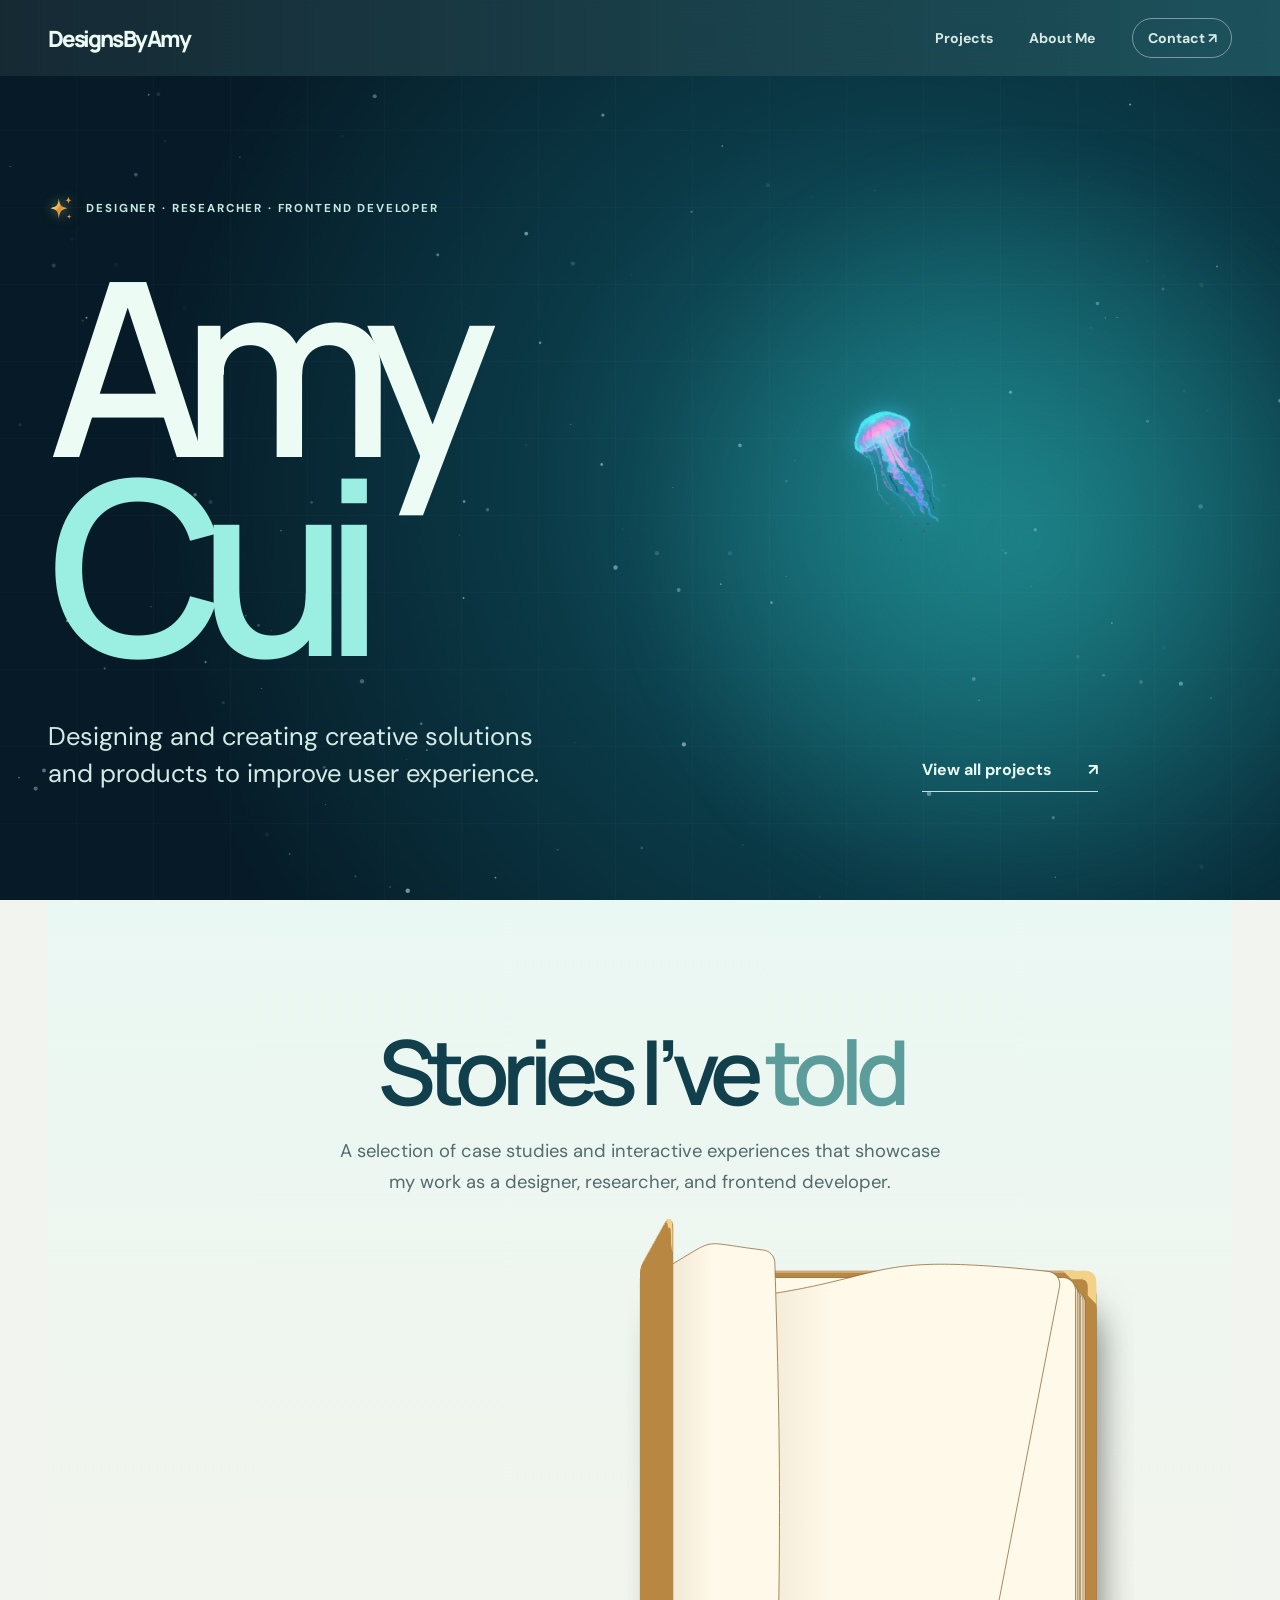
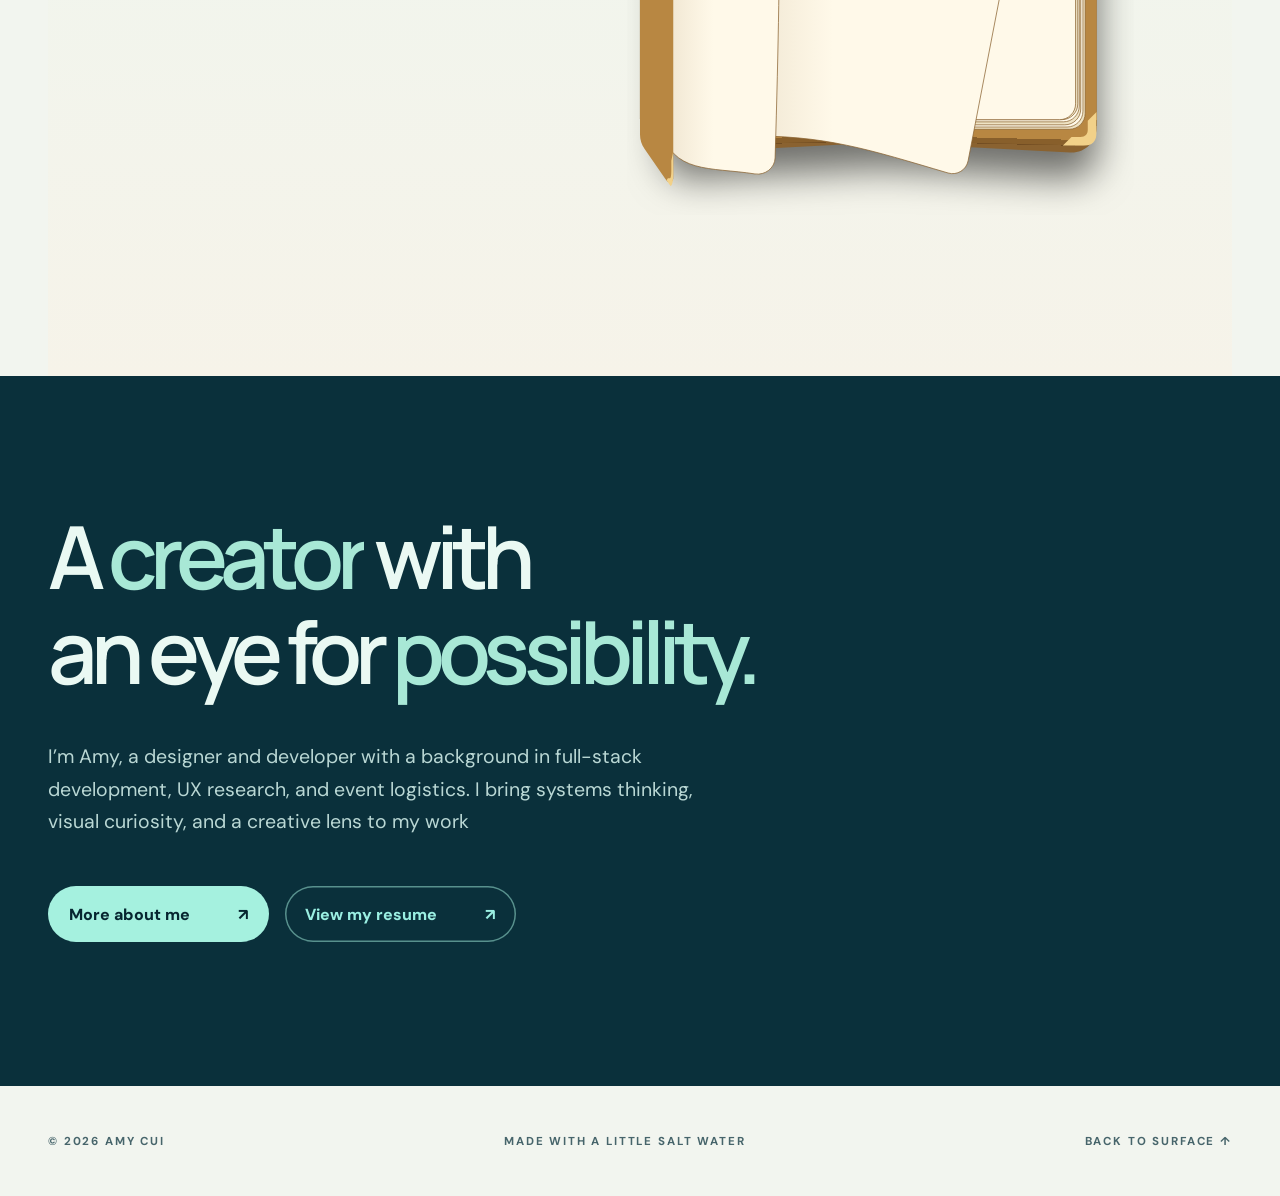
<file: index.html>
<!doctype html>
<html lang="en">
  <head>
    <meta charset="utf-8" />
    <meta name="viewport" content="width=device-width,initial-scale=1" />
    <meta name="theme-color" content="#061b27" />
    <meta
      name="description"
      content="Amy Cui — designer, researcher, and frontend developer."
    />
    <title>Amy Cui — Design in motion</title>
    <link rel="stylesheet" href="styles.css?v=48" />
    <script src="script.js?v=47" defer></script>
  </head>
  <body class="home-page">
    <a class="skip-link" href="#featured">Skip to featured projects</a>
    <div class="intro" aria-hidden="true">
      <div
        class="amy-puzzle"
        role="img"
        aria-label="Puzzle pieces spelling Amy Cui"
      >
        <svg class="puzzle-piece p1" viewBox="0 0 100 100">
          <path
            d="M8 8 H100 v27 c11.28,-13.95 24,-2.1 24,15s-12.72,28.95 -24,15 v27 H8 V8 z"
          />
          <text x="50" y="62">A</text></svg
        ><svg class="puzzle-piece p2" viewBox="0 0 100 100">
          <path
            d="M0 8 H100 v27 c11.28,-13.95 24,-2.1 24,15s-12.72,28.95 -24,15 v27 H0 v-27 c11.28,13.95 24,2.1 24,-15s-12.72,-28.95 -24,-15 v-27 z"
          />
          <text x="50" y="62">M</text></svg
        ><svg class="puzzle-piece p3" viewBox="0 0 100 100">
          <path
            d="M0 8 H92 V92 H0 v-27 c11.28,13.95 24,2.1 24,-15s-12.72,-28.95 -24,-15 v-27 z"
          />
          <text x="50" y="62">Y</text></svg
        ><svg class="puzzle-piece p4" viewBox="0 0 100 100">
          <path
            d="M8 8 H100 v27 c11.28,-13.95 24,-2.1 24,15s-12.72,28.95 -24,15 v27 H8 V8 z"
          />
          <text x="50" y="62">C</text></svg
        ><svg class="puzzle-piece p5" viewBox="0 0 100 100">
          <path
            d="M0 8 H100 v27 c11.28,-13.95 24,-2.1 24,15s-12.72,28.95 -24,15 v27 H0 v-27 c11.28,13.95 24,2.1 24,-15s-12.72,-28.95 -24,-15 v-27 z"
          />
          <text x="50" y="62">U</text></svg
        ><svg class="puzzle-piece p6" viewBox="0 0 100 100">
          <path
            d="M0 8 H92 V92 H0 v-27 c11.28,13.95 24,2.1 24,-15s-12.72,-28.95 -24,-15 v-27 z"
          />
          <text x="50" y="62">I</text>
        </svg>
      </div>
      <span>FINDING MY FIT IN LIFE</span>
    </div>
    <header class="site-nav">
      <div class="wrap nav-inner">
        <a class="logo" href="index.html" aria-label="Designs By Amy home">Designs By Amy</a>
        <nav aria-label="Main navigation">
          <a href="projects.html">Projects</a><a href="about.html">About Me</a><a href="contact.html">Contact <span aria-hidden="true">↗</span></a>
        </nav>
      </div>
    </header>
    <main>
      <section class="hero" id="top" aria-labelledby="hero-title">
        <canvas id="particles" aria-hidden="true"></canvas>
        <div class="hero-glow" aria-hidden="true"></div>
        <div class="hero-jelly" aria-hidden="true">
          <div class="jelly-body">
            <img src="assets/jellyfish.svg" alt="" /><svg
              class="jelly-bolts"
              viewBox="0 0 46.5 63.75"
              fill="none"
              stroke="#fff59a"
              stroke-width="1.2"
            >
              <path d="M2 6l4 3-3 3 4 3" />
              <path d="M44 4l-4 4 3 2-4 4" />
              <path d="M4 30l-4 4 3 2-3 4" />
              <path d="M40 32l4 4-3 2 4 4" />
            </svg>
          </div>
        </div>
        <div class="hero-inner wrap">
          <p class="eyebrow">
            <svg class="sparkle" viewBox="0 0 40 40" aria-hidden="true">
              <defs>
                <linearGradient
                  id="sparkle-metal"
                  x1="0"
                  y1="0"
                  x2=".6"
                  y2=".6"
                  spreadMethod="reflect"
                >
                  <stop offset="0" stop-color="#c4822f" />
                  <stop offset=".4" stop-color="#ffd77f" />
                  <stop offset=".55" stop-color="#fffdf0" />
                  <stop offset=".7" stop-color="#ffc659" />
                  <stop offset="1" stop-color="#d08c33" />
                  <animateTransform
                    attributeName="gradientTransform"
                    type="translate"
                    values="0 0;1.2 1.2"
                    dur="2.4s"
                    repeatCount="indefinite"
                  />
                </linearGradient>
              </defs>
              <path
                fill="url(#sparkle-metal)"
                d="M17 4C18 14 20 17 30 19 20 21 18 24 17 36 16 24 14 21 4 19 14 17 16 14 17 4Z"
              />
              <path
                class="s-small"
                fill="url(#sparkle-metal)"
                d="M32 1C32.5 5 33.5 6 37 6.5 33.5 7 32.5 8 32 12 31.5 8 30.5 7 27 6.5 30.5 6 31.5 5 32 1Z"
              />
              <path
                class="s-small"
                fill="url(#sparkle-metal)"
                d="M33 28C33.4 31 34 31.6 36.5 32 34 32.4 33.4 33 33 36 32.6 33 32 32.4 29.5 32 32 31.6 32.6 31 33 28Z"
              />
            </svg>
            DESIGNER · RESEARCHER · FRONTEND DEVELOPER
          </p>
          <h1 id="hero-title">
            <span>Amy</span><span><em>Cui</em></span>
          </h1>
          <div class="hero-bottom">
            <p>
              Designing and creating creative solutions and products to improve
              user experience.
            </p>
            <a class="explore-link" href="projects.html"
              >View all projects <span>↗</span></a
            >
          </div>
        </div>
      </section>
      <section
        class="book-stories wrap"
        id="featured"
        aria-labelledby="work-title"
      >
        <div class="story-heading reveal">
          <h2 id="work-title">Stories I’ve <em>told</em></h2>
          <p>
            A selection of case studies and interactive experiences that
            showcase my work as a designer, researcher, and frontend developer.
          </p>
        </div>
        <div class="storybook reveal" data-storybook>
          <div class="pixel-book">
            <img class="book-art" src="assets/book-open/0.svg" alt="" aria-hidden="true" width="1440" height="825" />
            <div
              class="book-carousel"
              tabindex="0"
              aria-label="Case studies, scroll sideways to turn the page"
            >
              <section class="book-scene" data-story="0">
                <div class="page-container">
                  <div class="book-left">
                    <img
                      class="book-page-mockup"
                      src="assets/dnd/origin-mockup.webp"
                      alt="Origin character creator shown on a desktop monitor and a phone"
                      width="871"
                      height="825"
                    />
                  </div>
                  <div class="book-right">
                    <h3>Origin</h3>
                    <p>
                      An interactive web experience that allows users to easily create
                      their own Dungeons & Dragons character, with a focus on
                      accessibility and usability.
                    </p>
                    <span class="book-tags"
                      ><b>#Frontend</b><b>#Interaction Design</b><b>#Passion Project</b></span
                    ><a class="book-cta" href="dndcreation.html">View Story <span>↗</span></a>
                  </div>
        </div>
              </section>
              <section class="book-scene" data-story="1">
                <div class="page-container">
                  <div class="book-left"></div>
                  <div class="book-right">
                    <h3>HabitU</h3>
                    <p>
                      A conceptual mobile app that helps users build healthy habits through
                      research-backed habit formation techniques and a
                      personalized experience.
                    </p>
                    <span class="book-tags"
                      ><b>#UX Research</b><b>#Product Design</b
                      ><b>#Student Project</b></span
                    ><a class="book-cta" href="habitu.html">View Story <span>↗</span></a>
                  </div>
                </div>
              </section>
              <section class="book-scene" data-story="2">
                <div class="page-container">
                  <div class="book-left">
                    <div class="book-posters">
                      <img src="assets/Graphic%20Design%20Work/tea-party.webp" alt="Tea party event poster" loading="lazy" />
                      <img src="assets/Graphic%20Design%20Work/galentines.webp" alt="Galentine's event invitation" loading="lazy" />
                      <img src="assets/Graphic%20Design%20Work/picnic-in-the-park.webp" alt="Picnic in the park event poster" loading="lazy" />
                    </div>
                  </div>
                  <div class="book-right">
                    <h3>Graphic Design</h3>
                    <p>
                      Invitations and posters made for the community events I host,
                      from potlucks and picnics to tea parties, each one setting the
                      mood before guests arrive.
                    </p>
                    <span class="book-tags"><b>#Graphic Design</b><b>#Event Branding</b><b>#Print</b></span
                    ><a class="book-cta" href="event-graphics.html">View Story <span>↗</span></a>
                  </div>
                </div>
              </section>
            </div>
            <div
              class="book-popup is-hidden"
              role="img"
              aria-label="HabitU app screens popping out of the page"
            >
              <img
                class="popup-phone-1"
                src="assets/HabitU%20Assets/habitu-phone-1.svg"
                alt=""
              /><img
                class="popup-phone-2"
                src="assets/HabitU%20Assets/habitu-phone-2.svg"
                alt=""
              /><img
                class="popup-phone-3"
                src="assets/HabitU%20Assets/habitu-phone-3.svg"
                alt=""
              />
            </div>
          </div>
          <nav class="book-nav" aria-label="Highlighted stories">
            <button class="book-arrow book-arrow-prev" type="button" aria-label="Previous story"><svg viewBox="0 0 13 11" shape-rendering="crispEdges" aria-hidden="true"><path fill="#5a3a17" d="M5 0h2v1h-2zM4 1h1v1h-1zM6 1h1v1h-1zM3 2h1v1h-1zM6 2h1v1h-1zM2 3h1v1h-1zM6 3h7v1h-7zM1 4h1v1h-1zM12 4h1v1h-1zM0 5h1v1h-1zM12 5h1v1h-1zM1 6h1v1h-1zM12 6h1v1h-1zM2 7h1v1h-1zM6 7h7v1h-7zM3 8h1v1h-1zM6 8h1v1h-1zM4 9h1v1h-1zM6 9h1v1h-1zM5 10h2v1h-2z"/><path fill="#b88742" d="M5 2h1v1h-1zM4 3h2v1h-2zM3 4h4v1h-4zM11 4h1v1h-1zM1 5h11v1h-11zM3 6h4v1h-4zM4 7h2v1h-2zM5 8h1v1h-1z"/><path fill="#f2d189" d="M5 1h1v1h-1zM4 2h1v1h-1zM3 3h1v1h-1zM2 4h1v1h-1zM7 4h4v1h-4z"/><path fill="#8a6230" d="M2 6h1v1h-1zM7 6h5v1h-5zM3 7h1v1h-1zM4 8h1v1h-1zM5 9h1v1h-1z"/></svg></button>
            <span class="book-dots" aria-hidden="true"></span>
            <button class="book-arrow book-arrow-next" type="button" aria-label="Next story"><svg viewBox="0 0 13 11" shape-rendering="crispEdges" aria-hidden="true"><path fill="#5a3a17" d="M5 0h2v1h-2zM4 1h1v1h-1zM6 1h1v1h-1zM3 2h1v1h-1zM6 2h1v1h-1zM2 3h1v1h-1zM6 3h7v1h-7zM1 4h1v1h-1zM12 4h1v1h-1zM0 5h1v1h-1zM12 5h1v1h-1zM1 6h1v1h-1zM12 6h1v1h-1zM2 7h1v1h-1zM6 7h7v1h-7zM3 8h1v1h-1zM6 8h1v1h-1zM4 9h1v1h-1zM6 9h1v1h-1zM5 10h2v1h-2z"/><path fill="#b88742" d="M5 2h1v1h-1zM4 3h2v1h-2zM3 4h4v1h-4zM11 4h1v1h-1zM1 5h11v1h-11zM3 6h4v1h-4zM4 7h2v1h-2zM5 8h1v1h-1z"/><path fill="#f2d189" d="M5 1h1v1h-1zM4 2h1v1h-1zM3 3h1v1h-1zM2 4h1v1h-1zM7 4h4v1h-4z"/><path fill="#8a6230" d="M2 6h1v1h-1zM7 6h5v1h-5zM3 7h1v1h-1zM4 8h1v1h-1zM5 9h1v1h-1z"/></svg></button>
          </nav>
        </div>
      </section>
      <section class="about-section" id="about" aria-labelledby="about-title">
        <div class="wrap about-grid">
          <div>
            <h2 id="about-title">
              <span class="word-article" aria-hidden="true">A</span> <span class="word-cycle" aria-hidden="true"><span><em>creator</em><em data-article="An">artist</em><em>developer</em></span></span><span class="sr-only">A creator, artist and developer</span> with<br />an eye for <em>possibility.</em>
            </h2>
            <p>
              I’m Amy, a designer and developer with a background in full-stack
              development, UX research, and event logistics. I bring systems
              thinking, visual curiosity, and a creative lens to my work
            </p>
            <div class="about-ctas">
              <a class="primary-cta" href="about.html"
                >More about me <span>↗</span></a
              ><a class="primary-cta ghost-cta" href="assets/resume.pdf" target="_blank" rel="noopener"
                >View my resume <span>↗</span></a
              >
            </div>
          </div>
        </div>
      </section>
    </main>
    <footer class="footer wrap">
      <span>© <span id="year">2026</span> AMY CUI</span
      ><span>MADE WITH A LITTLE SALT WATER</span
      ><a href="#top">BACK TO SURFACE ↑</a>
    </footer>
  </body>
</html>
</file>
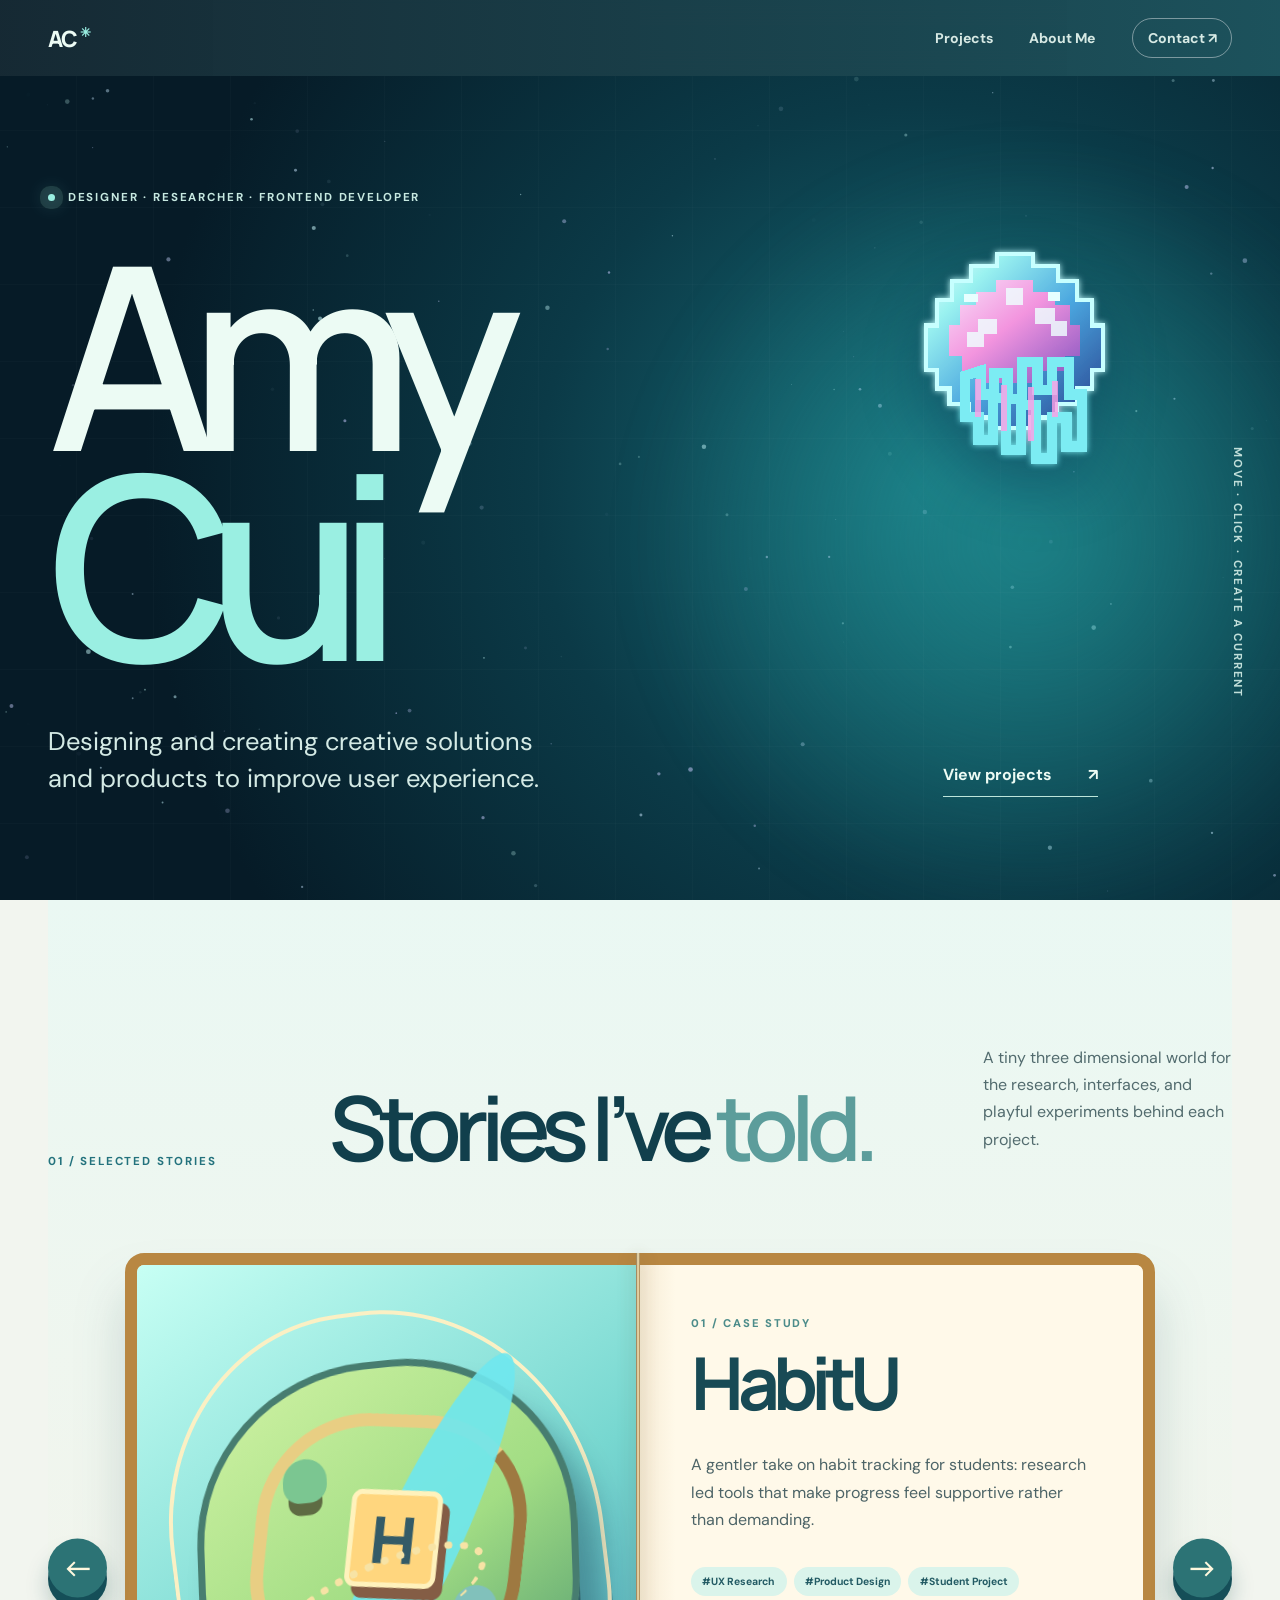
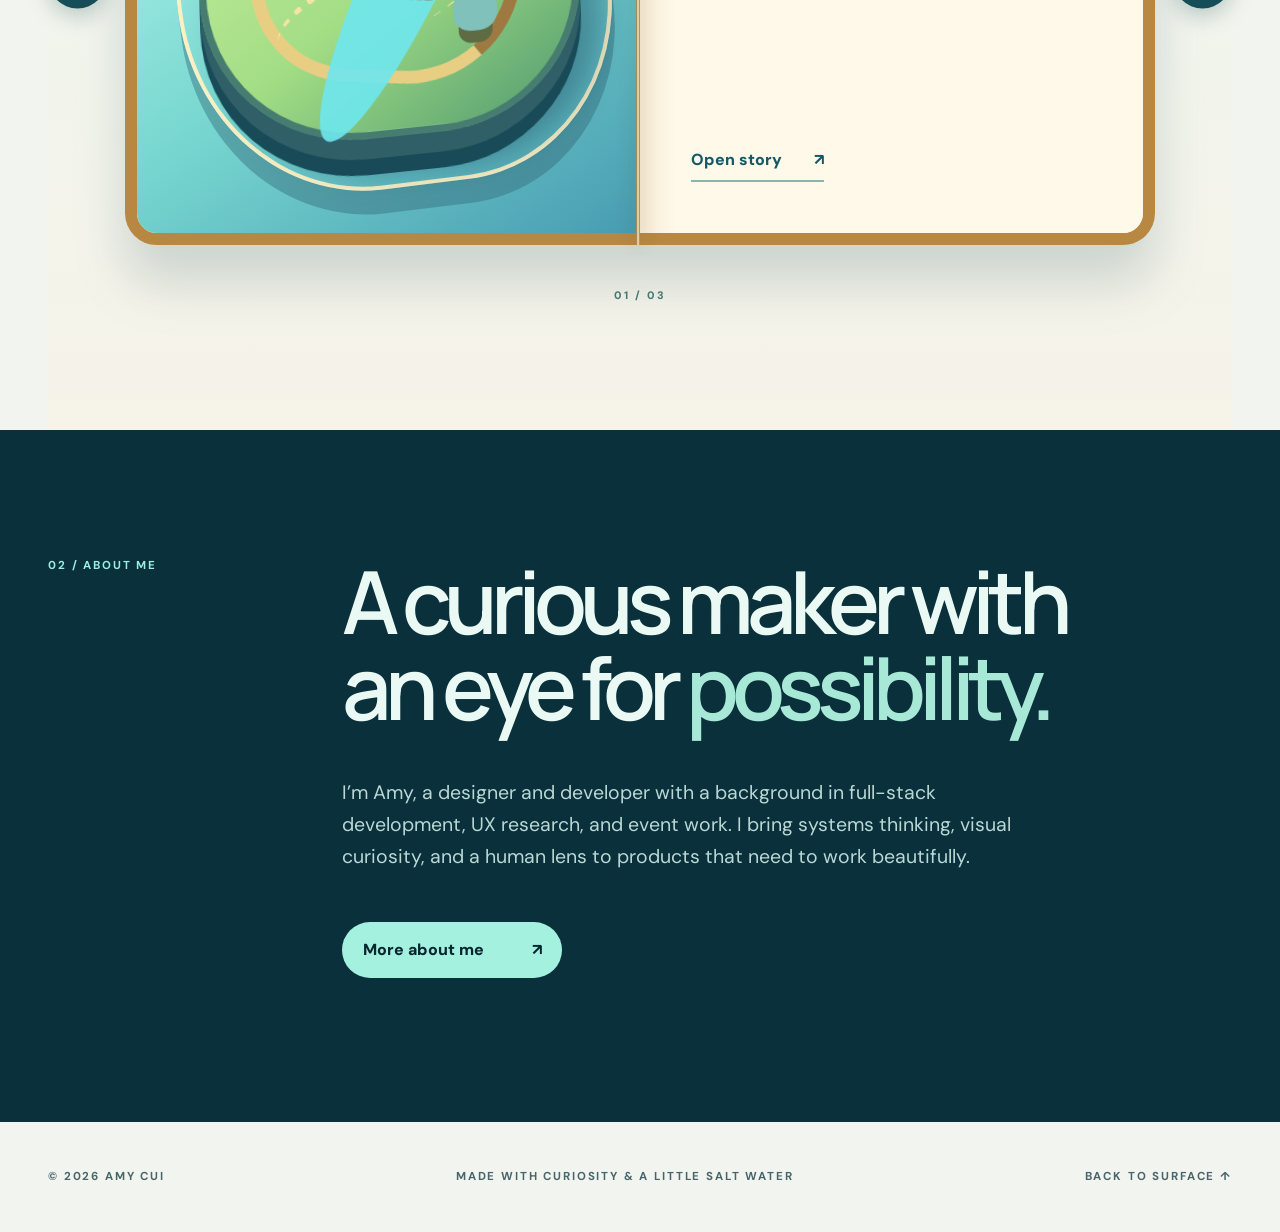
<file: dist/index.html>
<!doctype html>
<html lang="en">
  <head>
    <meta charset="utf-8" />
    <meta name="viewport" content="width=device-width,initial-scale=1" />
    <meta name="theme-color" content="#061b27" />
    <meta
      name="description"
      content="Amy Cui — designer, researcher, and frontend developer."
    />
    <title>Amy Cui — Design in motion</title>
    <link rel="stylesheet" href="styles.css" />
    <script src="script.js" defer></script>
  </head>
  <body class="home-page">
    <a class="skip-link" href="#featured">Skip to featured projects</a>
    <div class="intro" aria-hidden="true">
      <div
        class="amy-puzzle"
        role="img"
        aria-label="Puzzle pieces spelling Amy Cui"
        >
        <svg class="puzzle-piece p1" viewBox="0 0 100 100">
            <path
            d="M8 8 H100 v27 c11.28,-13.95 24,-2.1 24,15s-12.72,28.95 -24,15 v27 H8 V8 z"
            />
            <text x="50" y="62">A</text></svg
        ><svg class="puzzle-piece p2" viewBox="0 0 100 100">
            <path
            d="M0 8 H100 v27 c11.28,-13.95 24,-2.1 24,15s-12.72,28.95 -24,15 v27 H0 v-27 c11.28,13.95 24,2.1 24,-15s-12.72,-28.95 -24,-15 v-27 z"
            />
            <text x="50" y="62">M</text></svg
        ><svg class="puzzle-piece p3" viewBox="0 0 100 100">
            <path
            d="M0 8 H92 V92 H0 v-27 c11.28,13.95 24,2.1 24,-15s-12.72,-28.95 -24,-15 v-27 z"
            />
            <text x="50" y="62">Y</text></svg
        ><svg class="puzzle-piece p4" viewBox="0 0 100 100">
            <path
            d="M8 8 H100 v27 c11.28,-13.95 24,-2.1 24,15s-12.72,28.95 -24,15 v27 H8 V8 z"
            />
            <text x="50" y="62">C</text></svg
        ><svg class="puzzle-piece p5" viewBox="0 0 100 100">
            <path
            d="M0 8 H100 v27 c11.28,-13.95 24,-2.1 24,15s-12.72,28.95 -24,15 v27 H0 v-27 c11.28,13.95 24,2.1 24,-15s-12.72,-28.95 -24,-15 v-27 z"
            />
            <text x="50" y="62">U</text></svg
        ><svg class="puzzle-piece p6" viewBox="0 0 100 100">
            <path
            d="M0 8 H92 V92 H0 v-27 c11.28,13.95 24,2.1 24,-15s-12.72,-28.95 -24,-15 v-27 z"
            />
            <text x="50" y="62">I</text>
        </svg>
    </div>
      <span>FINDING MY FIT IN LIFE</span>
    </div>
    <header class="site-nav">
      <div class="wrap nav-inner">
        <a class="logo" href="index.html" aria-label="Amy Cui home"
          >AC<span>✳</span></a
        >
        <nav aria-label="Main navigation">
          <a href="projects.html" target="_blank" rel="noopener">Projects</a
          ><a href="about.html" target="_blank" rel="noopener">About Me</a
          ><a href="contact.html" target="_blank" rel="noopener"
            >Contact <span aria-hidden="true">↗</span></a
          >
        </nav>
      </div>
    </header>
    <main>
      <section class="hero" id="top" aria-labelledby="hero-title">
        <canvas id="particles" aria-hidden="true"></canvas>
        <div class="hero-glow" aria-hidden="true"></div>
        <div class="hero-inner wrap">
          <p class="eyebrow">
            <span class="pulse"></span> DESIGNER · RESEARCHER · FRONTEND
            DEVELOPER
          </p>
          <h1 id="hero-title"><span>Amy</span><span><em>Cui</em><span class="hero-jelly" aria-label="Three dimensional pixel jellyfish" role="img"><svg class="pixel-jelly-svg" viewBox="0 0 240 290" aria-hidden="true"><defs><linearGradient id="cap" x1="0" y1="0" x2="1" y2="1"><stop stop-color="#f3ffff"/><stop offset=".22" stop-color="#9af2f0"/><stop offset=".55" stop-color="#4aa6df"/><stop offset="1" stop-color="#263a88"/></linearGradient><linearGradient id="core" x1="0" y1="0" x2="1" y2="1"><stop stop-color="#ffe0fa"/><stop offset=".45" stop-color="#ff91de"/><stop offset="1" stop-color="#8a51c1"/></linearGradient><filter id="glow"><feGaussianBlur stdDeviation="4" result="blur"/><feMerge><feMergeNode in="blur"/><feMergeNode in="SourceGraphic"/></feMerge></filter></defs><g filter="url(#glow)" shape-rendering="crispEdges"><path d="M29 113V83h18V61h22V43h31V29h42v14h29v18h22v22h18v30h13v52h-13v22h-18v18h-23v16h-32v12H93v-12H67v-16H44v-18H29v-22H16v-52Z" fill="url(#cap)" stroke="#c7ffff" stroke-width="5"/><path d="M56 113V89h19V74h23V60h44v14h25v15h18v24h12v36h-18v18h-26v13H84v-13H59v-18H43v-36Z" fill="url(#core)" opacity=".92"/><path d="M77 105h23v18H84v15H65v-17h12Zm67-13h24v16h14v17h-19v-14h-19Zm-34-23h20v20h-20Z" fill="#efffff" opacity=".82"/><path d="M62 172v48h16v27h17v-49h15v61h18v-53h17v63h19v-48h17v34h18v-61h-15v-38h-20v33h-17v-33h-18v43h-17v-30H96v25H81v-28Z" fill="none" stroke="#7cecf3" stroke-width="12"/><path d="M77 176v44m31-37v54m31-52v63m29-70v42" stroke="#ff9fe6" stroke-width="7" opacity=".8"/><rect x="61" y="76" width="16" height="10" fill="#e7ffff"/><rect x="159" y="74" width="15" height="10" fill="#e7ffff"/></g></svg></span></span></h1>
          <div class="hero-bottom">
            <p>
              Designing and creating creative solutions and products to improve
              user experience.
            </p>
            <a
              class="explore-link"
              href="projects.html"
              target="_blank"
              rel="noopener"
              >View projects <span>↗</span></a
            >
          </div>
        </div>
        <div class="hero-side-note" aria-hidden="true">
          MOVE · CLICK · CREATE A CURRENT
        </div>
      </section>
      <section class="book-stories wrap" id="featured" aria-labelledby="work-title"><div class="story-heading reveal"><p class="label">01 / SELECTED STORIES</p><h2 id="work-title">Stories I’ve <em>told.</em></h2><p>A tiny three dimensional world for the research, interfaces, and playful experiments behind each project.</p></div><div class="storybook reveal" data-storybook><button class="book-arrow book-arrow-prev" type="button" aria-label="Previous story">←</button><div class="book-shell"><div class="book-spread"><section class="book-scene is-active" data-story="0"><div class="book-left"><div class="island island-habitu"><i class="island-tree tree-a"></i><i class="island-tree tree-b"></i><i class="island-river"></i><i class="island-card">H</i><i class="island-path"></i></div></div><div class="book-right"><span class="book-index">01 / CASE STUDY</span><h3>HabitU</h3><p>A gentler take on habit tracking for students: research led tools that make progress feel supportive rather than demanding.</p><span class="book-tags"><b>#UX Research</b><b>#Product Design</b><b>#Student Project</b></span><a href="habitu.html" target="_blank" rel="noopener">Open story <span>↗</span></a></div></section><section class="book-scene" data-story="1"><div class="book-left"><div class="island island-dnd"><i class="island-tree tree-a"></i><i class="island-tree tree-b"></i><i class="island-river"></i><i class="island-card">✦</i><i class="island-path"></i></div></div><div class="book-right"><span class="book-index">02 / INTERACTIVE WEB</span><h3>Character Builder</h3><p>A playful D&amp;D character creation experience that turns complex choices into a more welcoming journey.</p><span class="book-tags"><b>#Frontend</b><b>#Interaction Design</b></span><a href="https://amimi-codes.github.io/DndCharacterCreation/" target="_blank" rel="noopener">Open story <span>↗</span></a></div></section><section class="book-scene" data-story="2"><div class="book-left"><div class="island island-soon"><i class="island-tree tree-a"></i><i class="island-tree tree-b"></i><i class="island-river"></i><i class="island-card">?</i><i class="island-path"></i></div></div><div class="book-right"><span class="book-index">03 / NEXT CHAPTER</span><h3>Under construction</h3><p>The next case study is taking shape. Check back soon for a new story from the studio.</p><span class="book-tags"><b>#Coming Soon</b></span><a href="projects.html" target="_blank" rel="noopener">See all projects <span>↗</span></a></div></section></div></div><button class="book-arrow book-arrow-next" type="button" aria-label="Next story">→</button><p class="book-pagination" aria-live="polite">01 / 03</p></div></section><section class="about-section" id="about" aria-labelledby="about-title">
        <div class="wrap about-grid">
          <p class="label">02 / ABOUT ME</p>
          <div>
            <h2 id="about-title">
              A curious maker with<br />an eye for <em>possibility.</em>
            </h2>
            <p>
              I’m Amy, a designer and developer with a background in full-stack
              development, UX research, and event work. I bring systems
              thinking, visual curiosity, and a human lens to products that need
              to work beautifully.
            </p>
            <a
              class="primary-cta"
              href="about.html"
              target="_blank"
              rel="noopener"
              >More about me <span>↗</span></a
            >
          </div>
        </div>
      </section>
    </main>
    <footer class="footer wrap">
      <span>© <span id="year">2026</span> AMY CUI</span
      ><span>MADE WITH CURIOSITY &amp; A LITTLE SALT WATER</span
      ><a href="#top">BACK TO SURFACE ↑</a>
    </footer>
  </body>
</html>
</file>
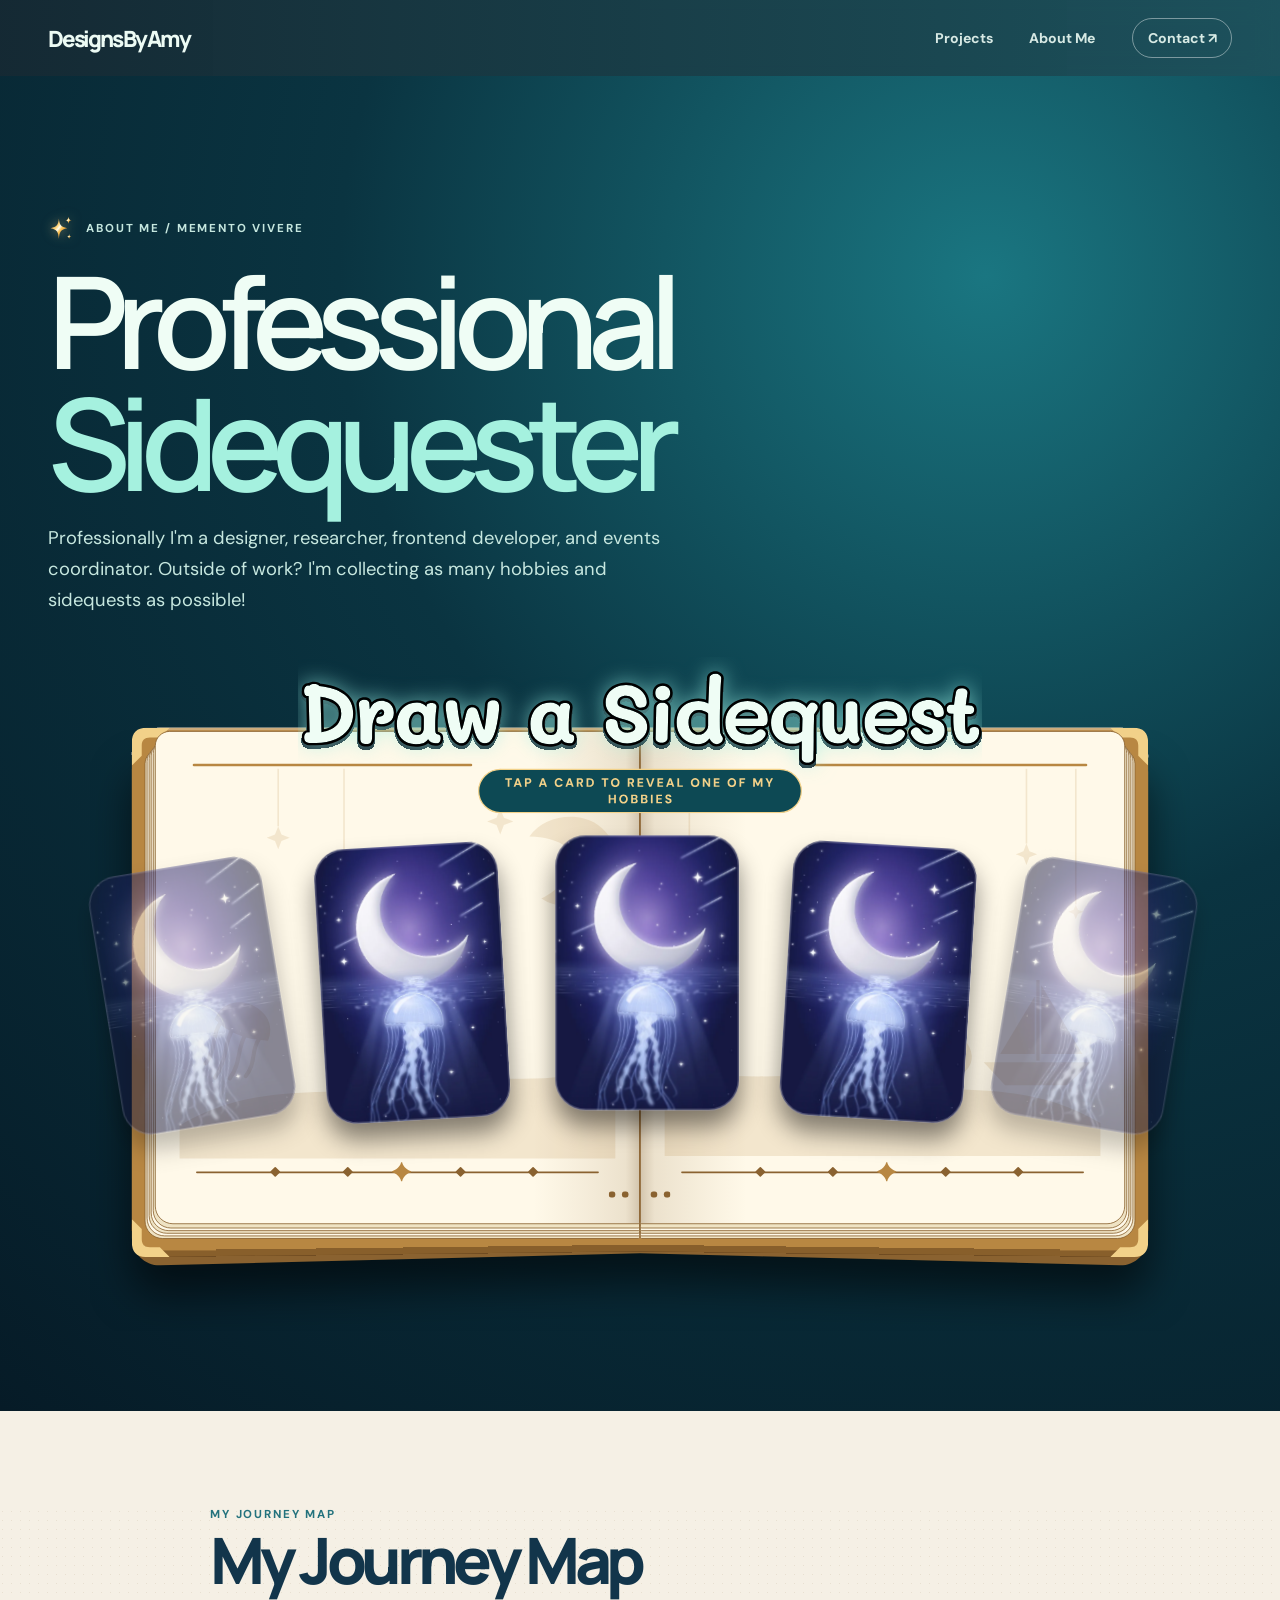
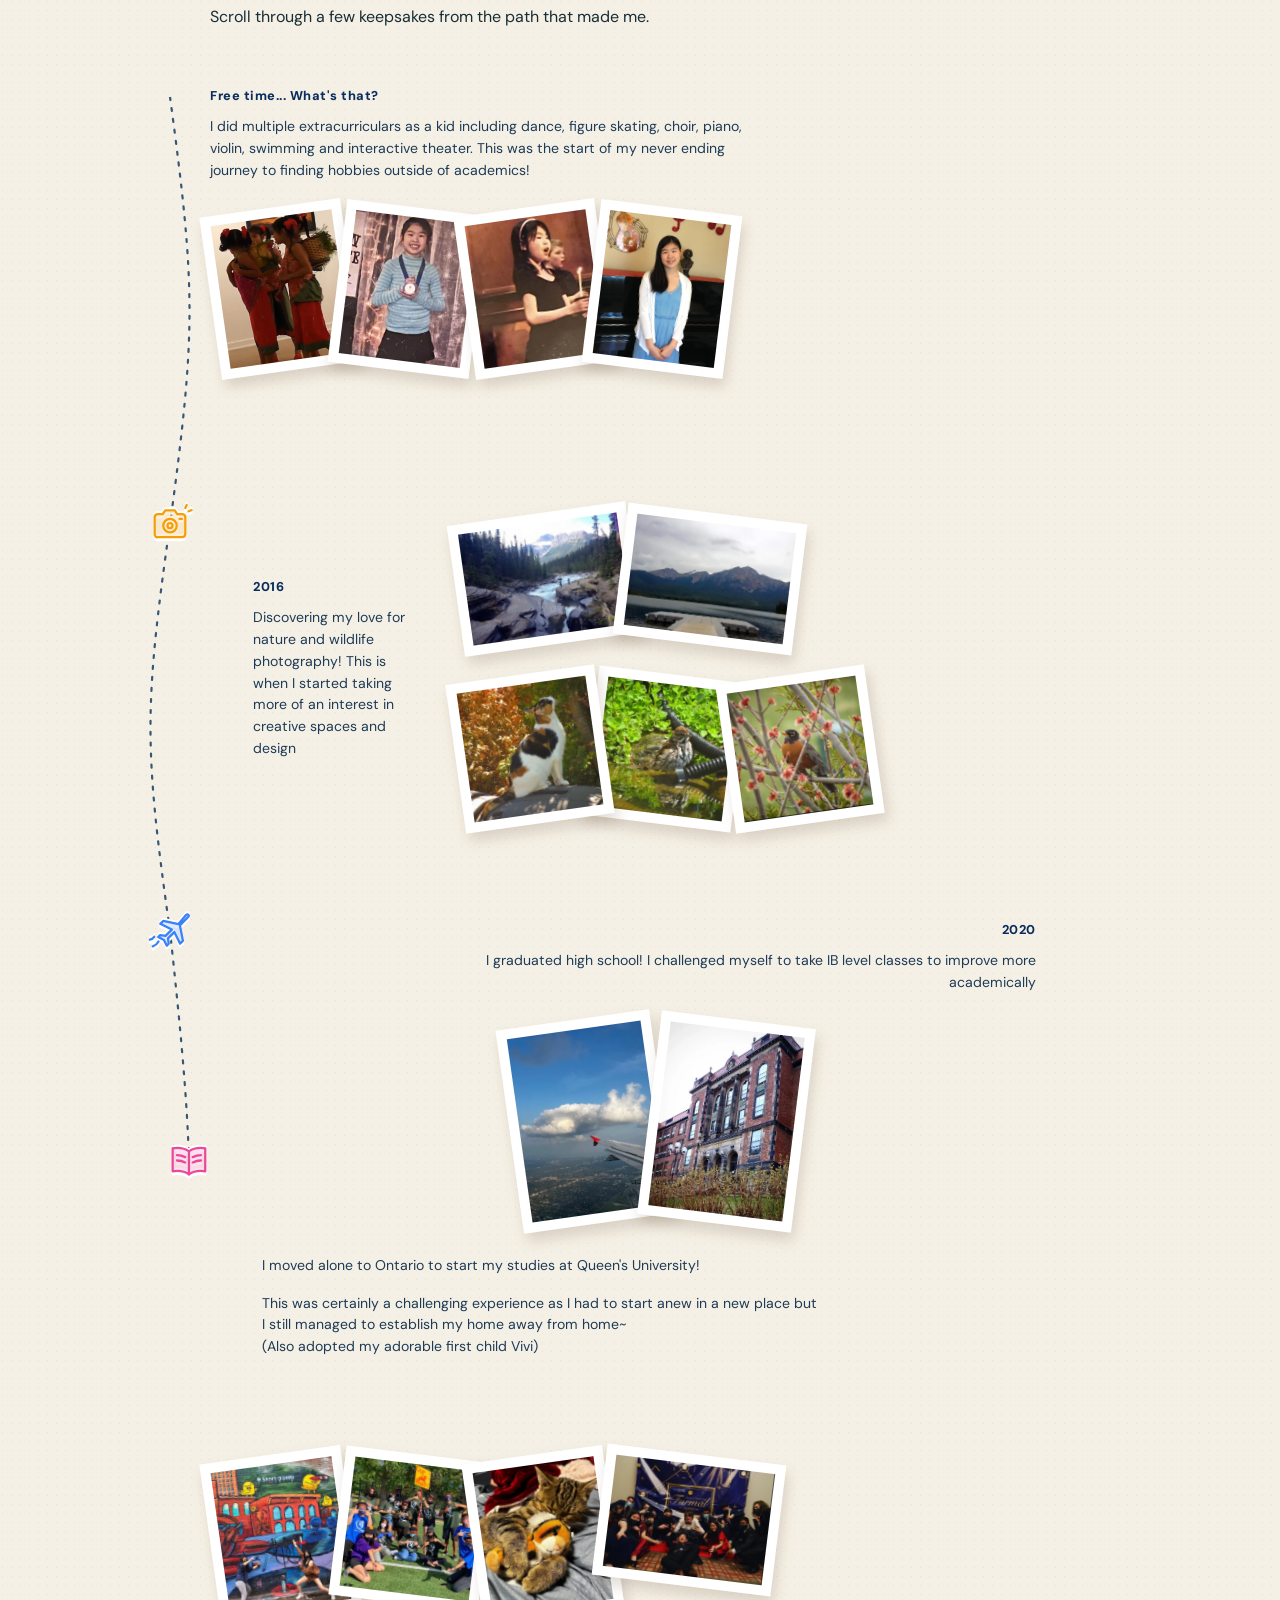
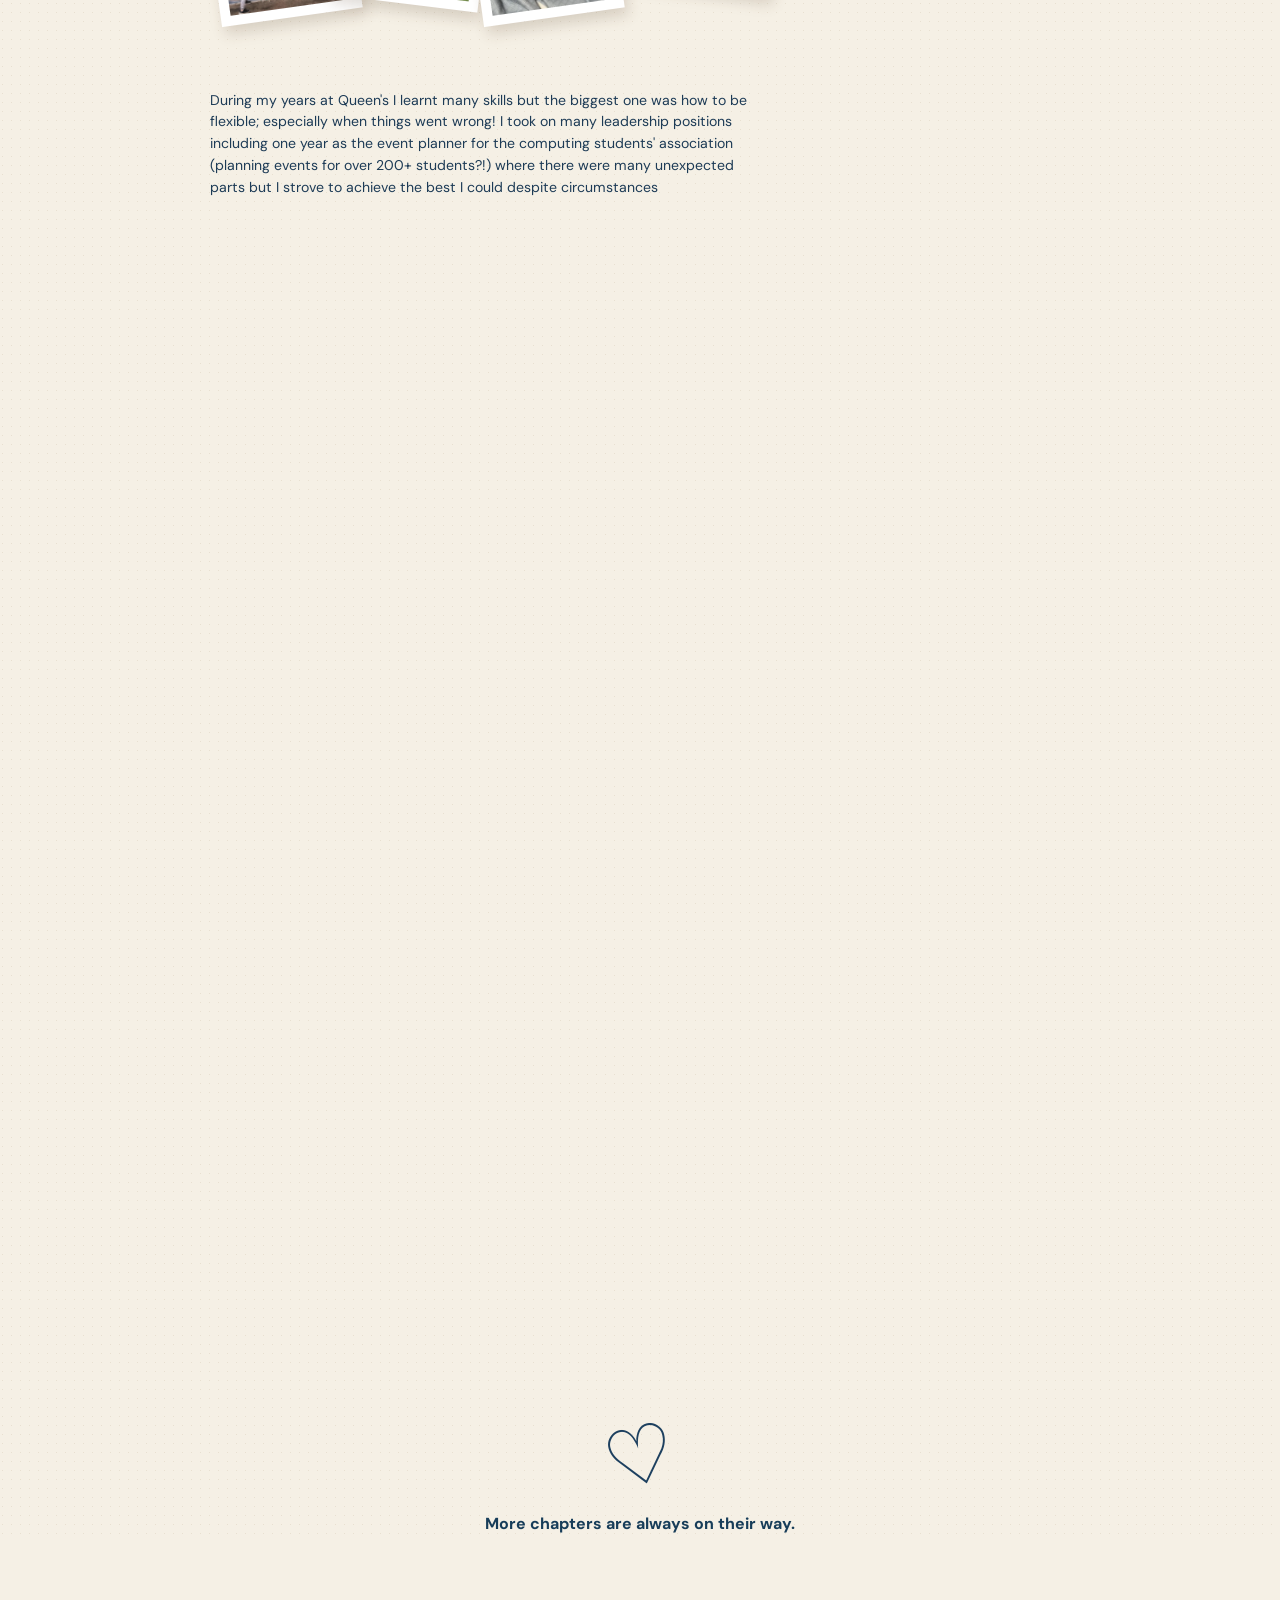
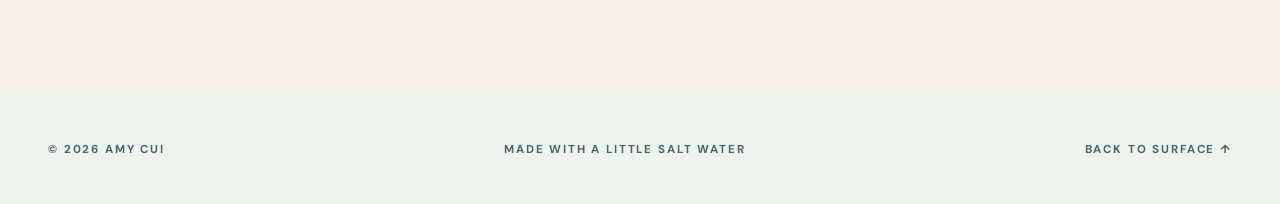
<file: about.html>
<!doctype html>
<html lang="en">
  <head>
    <meta charset="utf-8" />
    <meta name="viewport" content="width=device-width,initial-scale=1" />
    <title>About Me — Amy Cui</title>
    <link rel="stylesheet" href="styles.css?v=48" />
    <script src="script.js?v=47" defer></script>
  </head>
  <body class="about-page">
    <header class="site-nav">
      <div class="wrap nav-inner">
        <a class="logo" href="index.html" aria-label="Designs By Amy home">Designs By Amy</a>
        <nav aria-label="Main navigation">
          <a href="projects.html">Projects</a><a href="about.html">About Me</a><a href="contact.html">Contact <span aria-hidden="true">↗</span></a>
        </nav>
      </div>
    </header>
    <main>
      <section class="page-hero about-hero">
        <div class="wrap">
          <p class="eyebrow">
            <svg class="sparkle" viewBox="0 0 40 40" aria-hidden="true">
              <defs>
                <linearGradient
                  id="sparkle-metal"
                  x1="0"
                  y1="0"
                  x2=".6"
                  y2=".6"
                  spreadMethod="reflect"
                >
                  <stop offset="0" stop-color="#c4822f" />
                  <stop offset=".4" stop-color="#ffd77f" />
                  <stop offset=".55" stop-color="#fffdf0" />
                  <stop offset=".7" stop-color="#ffc659" />
                  <stop offset="1" stop-color="#d08c33" />
                  <animateTransform
                    attributeName="gradientTransform"
                    type="translate"
                    values="0 0;1.2 1.2"
                    dur="2.4s"
                    repeatCount="indefinite"
                  />
                </linearGradient>
              </defs>
              <path
                fill="url(#sparkle-metal)"
                d="M17 4C18 14 20 17 30 19 20 21 18 24 17 36 16 24 14 21 4 19 14 17 16 14 17 4Z"
              />
              <path
                class="s-small"
                fill="url(#sparkle-metal)"
                d="M32 1C32.5 5 33.5 6 37 6.5 33.5 7 32.5 8 32 12 31.5 8 30.5 7 27 6.5 30.5 6 31.5 5 32 1Z"
              />
              <path
                class="s-small"
                fill="url(#sparkle-metal)"
                d="M33 28C33.4 31 34 31.6 36.5 32 34 32.4 33.4 33 33 36 32.6 33 32 32.4 29.5 32 32 31.6 32.6 31 33 28Z"
              />
            </svg> ABOUT ME / MEMENTO VIVERE
          </p>
          <h1>Professional<br /><em>Sidequester</em></h1>
          <p>
            Professionally I'm a designer, researcher, frontend developer, and events coordinator.
            Outside of work? I'm collecting as many hobbies and sidequests as possible!
          </p>
          <section class="tarot" aria-labelledby="tarot-title">
          <div class="tarot-stage">
            <img class="tarot-book" src="assets/about/tarot/book.svg" alt="" width="1440" height="820" />
            <h2 id="tarot-title" class="tarot-title">Draw a sidequest</h2>
            <p class="tarot-sub">Swipe · tap a card</p>
            <!-- One line per hobby: the card front is a 180x270 SVG exported from Figma. The carousel and reveal work for any number of cards. -->
            <ul class="tarot-deck" aria-label="Hobby cards, tap one to reveal it">
            <li data-front="assets/about/tarot/drawing.svg">Drawing</li>
            <li data-front="assets/about/tarot/manga.svg">Manga</li>
            <li data-front="assets/about/tarot/photography.svg">Photography</li>
            <li data-front="assets/about/tarot/musicals.svg">Musicals</li>
            <li data-front="assets/about/tarot/board-games.svg">Board Games</li>
            <li data-front="assets/about/tarot/escape-rooms.svg">Escape Rooms</li>
            <li data-front="assets/about/tarot/rock-climbing.svg">Rock Climbing</li>
            <li data-front="assets/about/tarot/swimming.svg">Swimming</li>
            <li data-front="assets/about/tarot/hosting-events.svg">Hosting Events</li>
            </ul>
            <div class="tarot-dots" aria-hidden="true"></div>
          </div>
        </section>
        </div>
      </section>
      <section class="scrapbook-section" aria-labelledby="journey-title"><div class="scrapbook"><header class="scrapbook-heading"><p class="label">MY JOURNEY MAP</p><h2 id="journey-title">My Journey Map</h2><p>Scroll through a few keepsakes from the path that made me.</p></header><svg class="journey-path" aria-hidden="true"><defs><filter id="wiggle-0"><feTurbulence type="fractalNoise" baseFrequency=".03" numOctaves="3" seed="0" result="n"/><feDisplacementMap in="SourceGraphic" in2="n" scale="5"/></filter><filter id="wiggle-1"><feTurbulence type="fractalNoise" baseFrequency=".03" numOctaves="3" seed="1" result="n"/><feDisplacementMap in="SourceGraphic" in2="n" scale="5"/></filter><filter id="wiggle-2"><feTurbulence type="fractalNoise" baseFrequency=".03" numOctaves="3" seed="2" result="n"/><feDisplacementMap in="SourceGraphic" in2="n" scale="5"/></filter><filter id="wiggle-3"><feTurbulence type="fractalNoise" baseFrequency=".03" numOctaves="3" seed="3" result="n"/><feDisplacementMap in="SourceGraphic" in2="n" scale="5"/></filter><filter id="wiggle-4"><feTurbulence type="fractalNoise" baseFrequency=".03" numOctaves="3" seed="4" result="n"/><feDisplacementMap in="SourceGraphic" in2="n" scale="5"/></filter><mask id="journey-reveal" maskUnits="userSpaceOnUse"><path class="journey-draw" /></mask></defs><path class="journey-line" mask="url(#journey-reveal)" /></svg><span class="journey-icon" style="color:#f59e0b" aria-hidden="true"><svg viewBox="0 0 48 48" stroke="currentColor" stroke-width="2.4" stroke-linecap="round" stroke-linejoin="round" fill="none"><path class="tint" d="M8 17c0-2 1.5-3.5 3.5-3.5h5l2.5-4h10l2.5 4h5c2 0 3.5 1.5 3.5 3.5v17c0 2-1.5 3.5-3.5 3.5h-25C9.5 38 8 36.5 8 34.5z"/><circle cx="24" cy="25.5" r="7"/><circle cx="24" cy="25.5" r="2.6"/><path d="M34 18.5h2.5M40 7l1.4-3M43.5 10.5l3-1.2"/></svg></span><span class="journey-icon" style="color:#3b82f6" aria-hidden="true"><svg viewBox="0 0 48 48" stroke="currentColor" stroke-width="2.4" stroke-linecap="round" stroke-linejoin="round" fill="none"><path class="tint" d="M40.5 7.5c2-2 4.2.2 2.2 2.2l-8.4 8.4 3.2 16-3 3-6-12-6.6 6.6.8 5.6-2 2-3-6-6-3 2-2 5.6.8 6.6-6.6-12-6 3-3 16 3.2z"/><path d="M6 40c3-1 5-3 6-5M3 33c2-.5 3.5-1.5 4.5-3"/></svg></span><span class="journey-icon" style="color:#ec4899" aria-hidden="true"><svg viewBox="0 0 48 48" stroke="currentColor" stroke-width="2.4" stroke-linecap="round" stroke-linejoin="round" fill="none"><path class="tint" d="M24 14c-4.5-3.2-10.5-4.2-17-3.2v24c6.5-1 12.5 0 17 3.2 4.5-3.2 10.5-4.2 17-3.2v-24c-6.5-1-12.5 0-17 3.2z"/><path d="M24 14v24M11.5 18c3 0 5.8.6 8.5 2M11.5 23.5c3 0 5.8.6 8.5 2M28 20c2.7-1.4 5.5-2 8.5-2M28 25.5c2.7-1.4 5.5-2 8.5-2"/></svg></span><span class="journey-icon" style="color:#8b5cf6" aria-hidden="true"><svg viewBox="0 0 48 48" stroke="currentColor" stroke-width="2.4" stroke-linecap="round" stroke-linejoin="round" fill="none"><path class="tint" d="M4 19l20-9 20 9-20 9z"/><path d="M12 22.5v9c0 3 5.4 5.5 12 5.5s12-2.5 12-5.5v-9M44 19v11"/><path d="M41.6 35.5l2.4-5 2.4 5z" fill="currentColor"/></svg></span><span class="journey-icon" style="color:#f43f5e" aria-hidden="true"><svg viewBox="0 0 48 48" stroke="currentColor" stroke-width="2.4" stroke-linecap="round" stroke-linejoin="round" fill="none"><path class="tint" d="M7 41l9-24 15 15z"/><path d="M12 30l6 6M14 24l10 10M24 13c1-3 3-5 6-5M33 17l7-4M35 25c3-1 6 0 8 2M30 7l1-3M42 19h3"/><circle cx="38" cy="8" r="1.2" fill="currentColor"/><circle cx="44" cy="31" r="1.2" fill="currentColor"/></svg></span><article class="scrap-memory memory-early stack"><div class="scrap-copy"><span class="scrap-year">Free time... What's that?</span><p>I did multiple extracurriculars as a kid including dance, figure skating, choir, piano, violin, swimming and interactive theater. This was the start of my never ending journey to finding hobbies outside of academics!</p></div><div class="scrap-photos photo-cluster-four"><figure class="photo-placeholder has-photo tilt-left"><img src="assets/about/childhood-dance.webp" alt="Amy in a dance costume with her dance group" loading="lazy" /></figure><figure class="photo-placeholder has-photo tilt-right"><img src="assets/about/childhood-skating.webp" alt="Amy at a skating competition with a medal" loading="lazy" style="object-position:top" /></figure><figure class="photo-placeholder has-photo tilt-left"><img src="assets/about/childhood-singing.webp" alt="Amy singing in a choir performance" loading="lazy" /></figure><figure class="photo-placeholder has-photo tilt-right"><img src="assets/about/childhood-piano.webp" alt="Amy standing by a piano" loading="lazy" /></figure></div></article><article class="scrap-memory memory-nature"><div class="scrap-copy"><span class="scrap-year">2016</span><p>Discovering my love for nature and wildlife photography! This is when I started taking more of an interest in creative spaces and design</p></div><div class="scrap-photos photo-cluster-many"><figure class="photo-placeholder has-photo landscape tilt-left"><img src="assets/about/photography-2.webp" alt="A river running through a rocky canyon in the mountains" loading="lazy" /></figure><figure class="photo-placeholder has-photo landscape tilt-right"><img src="assets/about/photography-1.webp" alt="Mountains over a calm lake with a dock" loading="lazy" /></figure><span class="photo-break"></span><figure class="photo-placeholder has-photo square tilt-left"><img src="assets/about/photography-4.webp" alt="A calico cat sitting among autumn leaves" loading="lazy" /></figure><figure class="photo-placeholder has-photo square tilt-right"><img src="assets/about/photography-5.webp" alt="A sparrow bathing in a garden pond" loading="lazy" /></figure><figure class="photo-placeholder has-photo square tilt-left"><img src="assets/about/photography-6.webp" alt="A robin perched in a blossoming tree" loading="lazy" /></figure></div></article><article class="scrap-memory memory-2020 stack"><div class="scrap-copy align-right"><span class="scrap-year">2020</span><p>I graduated high school! I challenged myself to take IB level classes to improve more academically</p></div><div class="scrap-photos photo-cluster-two"><figure class="photo-placeholder has-photo tall tilt-left"><img src="assets/about/moving.webp" alt="The view from a plane window over the clouds" loading="lazy" /></figure><figure class="photo-placeholder has-photo tall tilt-right"><img src="assets/about/highschool.webp" alt="A red brick school building" loading="lazy" /></figure></div><div class="scrap-copy"><p>I moved alone to Ontario to start my studies at Queen's University!</p><p>This was certainly a challenging experience as I had to start anew in a new place but I still managed to establish my home away from home~<br />(Also adopted my adorable first child Vivi)</p></div></article><article class="scrap-memory memory-community stack"><div class="scrap-photos photo-cluster-many"><figure class="photo-placeholder has-photo tilt-left"><img src="assets/about/queens-1.webp" alt="Amy and a friend posing in front of a colourful mural" loading="lazy" /></figure><figure class="photo-placeholder has-photo square tilt-right"><img src="assets/about/queens-2.webp" alt="A group of students posing on a field at a Queen’s event" loading="lazy" /></figure><figure class="photo-placeholder has-photo tilt-left"><img src="assets/about/queens-3.webp" alt="Vivi the cat curled up with a stuffed tiger" loading="lazy" /></figure><figure class="photo-placeholder has-photo landscape tilt-right"><img src="assets/about/queens-4.webp" alt="Friends at the Queen’s Computing Formal 2022" loading="lazy" /></figure></div><div class="scrap-copy"><p>During my years at Queen's I learnt many skills but the biggest one was how to be flexible; especially when things went wrong! I took on many leadership positions including one year as the event planner for the computing students' association (planning events for over 200+ students?!) where there were many unexpected parts but I strove to achieve the best I could despite circumstances</p></div></article><article class="scrap-memory memory-2025"><div class="scrap-copy"><span class="scrap-year">2025</span><p>I completed a bachelor's degree in Fundamental Computation at Queen's University with high honors and a professional full-stack development internship at Point Lepreau! During my internship I realized one major flaw in the development of most technologies... although there are many skilled programmers, many do not consider the design of their systems and their potential impacts!</p><p>This kickstarted my interest in human interaction with technology. I then decided to pursue further studies into the field of User Experience at University of Toronto</p></div><div class="speech-row"><p class="speech-bubble"><svg viewBox="0 0 220 170" aria-hidden="true"><path d="M62 130C22 116 8 84 13 59 22 23 68 9 112 10c48 2 92 22 94 62 2 40-46 64-96 66-14 0-26-2-34-4l-6 26z"/><path d="M58 128C20 112 11 82 16 57 26 21 72 12 114 13c46 2 89 24 89 61 0 38-45 61-93 61-15 0-26-1-35-4l-5 24z"/></svg><span>So this is where we're at now right?</span></p><p class="speech-bubble speech-reply"><svg viewBox="0 0 220 170" aria-hidden="true"><path d="M62 130C22 116 8 84 13 59 22 23 68 9 112 10c48 2 92 22 94 62 2 40-46 64-96 66-14 0-26-2-34-4l-6 26z"/><path d="M58 128C20 112 11 82 16 57 26 21 72 12 114 13c46 2 89 24 89 61 0 38-45 61-93 61-15 0-26-1-35-4l-5 24z"/></svg><span>Nope!</span></p></div><p class="scrap-closing"><u>With complacency comes comfort with the mundane</u>. I decided to challenge myself to confront my fears and to do activities that were outside my comfort zone to learn new skills, improve my existing ones or just to try something new!</p></article><article class="scrap-memory memory-ux stack"><div class="scrap-copy"><span class="scrap-year">2026</span><p>After leaving Queen's I started to miss the event space. I would host monthly events with friends but it didn't feel challenging enough...</p><p>And so I joined Canada Super Collectibles (Canadian Events Organization) as a contractor! I started working with their logistics team to do floor planning for events and eventually started becoming a Jack-Of-All Trades: marketing, outreach, logistics, staffing~</p></div><div class="scrap-photos photo-cluster-two" aria-label="Photos still to come"><figure class="photo-placeholder mystery tall tilt-left"><span aria-hidden="true">?</span></figure><figure class="photo-placeholder mystery tall tilt-right"><span aria-hidden="true">?</span></figure></div></article><div class="scrapbook-end reveal"><span class="scribble-heart">♡</span><p>More chapters are always on their way.</p></div></div></section>
    </main>
    <footer class="footer wrap">
      <span>© <span id="year">2026</span> AMY CUI</span
      ><span>MADE WITH A LITTLE SALT WATER</span
      ><a href="#top">BACK TO SURFACE ↑</a>
    </footer>
  </body>
</html>
</file>
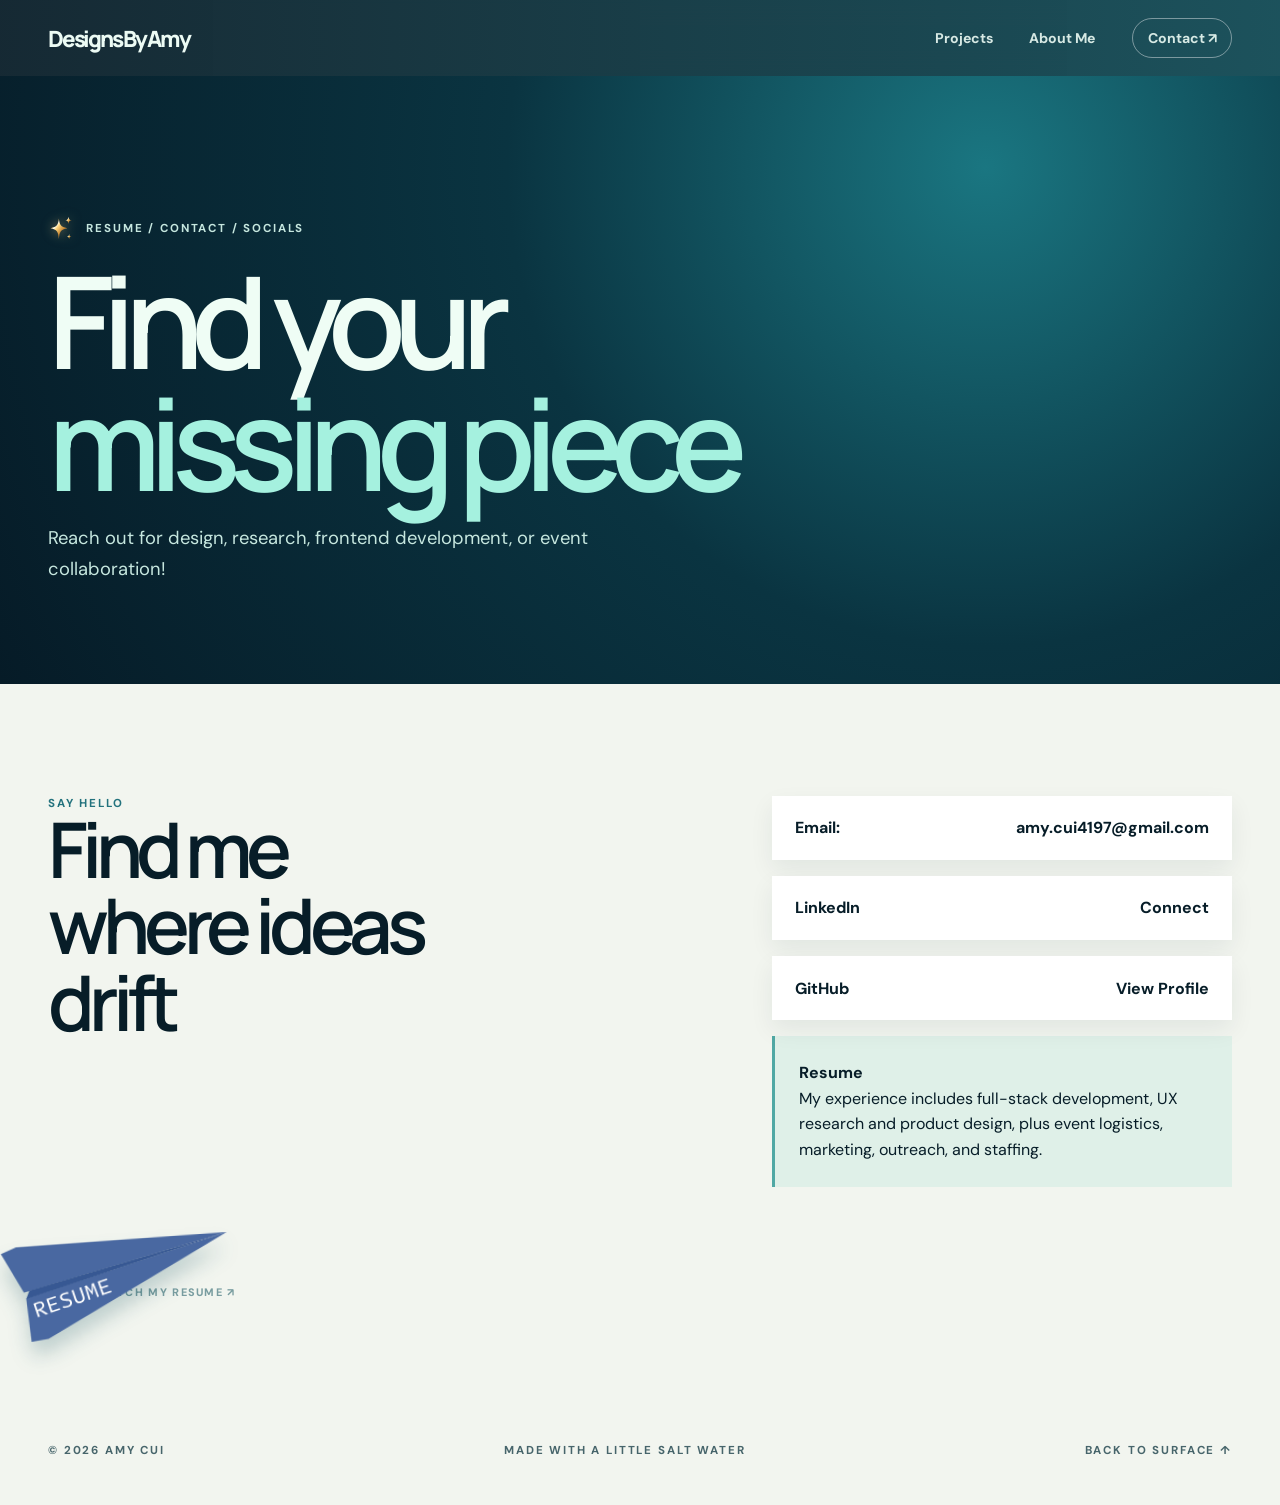
<file: contact.html>
<!doctype html>
<html lang="en">
  <head>
    <meta charset="utf-8" />
    <meta name="viewport" content="width=device-width,initial-scale=1" />
    <title>Contact — Amy Cui</title>
    <link rel="stylesheet" href="styles.css?v=48" />
    <script src="script.js?v=47" defer></script>
  </head>
  <body>
    <header class="site-nav">
      <div class="wrap nav-inner">
        <a class="logo" href="index.html" aria-label="Designs By Amy home">Designs By Amy</a>
        <nav aria-label="Main navigation">
          <a href="projects.html">Projects</a><a href="about.html">About Me</a><a href="contact.html">Contact <span aria-hidden="true">↗</span></a>
        </nav>
      </div>
    </header>
    <main>
      <section class="page-hero">
        <div class="wrap">
          <p class="eyebrow"><svg class="sparkle" viewBox="0 0 40 40" aria-hidden="true">
              <defs>
                <linearGradient
                  id="sparkle-metal"
                  x1="0"
                  y1="0"
                  x2=".6"
                  y2=".6"
                  spreadMethod="reflect"
                >
                  <stop offset="0" stop-color="#c4822f" />
                  <stop offset=".4" stop-color="#ffd77f" />
                  <stop offset=".55" stop-color="#fffdf0" />
                  <stop offset=".7" stop-color="#ffc659" />
                  <stop offset="1" stop-color="#d08c33" />
                  <animateTransform
                    attributeName="gradientTransform"
                    type="translate"
                    values="0 0;1.2 1.2"
                    dur="2.4s"
                    repeatCount="indefinite"
                  />
                </linearGradient>
              </defs>
              <path
                fill="url(#sparkle-metal)"
                d="M17 4C18 14 20 17 30 19 20 21 18 24 17 36 16 24 14 21 4 19 14 17 16 14 17 4Z"
              />
              <path
                class="s-small"
                fill="url(#sparkle-metal)"
                d="M32 1C32.5 5 33.5 6 37 6.5 33.5 7 32.5 8 32 12 31.5 8 30.5 7 27 6.5 30.5 6 31.5 5 32 1Z"
              />
              <path
                class="s-small"
                fill="url(#sparkle-metal)"
                d="M33 28C33.4 31 34 31.6 36.5 32 34 32.4 33.4 33 33 36 32.6 33 32 32.4 29.5 32 32 31.6 32.6 31 33 28Z"
              />
            </svg> RESUME / CONTACT / SOCIALS</p>
          <h1>Find your<br /><em>missing piece</em></h1>
          <p>Reach out for design, research, frontend development, or event collaboration!</p>
        </div>
      </section>
      <section class="page-content wrap contact-grid">
        <div>
          <p class="label">SAY HELLO</p>
          <h2>Find me<br />where ideas<br />drift</h2>
          <div class="resume-flight" aria-label="Resume">
            <a class="resume-airplane" href="assets/resume.pdf" target="_blank" rel="noopener" aria-label="Open Amy Cui's resume (PDF, opens in a new tab)" title="Open resume">
              <img class="resume-plane-svg" src="assets/resume-plane.svg" alt="" aria-hidden="true" />
            </a>
            <span class="resume-flight-hint">Catch my resume ↗</span>
          </div>
        </div>
        <div>
          <div class="contact-list">
            <a href="mailto:amy.cui4197@gmail.com"><span>Email: </span><span>amy.cui4197@gmail.com</span></a>
            <a href="https://www.linkedin.com/in/amy-cui-linked/"><span>LinkedIn</span><span>Connect</span></a>
            <a href="https://github.com/Amimi-Codes"><span>GitHub</span><span>View Profile</span></a>
          </div>
          <p class="resume-note"><strong>Resume</strong><br />My experience includes full-stack development, UX research and product design, plus event logistics, marketing, outreach, and staffing.</p>
        </div>
      </section>
    </main>
    <footer class="footer wrap">
      <span>© <span id="year">2026</span> AMY CUI</span
      ><span>MADE WITH A LITTLE SALT WATER</span
      ><a href="#top">BACK TO SURFACE ↑</a>
    </footer>
  </body>
</html>
</file>
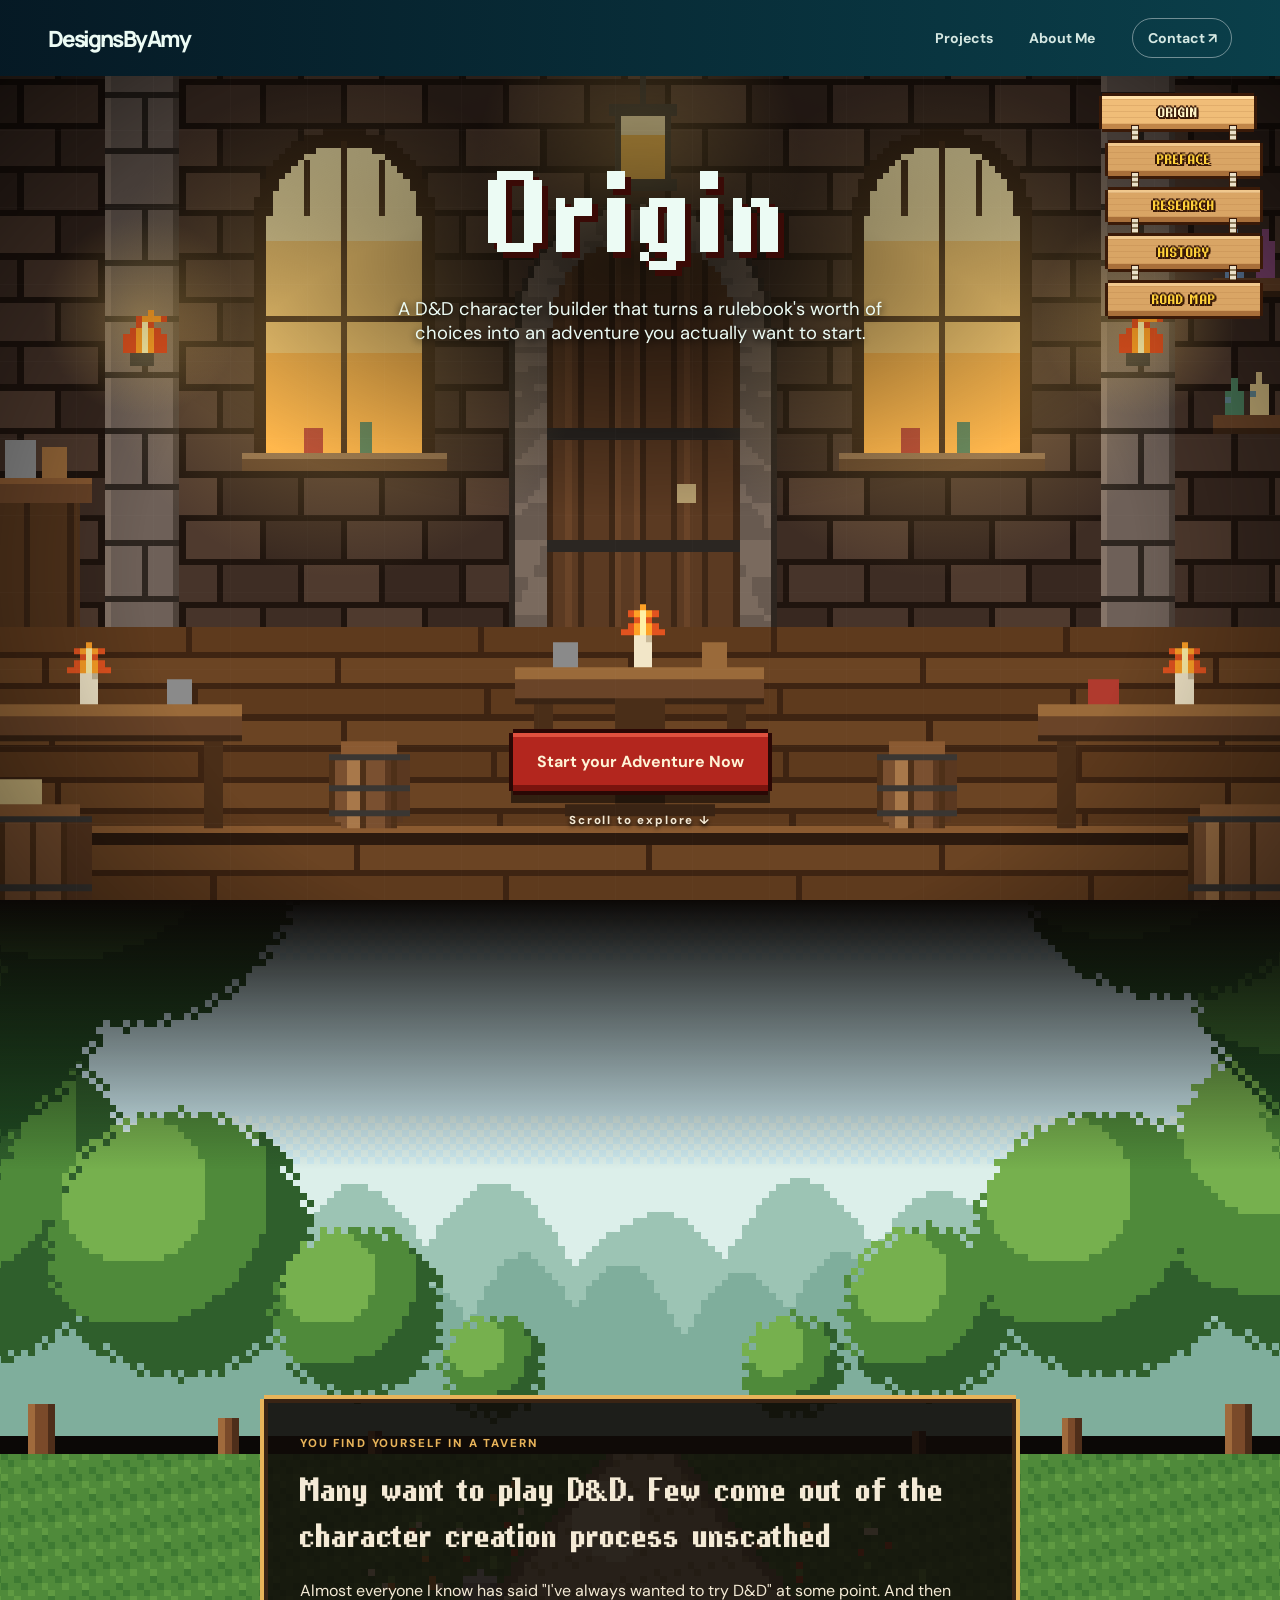
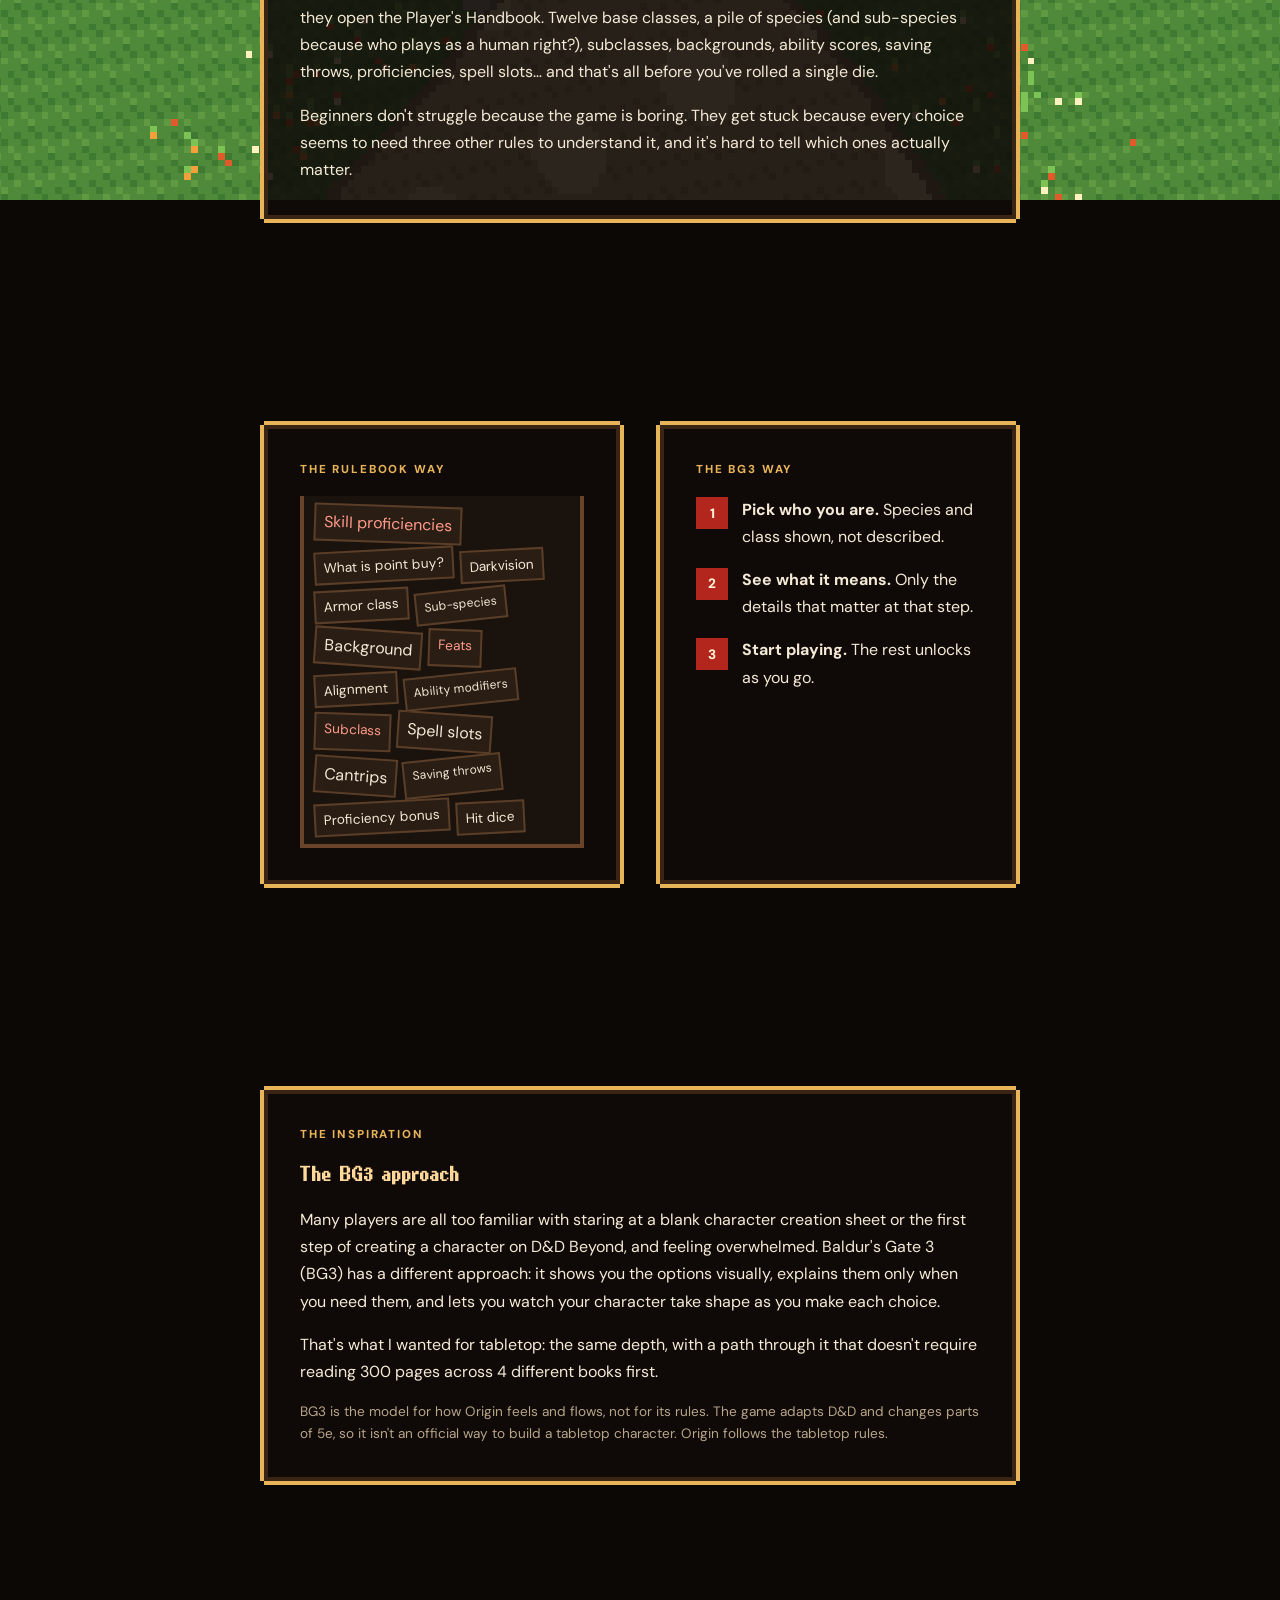
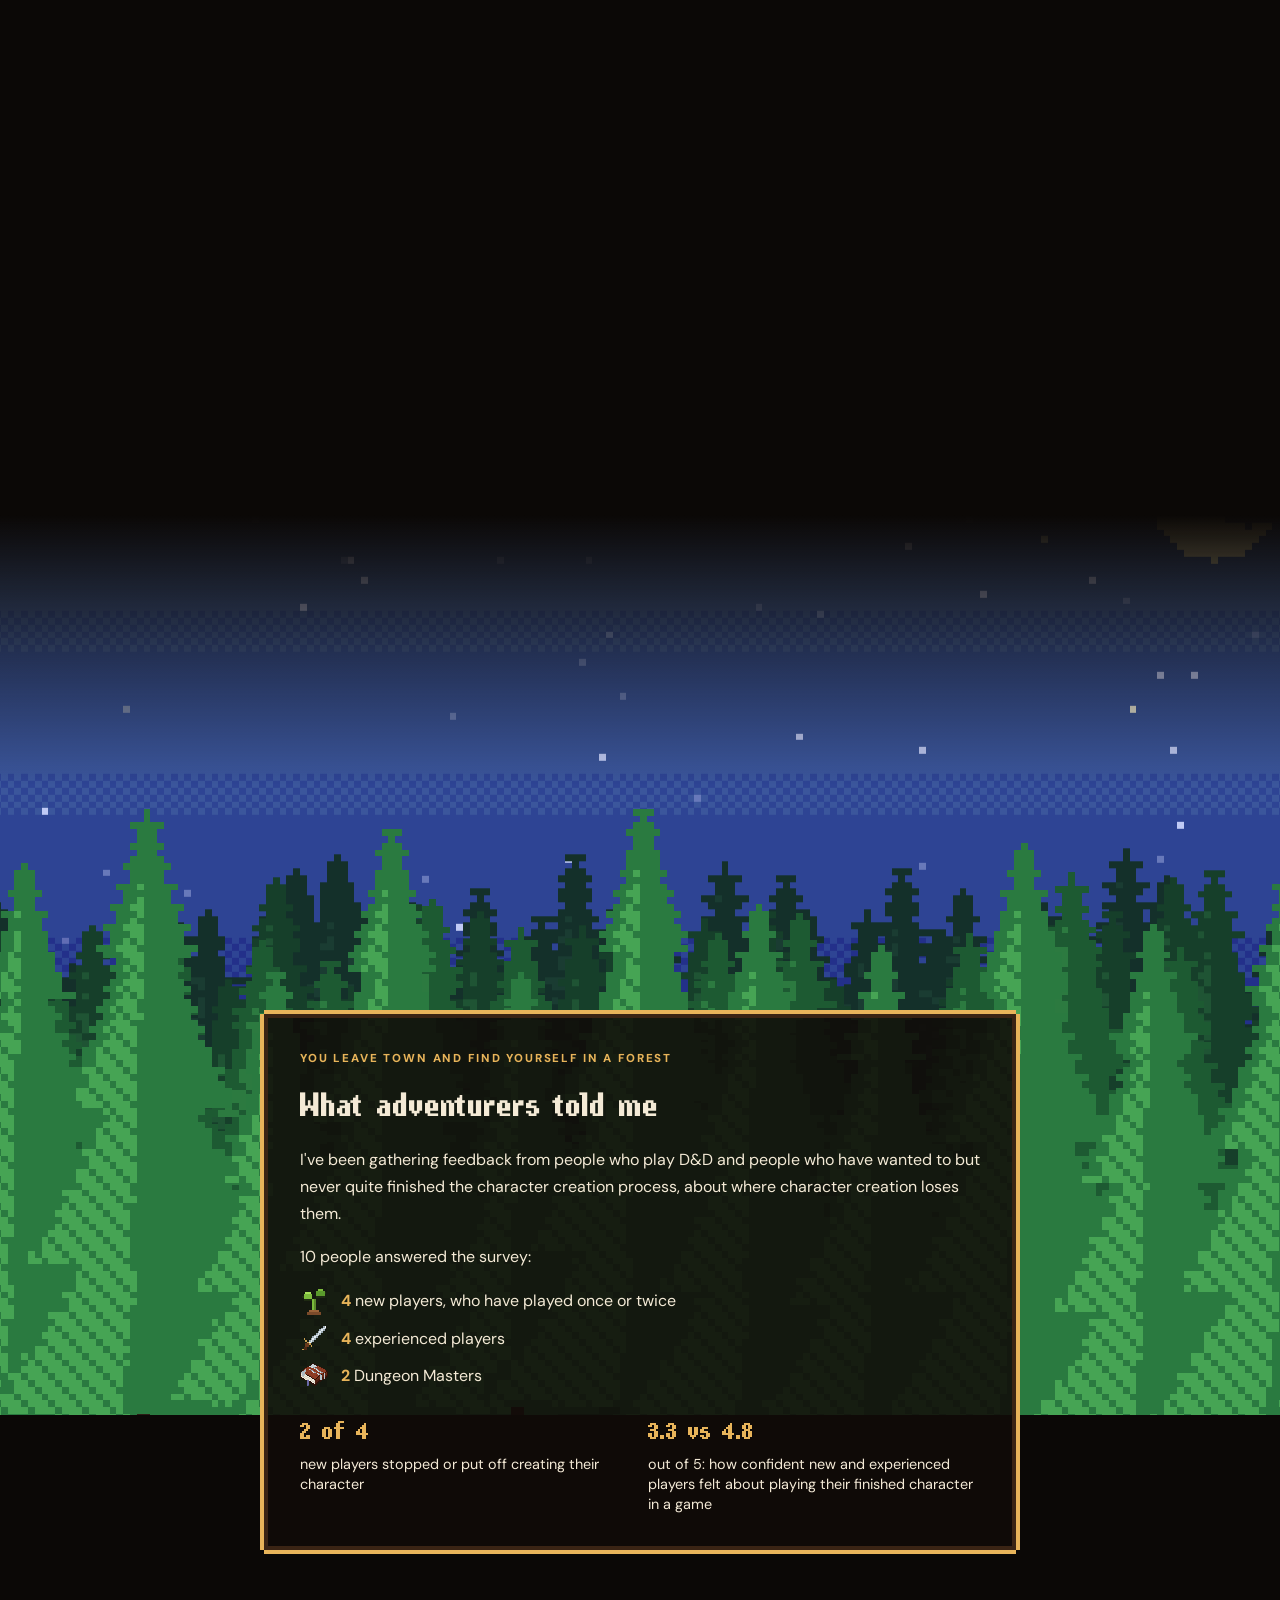
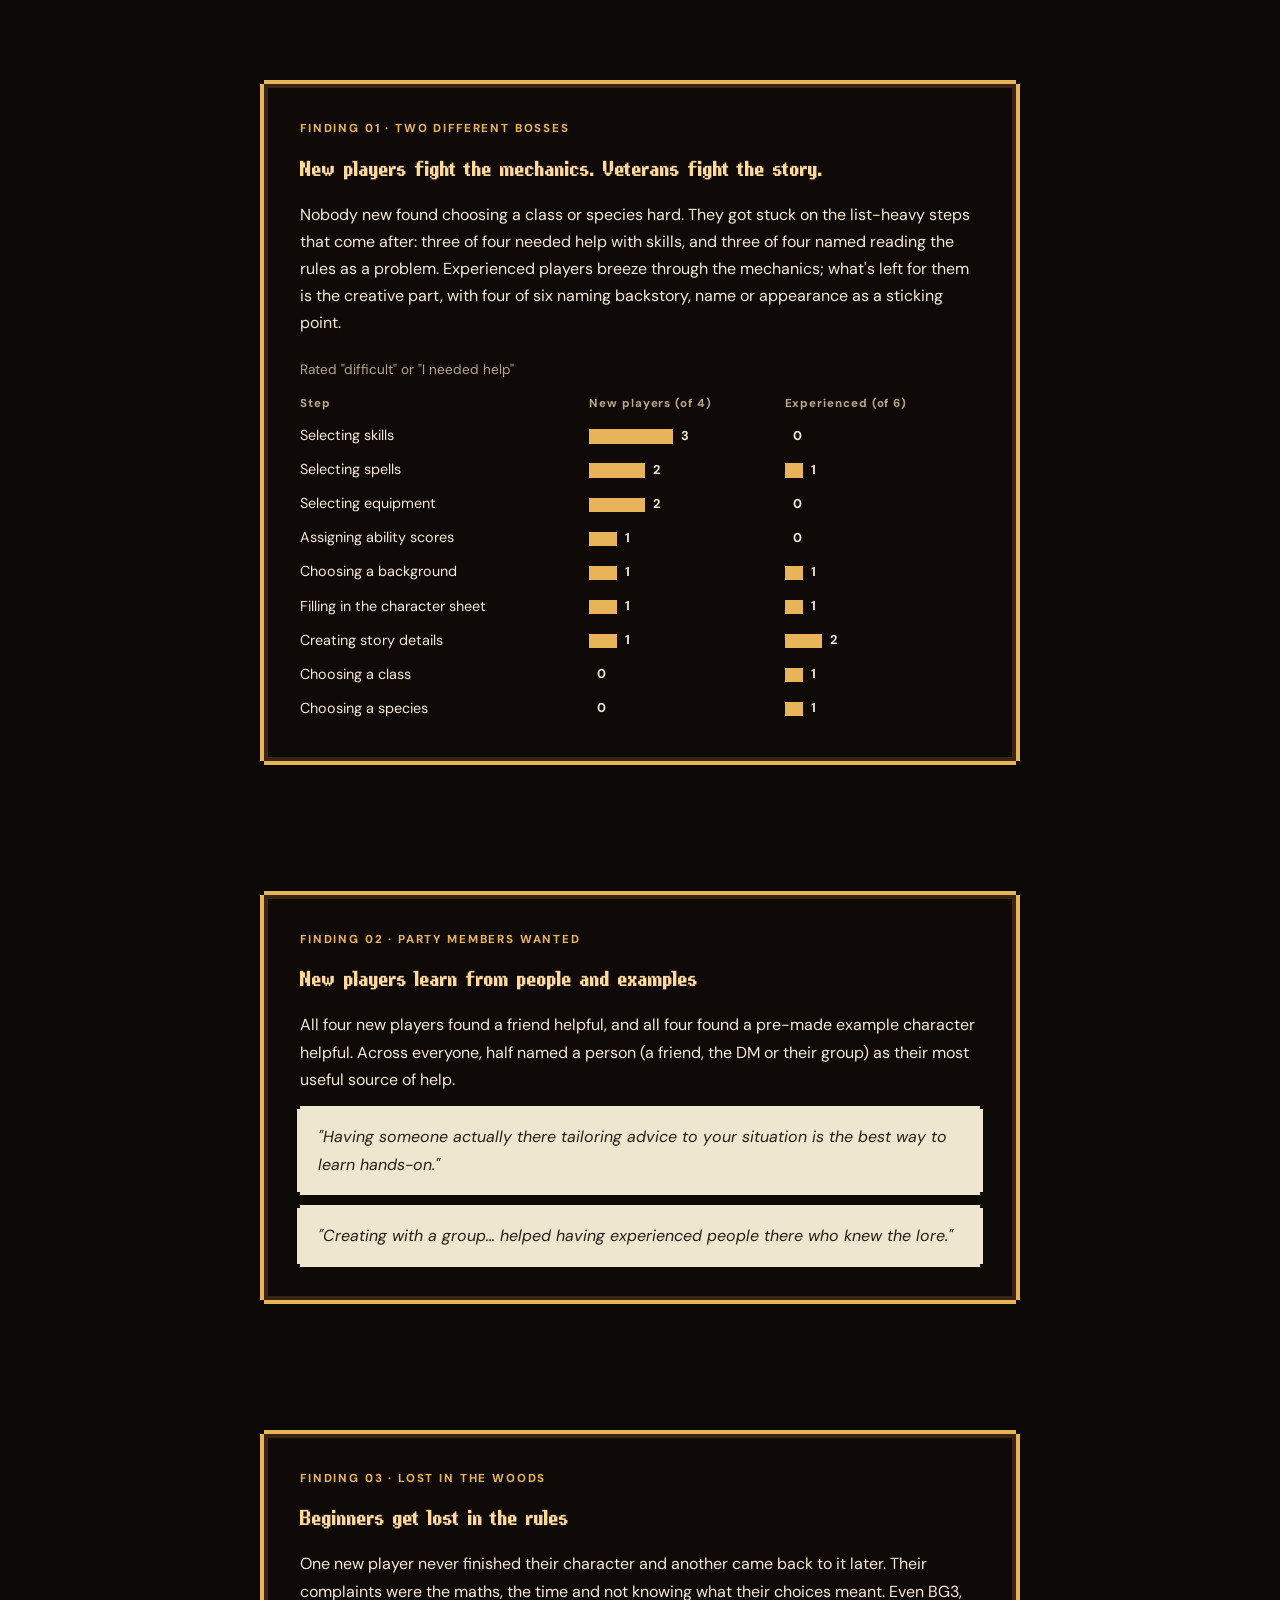
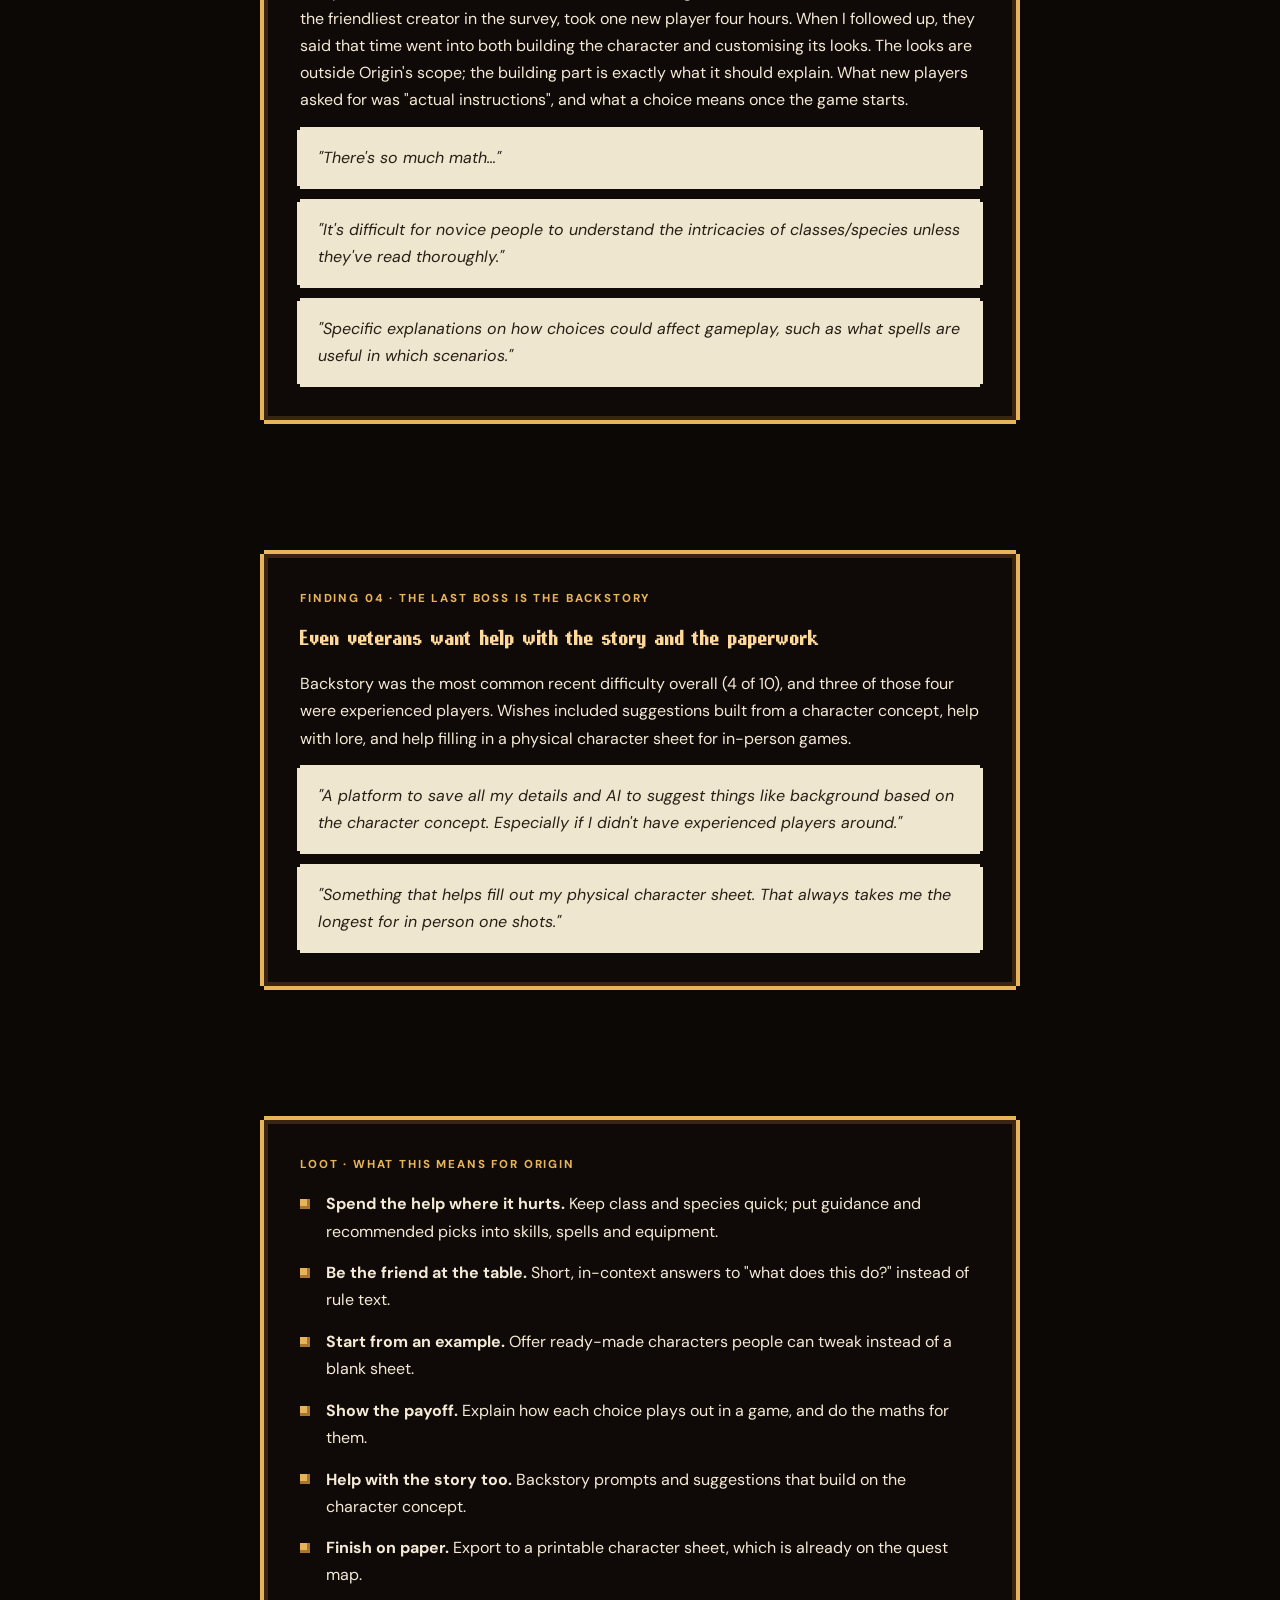
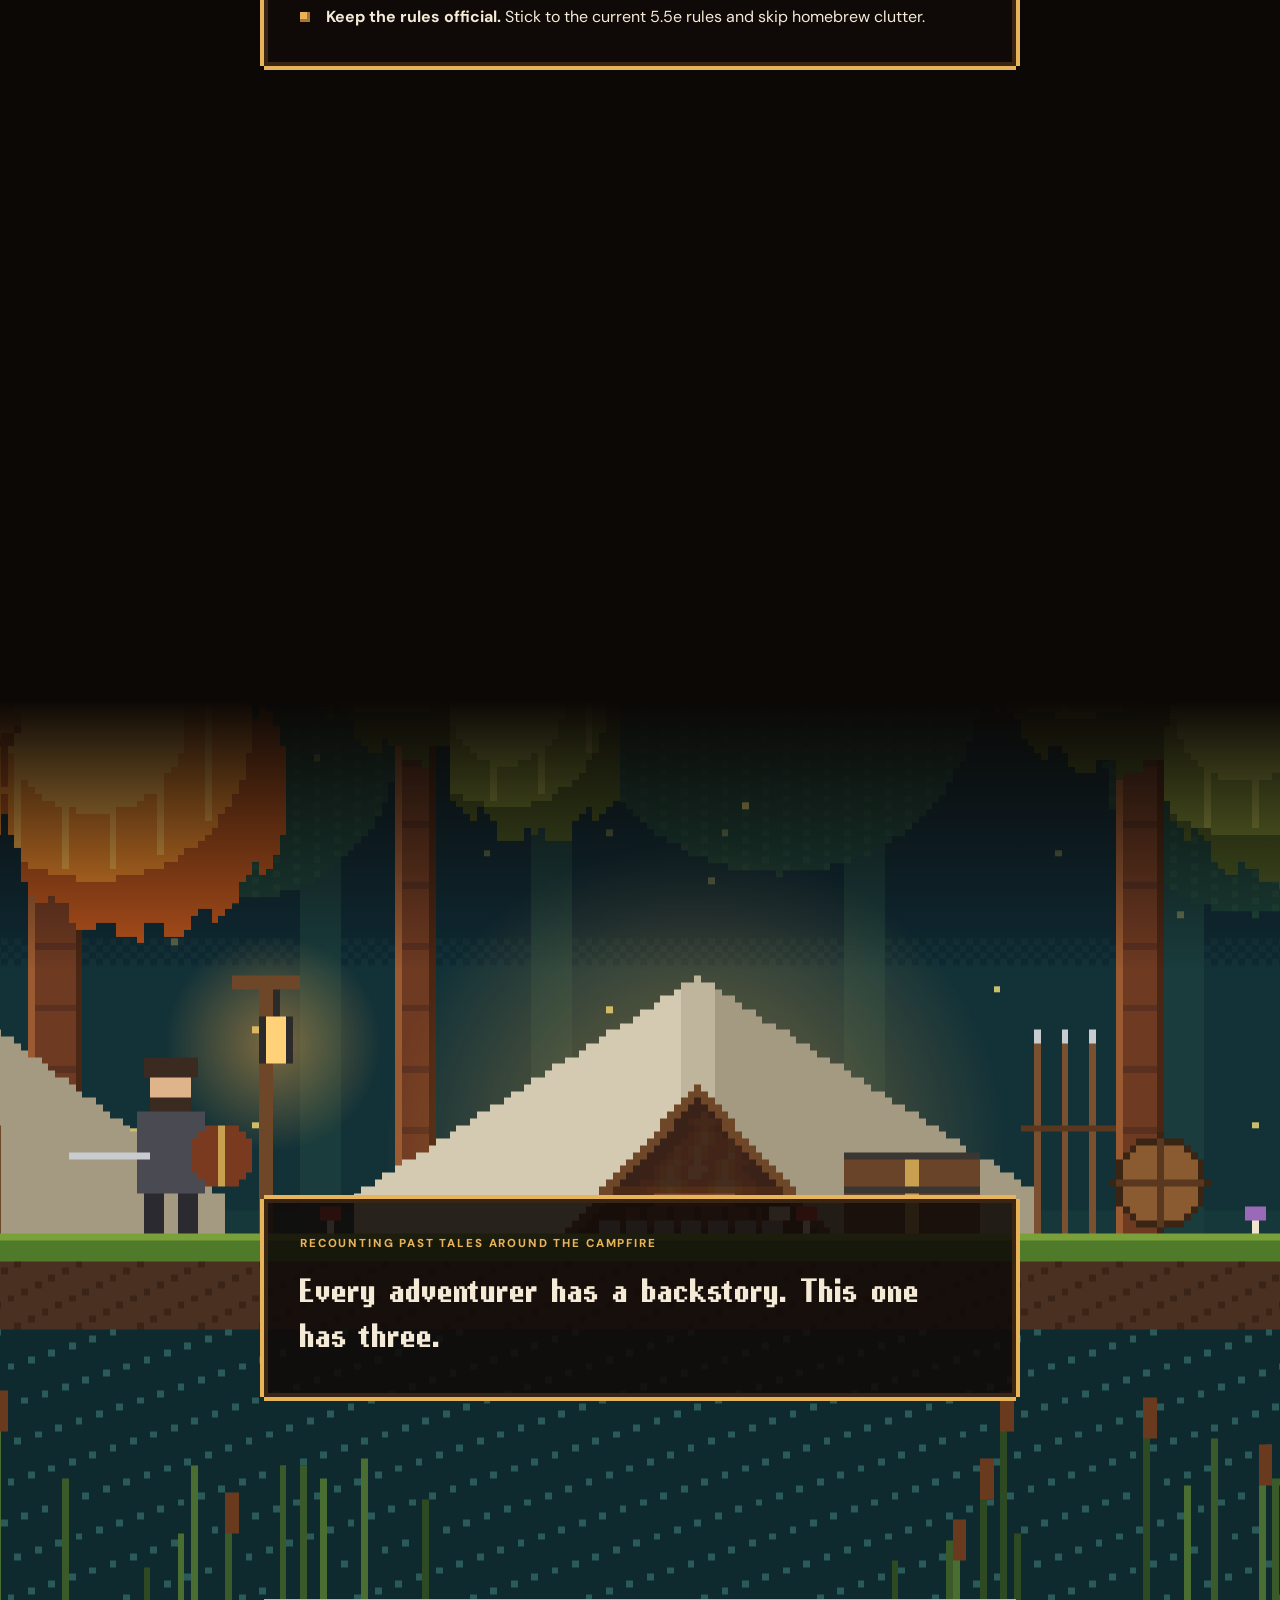
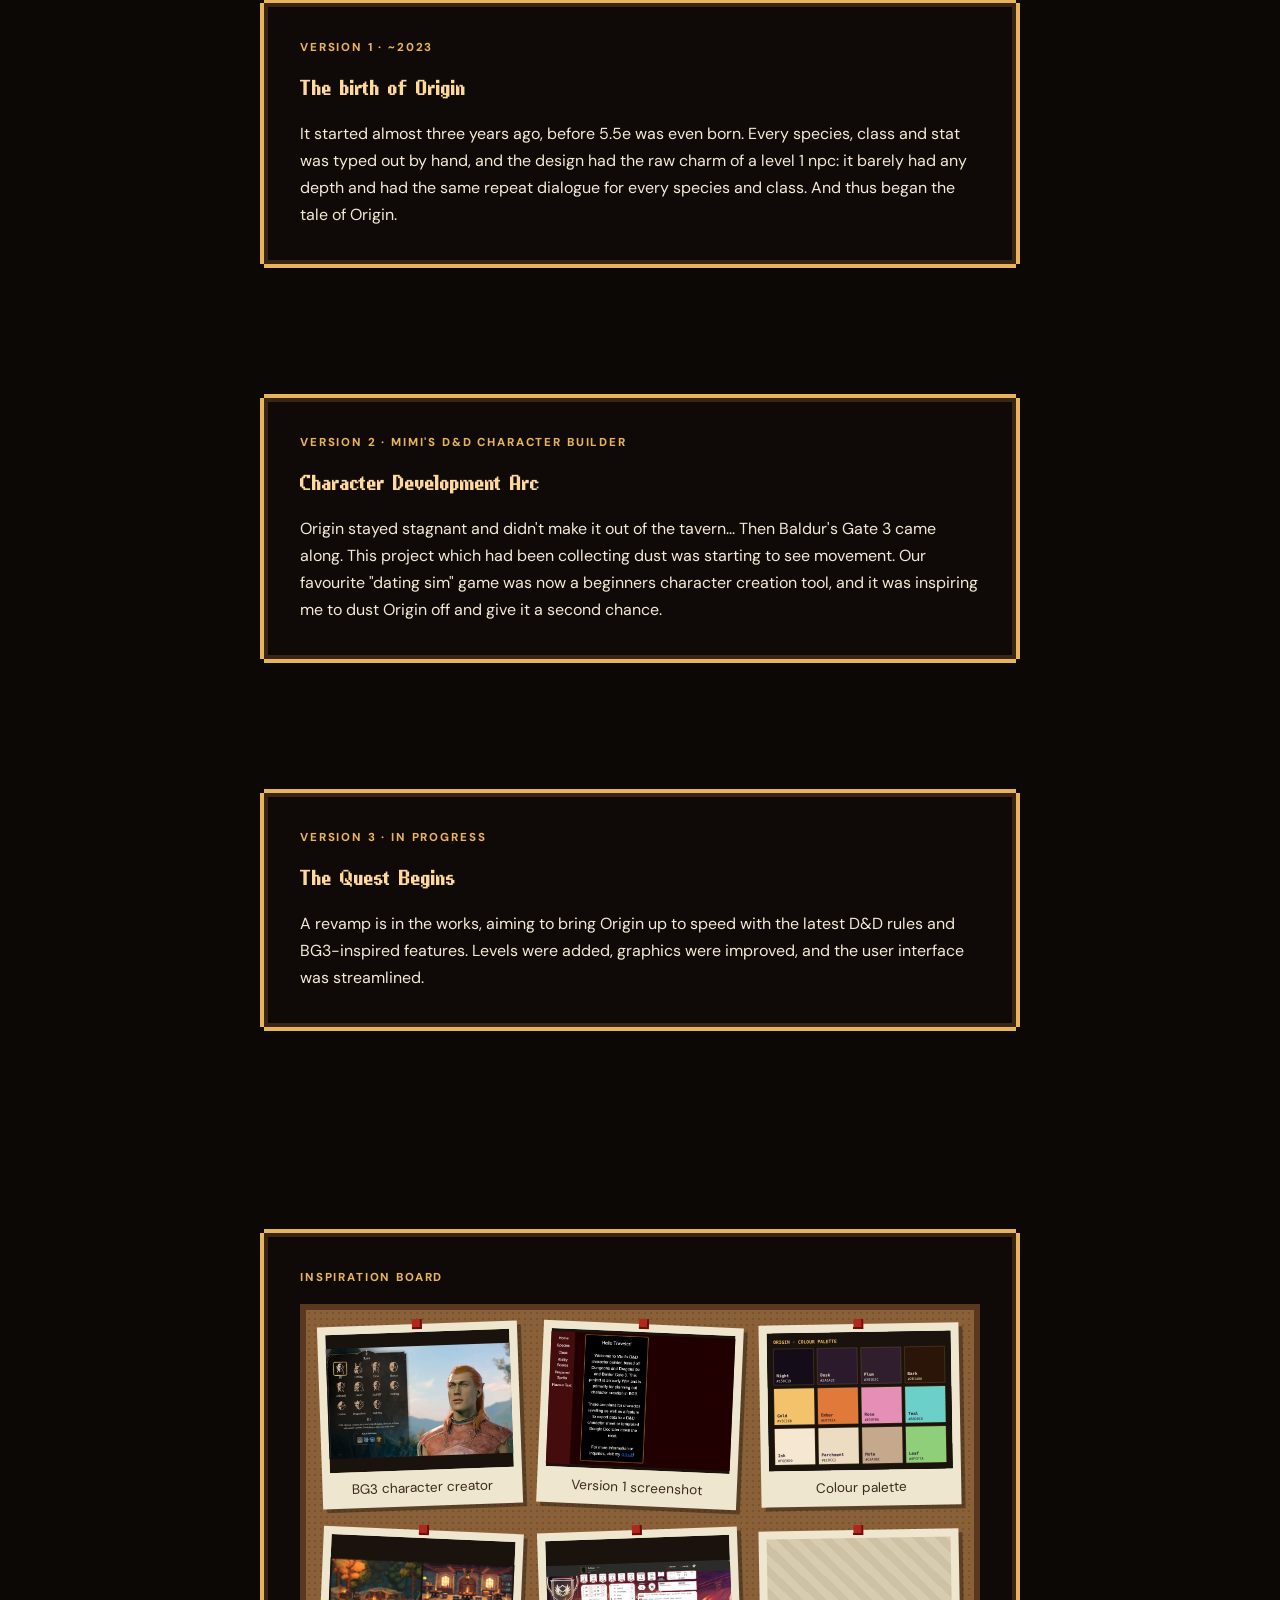
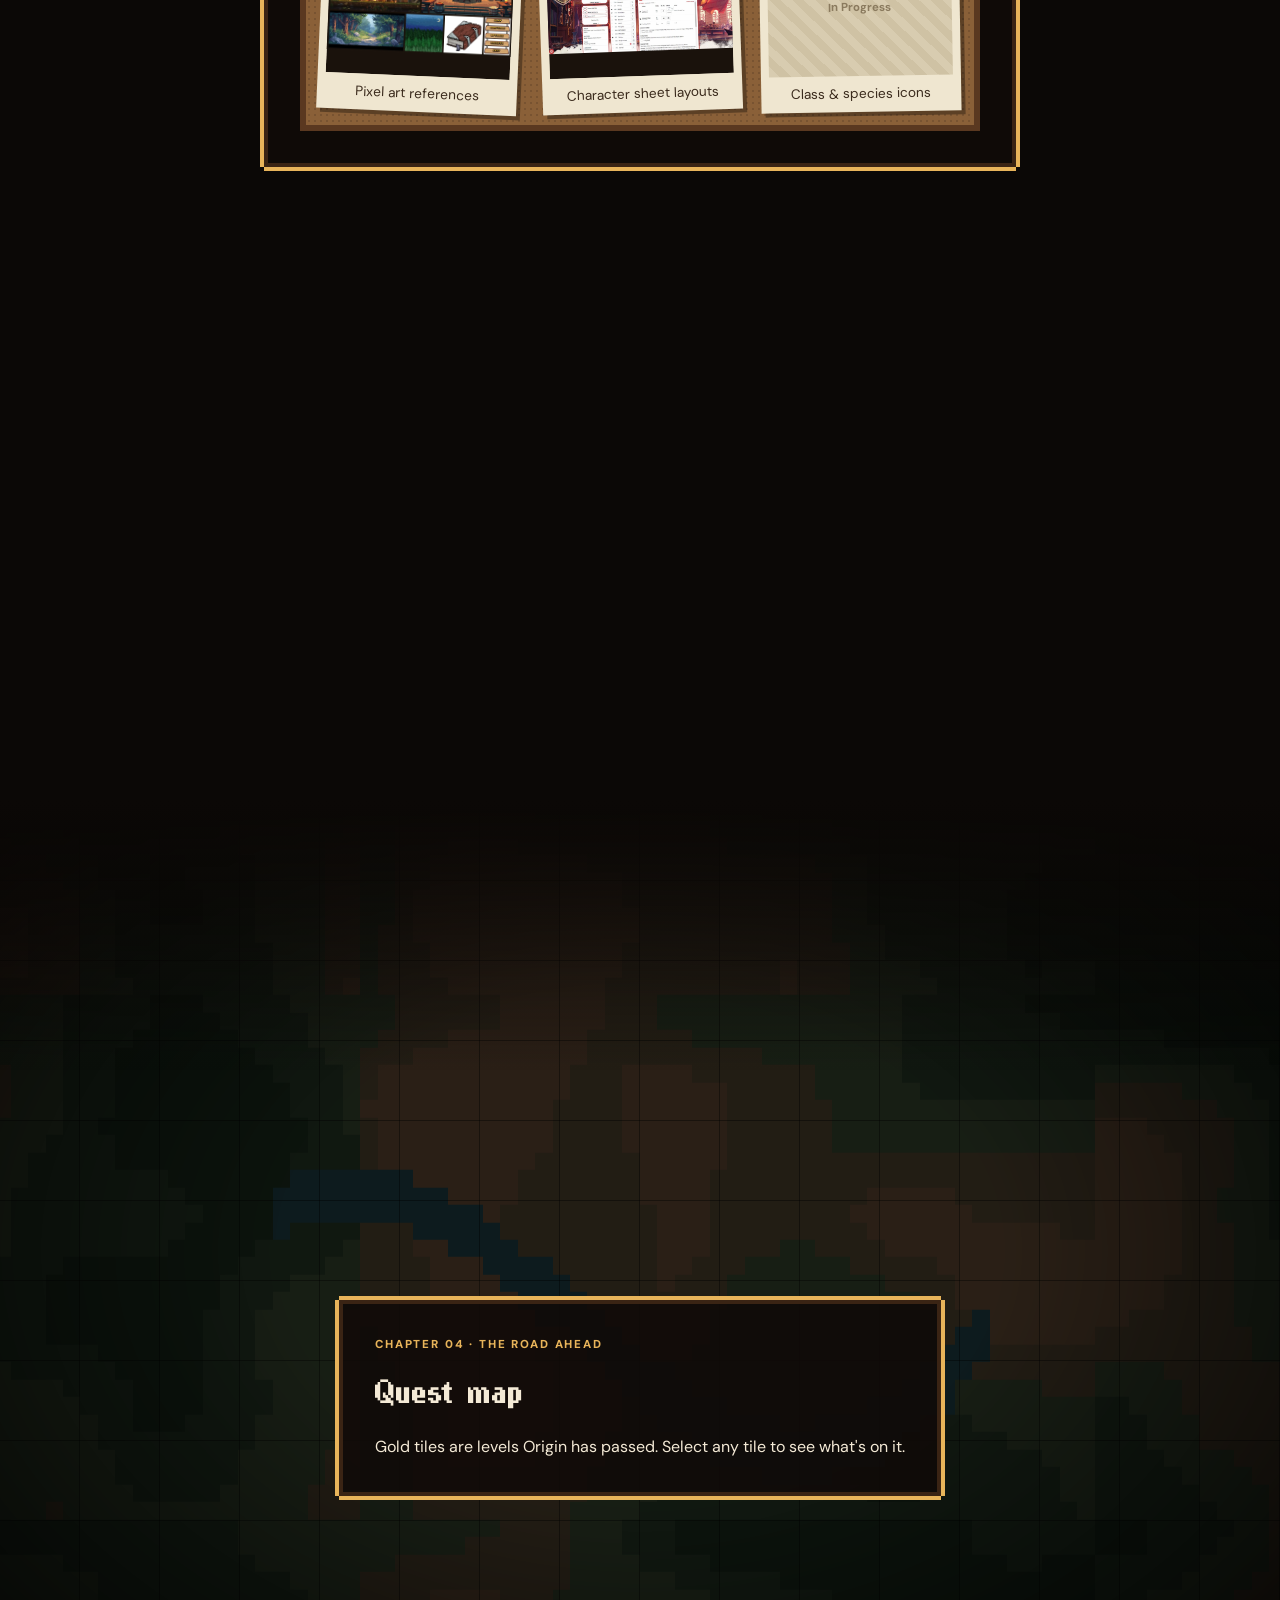
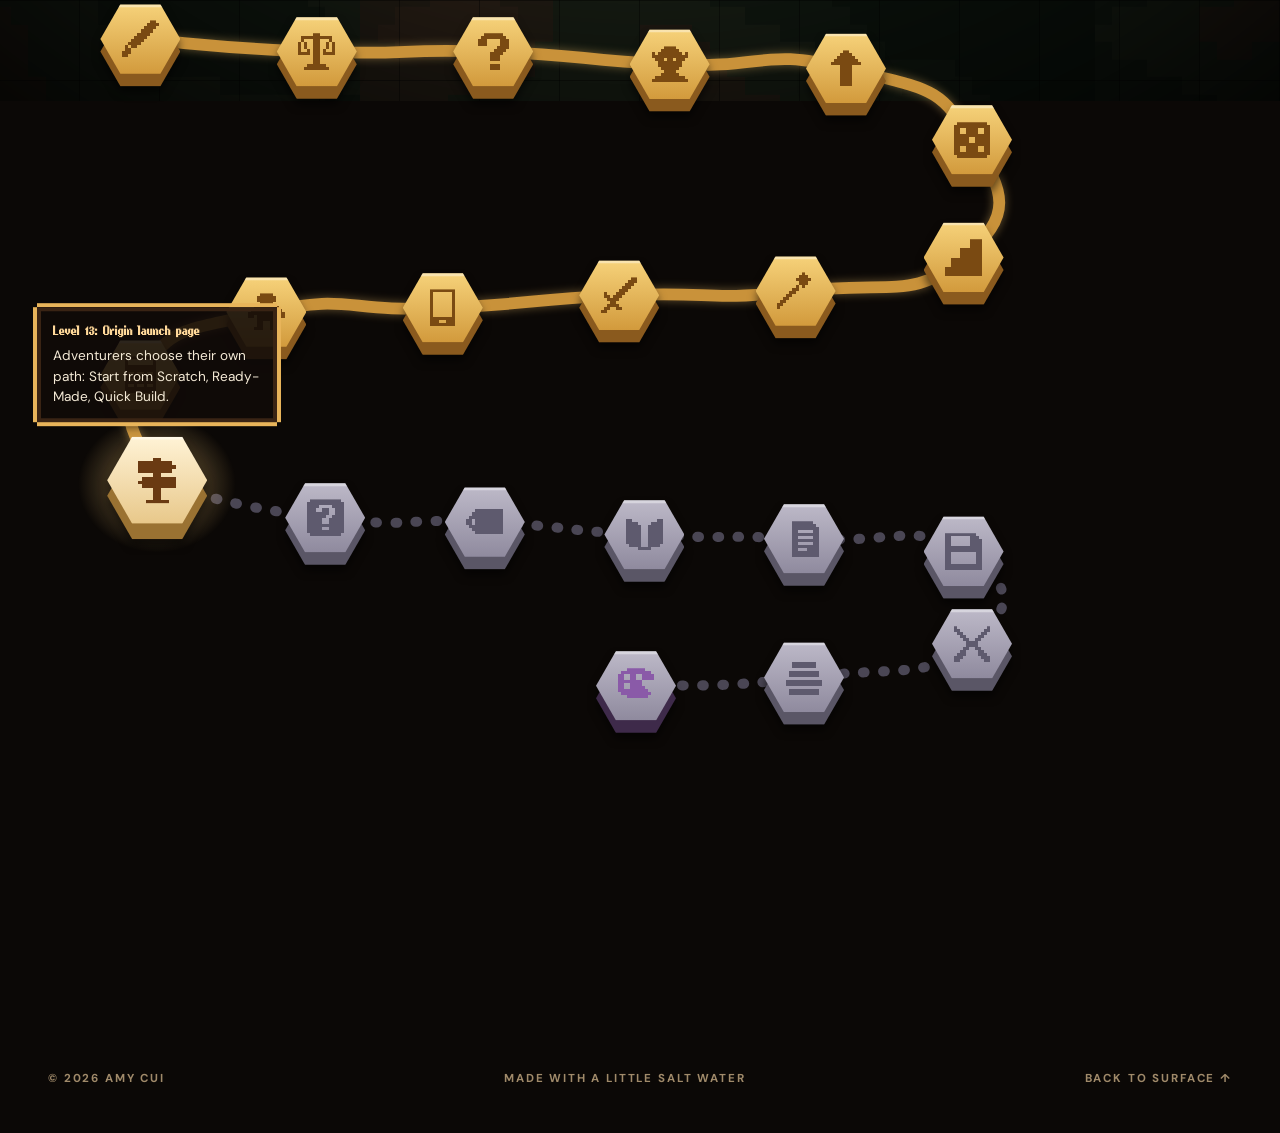
<file: dndcreation.html>
<!doctype html>
<html lang="en">
  <head>
    <meta charset="utf-8" />
    <meta name="viewport" content="width=device-width, initial-scale=1" />
    <meta name="theme-color" content="#0b0806" />
    <meta
      name="description"
      content="Origin, a D&amp;D character creation tool. An interactive web case study by Amy Cui."
    />
    <title>Origin: D&amp;D Character Creation — Case study by Amy Cui</title>
    <link rel="preconnect" href="https://fonts.googleapis.com" />
    <link
      rel="stylesheet"
      href="https://fonts.googleapis.com/css2?family=Pixelify+Sans:wght@400;600;700&display=swap"
    />
    <link rel="stylesheet" href="styles.css?v=48" />
    <link rel="stylesheet" href="dnd.css" />
    <script src="script.js?v=47" defer></script>
    <!-- 3D dice: github.com/sarahRosannaBusch/dice (MIT) -->
    <script src="assets/dnd/dice/three.min.js" defer></script>
    <script src="assets/dnd/dice/cannon.min.js" defer></script>
    <script src="assets/dnd/dice/teal.js" defer></script>
    <script src="assets/dnd/dice/dice.js" defer></script>
    <script src="dnd.js" defer></script>
  </head>
  <body class="dnd-page">
    <a class="skip-link" href="#story">Skip to story</a>

    <div class="intro" id="intro">
      <div class="intro-dice" id="intro-dice" aria-hidden="true"></div>
      <p class="intro-result" aria-hidden="true">Natural 20!</p>
    </div>

    <header class="site-nav">
      <div class="wrap nav-inner">
        <a class="logo" href="index.html" aria-label="Designs By Amy home">Designs By Amy</a>
        <nav aria-label="Main navigation">
          <a href="projects.html">Projects</a><a href="about.html">About Me</a><a href="contact.html">Contact <span aria-hidden="true">↗</span></a>
        </nav>
      </div>
    </header>

    <nav class="ladder" id="ladder" aria-label="Case study sections">
      <a href="#top">Origin</a>
      <a href="#story">Preface</a>
      <a href="#research">Research</a>
      <a href="#iterations">History</a>
      <a href="#roadmap">Road Map</a>
    </nav>
    <button class="book-btn" id="book-btn" type="button" aria-label="Open section menu" aria-haspopup="dialog">
      <img src="assets/dnd/book.svg" alt="" width="56" height="56" />
    </button>
    <dialog class="book-menu" id="book-menu" aria-label="Section menu">
      <p class="px-label">Quest Log</p>
      <button class="x-btn" type="button" aria-label="Close menu">
        <img src="assets/dnd/close-x.svg" alt="" width="40" height="40" />
      </button>
    </dialog>

    <main>
      <!-- HERO · tavern -->
      <section class="scene-sec hero" id="top">
        <div class="scene" aria-hidden="true">
          <img src="assets/dnd/tavern-back.svg" alt="" data-depth="0.05" />
          <img src="assets/dnd/tavern-front.svg" alt="" data-depth="0.16" />
        </div>
        <div class="hero-text">
          <h1>Origin</h1>
          <p class="hero-deck">
            A D&amp;D character builder that turns a rulebook's worth of choices
            into an adventure you actually want to start.
          </p>
        </div>
        <div class="hero-cta">
          <a
            class="px-btn"
            href="https://amimi-codes.github.io/DndCharacterCreation/"
            >Start your Adventure Now</a
          >
          <a class="scroll-hint" href="#story">Scroll to explore ↓</a>
        </div>
      </section>

      <!-- 1 · road -->
      <section class="scene-sec" id="story" aria-labelledby="s1-title">
        <div class="scene" aria-hidden="true">
          <img src="assets/dnd/road-sky.svg" alt="" data-depth="0.04" />
          <img src="assets/dnd/road-mid.svg" alt="" data-depth="0.12" />
          <img src="assets/dnd/road-ground.svg" alt="" data-depth="0.2" />
          <img src="assets/dnd/road-front.svg" alt="" data-depth="0.34" />
        </div>
        <div class="sec-body">
          <article class="px-panel">
            <p class="px-label">You find yourself in a tavern</p>
            <h2 id="s1-title">Many want to play D&amp;D. Few come out of the character 
              creation process unscathed</h2>
            <p>
              Almost everyone I know has said "I've always wanted to try D&amp;D"
              at some point. And then they open the Player's Handbook. Twelve base classes,
              a pile of species (and sub-species because who plays as a human right?), 
              subclasses, backgrounds, ability scores, saving
              throws, proficiencies, spell slots… and that's all before you've
              rolled a single die.
            </p>
            <p>
              Beginners don't struggle because the game is boring. They get stuck
              because every choice seems to need three other rules to understand
              it, and it's hard to tell which ones actually matter.
            </p>
          </article>

          <div class="compare">
            <article class="px-panel">
              <p class="px-label">The rulebook way</p>
              <ul class="overload" aria-label="Terms a new player runs into">
                <li>Proficiency bonus</li><li>Hit dice</li><li>Cantrips</li
                ><li>Saving throws</li><li>Subclass</li><li>Spell slots</li
                ><li>Alignment</li><li>Ability modifiers</li><li>Background</li
                ><li>Feats</li><li>Armor class</li><li>Sub-species</li
                ><li>What is point buy?</li><li>Darkvision</li><li>Skill proficiencies</li>
              </ul>
            </article>
            <article class="px-panel">
              <p class="px-label">The BG3 way</p>
              <ol class="steps">
                <li><strong>Pick who you are.</strong> Species and class shown, not described.</li>
                <li><strong>See what it means.</strong> Only the details that matter at that step.</li>
                <li><strong>Start playing.</strong> The rest unlocks as you go.</li>
              </ol>
            </article>
          </div>

          <article class="px-panel">
            <p class="px-label">The inspiration</p>
            <h3>The BG3 approach</h3>
            <p>
              Many players are all too familiar with staring at a blank character creation
              sheet or the first step of creating a character on D&amp;D Beyond, 
              and feeling overwhelmed. Baldur's Gate 3 (BG3) has a different approach: 
              it shows you the options visually, explains them only when you need them, 
              and lets you watch your character take shape as you make each choice.
            </p>
            <p>
              That's what I wanted for tabletop: the same depth, with a path
              through it that doesn't require reading 300 pages across 4 different books first.
            </p>
            <p class="px-small">
              BG3 is the model for how Origin feels and flows, not for its rules. The
              game adapts D&amp;D and changes parts of 5e, so it isn't an official way
              to build a tabletop character. Origin follows the tabletop rules.
            </p>
          </article>
        </div>
      </section>

      <!-- 2 · forest -->
      <section class="scene-sec" id="research" aria-labelledby="s2-title">
        <div class="scene" aria-hidden="true">
          <img src="assets/dnd/forest-sky.svg" alt="" data-depth="0.02" />
          <img src="assets/dnd/forest-far.svg" alt="" data-depth="0.08" />
          <img src="assets/dnd/forest-mid.svg" alt="" data-depth="0.15" />
          <img src="assets/dnd/forest-near.svg" alt="" data-depth="0.24" />
          <img src="assets/dnd/forest-front.svg" alt="" data-depth="0.36" />
        </div>
        <div class="sec-body">
          <article class="px-panel">
            <p class="px-label">You leave town and find yourself in a forest</p>
            <h2 id="s2-title">What adventurers told me</h2>
            <p>
              I've been gathering feedback from people who play D&amp;D and people who
              have wanted to but never quite finished the character creation process, 
              about where character creation loses them.
            </p>
            <p>10 people answered the survey:</p>
            <ul class="who">
              <li><img src="assets/dnd/sprout.svg" alt="" width="28" height="28" /><span><strong>4</strong> new players, who have played once or twice</span></li>
              <li><img src="assets/dnd/sword.svg" alt="" width="28" height="28" /><span><strong>4</strong> experienced players</span></li>
              <li><img src="assets/dnd/book.svg" alt="" width="28" height="28" /><span><strong>2</strong> Dungeon Masters</span></li>
            </ul>
            <ul class="stat-row">
              <li><strong>2 of 4</strong> new players stopped or put off creating their character</li>
              <li><strong>3.3 vs 4.8</strong> out of 5: how confident new and experienced players felt about playing their finished character in a game</li>
            </ul>
          </article>

          <article class="px-panel">
            <p class="px-label">Finding 01 · Two different bosses</p>
            <h3>New players fight the mechanics. Veterans fight the story.</h3>
            <p>
              Nobody new found choosing a class or species hard. They got stuck on the
              list-heavy steps that come after: three of four needed help with skills, and
              three of four named reading the rules as a problem. Experienced players
              breeze through the mechanics; what's left for them is the creative part,
              with four of six naming backstory, name or appearance as a sticking point.
            </p>
            <div class="table-scroll">
              <table class="bars">
                <caption class="px-small">Rated "difficult" or "I needed help"</caption>
                <thead>
                  <tr><th scope="col">Step</th><th scope="col">New players (of 4)</th><th scope="col">Experienced (of 6)</th></tr>
                </thead>
                <tbody>
                  <tr><th scope="row">Selecting skills</th><td><i style="--p: 0.75"></i>3</td><td><i style="--p: 0"></i>0</td></tr>
                  <tr><th scope="row">Selecting spells</th><td><i style="--p: 0.5"></i>2</td><td><i style="--p: 0.167"></i>1</td></tr>
                  <tr><th scope="row">Selecting equipment</th><td><i style="--p: 0.5"></i>2</td><td><i style="--p: 0"></i>0</td></tr>
                  <tr><th scope="row">Assigning ability scores</th><td><i style="--p: 0.25"></i>1</td><td><i style="--p: 0"></i>0</td></tr>
                  <tr><th scope="row">Choosing a background</th><td><i style="--p: 0.25"></i>1</td><td><i style="--p: 0.167"></i>1</td></tr>
                  <tr><th scope="row">Filling in the character sheet</th><td><i style="--p: 0.25"></i>1</td><td><i style="--p: 0.167"></i>1</td></tr>
                  <tr><th scope="row">Creating story details</th><td><i style="--p: 0.25"></i>1</td><td><i style="--p: 0.333"></i>2</td></tr>
                  <tr><th scope="row">Choosing a class</th><td><i style="--p: 0"></i>0</td><td><i style="--p: 0.167"></i>1</td></tr>
                  <tr><th scope="row">Choosing a species</th><td><i style="--p: 0"></i>0</td><td><i style="--p: 0.167"></i>1</td></tr>
                </tbody>
              </table>
            </div>
          </article>

          <article class="px-panel">
            <p class="px-label">Finding 02 · Party members wanted</p>
            <h3>New players learn from people and examples</h3>
            <p>
              All four new players found a friend helpful, and all four found a
              pre-made example character helpful. Across everyone, half named a person (a friend, the DM or their
              group) as their most useful source of help.
            </p>
            <blockquote class="px-quote">
              "Having someone actually there tailoring advice to your situation is
              the best way to learn hands-on."
            </blockquote>
            <blockquote class="px-quote">
              "Creating with a group&hellip; helped having experienced people there who
              knew the lore."
            </blockquote>
          </article>

          <article class="px-panel">
            <p class="px-label">Finding 03 · Lost in the woods</p>
            <h3>Beginners get lost in the rules</h3>
            <p>
              One new player never finished their character and another came back to
              it later. Their complaints were the maths, the time and not knowing what
              their choices meant. Even BG3, the friendliest creator in the survey, took
              one new player four hours. When I followed up, they said that time went
              into both building the character and customising its looks. The looks are
              outside Origin's scope; the building part is exactly what it should
              explain. What new players asked for was "actual instructions", and what a
              choice means once the game starts.
            </p>
            <blockquote class="px-quote">"There's so much math&hellip;"</blockquote>
            <blockquote class="px-quote">
              "It's difficult for novice people to understand the intricacies of
              classes/species unless they've read thoroughly."
            </blockquote>
            <blockquote class="px-quote">
              "Specific explanations on how choices could affect gameplay, such as
              what spells are useful in which scenarios."
            </blockquote>
          </article>

          <article class="px-panel">
            <p class="px-label">Finding 04 · The last boss is the backstory</p>
            <h3>Even veterans want help with the story and the paperwork</h3>
            <p>
              Backstory was the most common recent difficulty overall (4 of 10), and
              three of those four were experienced players. Wishes included suggestions
              built from a character concept, help with lore, and help filling in a
              physical character sheet for in-person games.
            </p>
            <blockquote class="px-quote">
              "A platform to save all my details and AI to suggest things like
              background based on the character concept. Especially if I didn't have
              experienced players around."
            </blockquote>
            <blockquote class="px-quote">
              "Something that helps fill out my physical character sheet. That always
              takes me the longest for in person one shots."
            </blockquote>
          </article>

          <article class="px-panel">
            <p class="px-label">Loot · What this means for Origin</p>
            <ul class="loot">
              <li><strong>Spend the help where it hurts.</strong> Keep class and species quick; put guidance and recommended picks into skills, spells and equipment.</li>
              <li><strong>Be the friend at the table.</strong> Short, in-context answers to "what does this do?" instead of rule text.</li>
              <li><strong>Start from an example.</strong> Offer ready-made characters people can tweak instead of a blank sheet.</li>
              <li><strong>Show the payoff.</strong> Explain how each choice plays out in a game, and do the maths for them.</li>
              <li><strong>Help with the story too.</strong> Backstory prompts and suggestions that build on the character concept.</li>
              <li><strong>Finish on paper.</strong> Export to a printable character sheet, which is already on the quest map.</li>
              <li><strong>Keep the rules official.</strong> Stick to the current 5.5e rules and skip homebrew clutter.</li>
            </ul>
          </article>
        </div>
      </section>

      <!-- 3 · campfire -->
      <section class="scene-sec" id="iterations" aria-labelledby="s3-title">
        <div class="scene" aria-hidden="true">
          <img src="assets/dnd/camp-back.svg" alt="" data-depth="0.04" />
          <img src="assets/dnd/camp-mid.svg" alt="" data-depth="0.12" />
          <img src="assets/dnd/camp-ground.svg" alt="" data-depth="0.2" />
          <img src="assets/dnd/camp-front.svg" alt="" data-depth="0.34" />
        </div>
        <div class="sec-body">
          <article class="px-panel">
            <p class="px-label">Recounting past tales around the campfire</p>
            <h2 id="s3-title">Every adventurer has a backstory. This one has three.</h2>
          </article>

          <ol class="tales">
            <li class="px-panel">
              <p class="px-label">Version 1 · ~2023</p>
              <h3>The birth of Origin</h3>
              <p>
                It started almost three years ago, before 5.5e was even born.
                Every species, class and stat was typed out by hand, and the
                design had the raw charm of a level 1 npc: it barely had any depth 
                and had the same repeat dialogue for every species and class. 
                And thus began the tale of Origin.
              </p>
            </li>
            <li class="px-panel">
              <p class="px-label">Version 2 · Mimi's D&amp;D Character Builder</p>
              <h3>Character Development Arc</h3>
              <p>
                Origin stayed stagnant and didn't make it out of the tavern... 
                Then Baldur's Gate 3 came along. This project which had been collecting
                dust was starting to see movement. Our favourite
                "dating sim" game was now a beginners character creation tool, and it was inspiring 
                me to dust Origin off and give it a second chance.
              </p>
            </li>
            <li class="px-panel">
              <p class="px-label">Version 3 · In progress</p>
              <h3>The Quest Begins</h3>
              <p>A revamp is in the works, aiming to bring Origin up to speed with the latest D&D rules 
                and BG3-inspired features. Levels were added, graphics were improved, and the user interface was streamlined.</p>
            </li>
          </ol>

          <article class="px-panel board-panel">
            <p class="px-label">Inspiration board</p>
            <!-- Swap each .pin-ph div for <img src="assets/dnd/your-image.webp" alt="..." /> -->
            <ul class="board">
              <li>
                <img
                  src="assets/dnd/bg3-character-creator.webp"
                  alt="Baldur's Gate 3 race selection screen: a grid of species portraits beside a 3D preview of an elf"
                  loading="lazy"
                /><span>BG3 character creator</span>
              </li>
              <li>
                <img
                  src="assets/dnd/version-1.webp"
                  alt="Version 1 home page: a dark red sidebar with Home, Species, Class, Ability Scores, Prepared Spells and Flavour Text links beside a black welcome panel reading Hello Traveler!"
                  loading="lazy"
                /><span>Version 1 screenshot</span>
              </li>
              <li>
                <img
                  src="assets/dnd/origin-palette.svg"
                  alt="Origin colour palette: twelve swatches from deep night purples and bark brown to gold, ember, rose, teal, parchment and leaf green"
                  loading="lazy"
                /><span>Colour palette</span>
              </li>
              <li>
                <img
                  src="assets/dnd/pixel-art-references.webp"
                  alt="Collage of pixel art references: a forest campfire camp, a tavern interior, a forest road, a starry pine forest, a strapped spellbook and wooden plank menu buttons"
                  loading="lazy"
                /><span>Pixel art references</span>
              </li>
              <li>
                <img
                  src="assets/dnd/character-sheet-dndbeyond.webp"
                  alt="D&amp;D Beyond character sheet for a level 1 Aasimar Paladin, showing ability scores, saving throws, skills, armour class, hit points and actions"
                  loading="lazy"
                /><span>Character sheet layouts</span>
              </li>
              <li><div class="pin-ph"></div><span>Class &amp; species icons</span></li>
            </ul>
          </article>
        </div>
      </section>

      <!-- 4 · level map -->
      <section class="map-sec" id="roadmap" aria-labelledby="s4-title">
        <div class="scene" aria-hidden="true">
          <img src="assets/dnd/map-terrain.svg" alt="" data-depth="0.06" />
        </div>
        <div class="sec-body">
          <article class="px-panel">
            <p class="px-label">Chapter 04 · The Road Ahead</p>
            <h2 id="s4-title">Quest map</h2>
            <p>
              <span class="wide-only">Gold tiles are levels Origin has passed. Select any tile to see
              what's on it.</span><span class="narrow-only">Swipe through Origin's levels, from the first
              build to what's coming next.</span>
            </p>
          </article>

          <div class="quest-wrap">
            <div class="quest-map" id="quest-map">
              <svg id="quest-svg" aria-hidden="true">
                <path class="route done" id="route-done" />
                <path class="route todo" id="route-todo" />
              </svg>
              <ol class="nodes" id="nodes" aria-label="Project road map levels"></ol>
              <div class="quest-info px-panel" id="quest-info" aria-live="polite"></div>
            </div>
            <ol class="quest-cards" id="quest-cards" aria-label="Level details"></ol>
          </div>
        </div>
      </section>
    </main>

    <footer class="footer wrap">
      <span>© <span id="year">2026</span> AMY CUI</span
      ><span>MADE WITH A LITTLE SALT WATER</span
      ><a href="#top">BACK TO SURFACE ↑</a>
    </footer>
  </body>
</html>
</file>
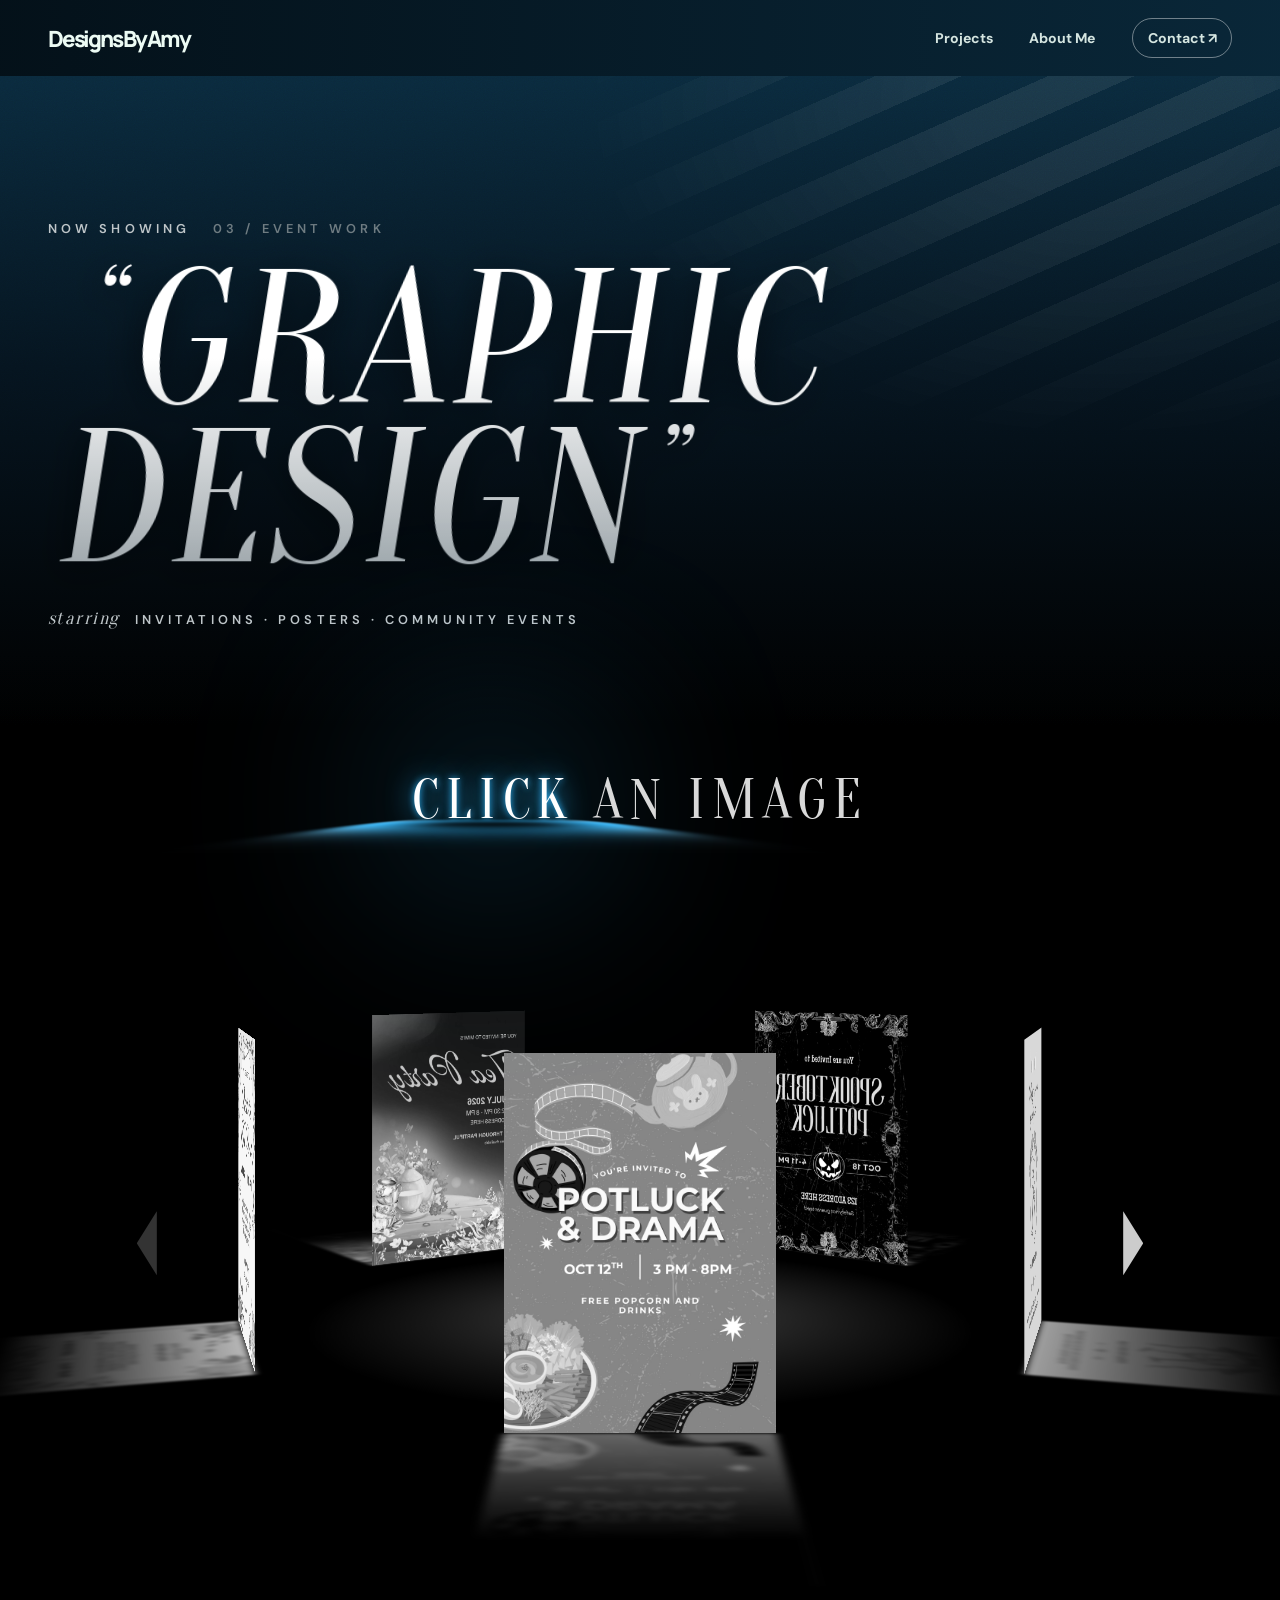
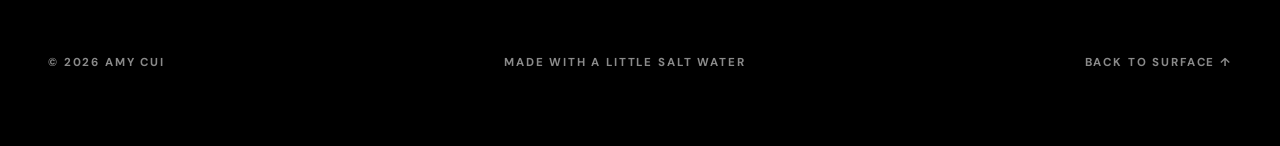
<file: event-graphics.html>
<!doctype html>
<html lang="en">
  <head>
    <meta charset="utf-8" />
    <meta name="viewport" content="width=device-width,initial-scale=1" />
    <meta name="theme-color" content="#000000" />
    <meta
      name="description"
      content="Graphic design by Amy Cui: invitations and posters for community events, shown in a 3D carousel."
    />
    <title>Graphic Design — Amy Cui</title>
    <link rel="preconnect" href="https://fonts.googleapis.com" />
    <link rel="preconnect" href="https://fonts.gstatic.com" crossorigin />
    <link rel="stylesheet" href="https://fonts.googleapis.com/css2?family=Oranienbaum&display=swap" />
    <link rel="stylesheet" href="styles.css?v=48" />
    <link rel="stylesheet" href="event-graphics.css?v=4" />
    <script src="script.js?v=47" defer></script>
    <script src="event-graphics.js?v=3" defer></script>
  </head>
  <body class="noir">
    <header class="site-nav">
      <div class="wrap nav-inner">
        <a class="logo" href="index.html" aria-label="Designs By Amy home">Designs By Amy</a>
        <nav aria-label="Main navigation">
          <a href="projects.html">Projects</a><a href="about.html">About Me</a><a href="contact.html">Contact <span aria-hidden="true">↗</span></a>
        </nav>
      </div>
    </header>
    <main>
      <section class="page-hero noir-hero">
        <div class="wrap">
          <p class="noir-kicker">Now showing <span>03 / Event work</span></p>
          <h1 class="noir-title"><span aria-hidden="true" class="noir-quote">“</span>Graphic<br />Design<span aria-hidden="true" class="noir-quote">”</span></h1>
          <p class="noir-credits">
            <em>starring</em> Invitations · Posters · Community events
          </p>
        </div>
      </section>
      <section class="gallery-section">
        <p class="cta reveal"><span class="neon">Click</span> an image</p>
        <div class="carousel" style="--_n: 5">
          <div class="carousel-control-button left">
            <input type="radio" name="carousel-control-input" aria-label="Spin left" />
          </div>
          <div class="carousel-control-button right">
            <input type="radio" name="carousel-control-input" aria-label="Spin right" checked />
          </div>
          <div class="carousel-rotation-direction">
            <!-- Posters listed here are the fallback; event-graphics.js rebuilds the ring
                 from whatever is in assets/Graphic Design Work on GitHub. Alt text for a
                 new poster can be added by giving it an <li> here. -->
            <ul class="carousel-item-wrapper">
            <li class="carousel-item" style="--_index: 1; --_image-url: url('assets/Graphic%20Design%20Work/galentines.webp')">
              <button type="button" data-src="assets/Graphic%20Design%20Work/galentines.webp" aria-label="Pink Galentine's invitation with ribbons and clinking glasses: Friday, Feb 20th, 6 pm. Dessert potluck, Hear Me Out cake, bead crafts, bouquet making and cookie decorating."></button>
            </li>
            <li class="carousel-item" style="--_index: 2; --_image-url: url('assets/Graphic%20Design%20Work/spooktober-potluck.webp')">
              <button type="button" data-src="assets/Graphic%20Design%20Work/spooktober-potluck.webp" aria-label="Black and cream gothic invitation to the Spooktober Potluck with a jack-o'-lantern: Oct 18, 4 to 11 pm. Safety not guaranteed."></button>
            </li>
            <li class="carousel-item" style="--_index: 3; --_image-url: url('assets/Graphic%20Design%20Work/tea-party.webp')">
              <button type="button" data-src="assets/Graphic%20Design%20Work/tea-party.webp" aria-label="Night-blue invitation to Mimi's Tea Party with watercolour teapot, teacups and wildflowers: 25 July 2026, 12:30 to 8 pm. RSVP through Partiful, 25 spaces available."></button>
            </li>
            <li class="carousel-item" style="--_index: 4; --_image-url: url('assets/Graphic%20Design%20Work/picnic-in-the-park.webp')">
              <button type="button" data-src="assets/Graphic%20Design%20Work/picnic-in-the-park.webp" aria-label="Cream arched invitation to a Picnic in the Park framed by yellow blossoms: 4 August, 1 to 4 pm, Christie Pits Park, meet up at the soccer field."></button>
            </li>
            <li class="carousel-item" style="--_index: 5; --_image-url: url('assets/Graphic%20Design%20Work/potluck-and-drama.webp')">
              <button type="button" data-src="assets/Graphic%20Design%20Work/potluck-and-drama.webp" aria-label="Dusty rose invitation to Potluck &amp; Drama with a film reel and bunny teapot: Oct 12th, 3 to 8 pm. Free popcorn and drinks."></button>
            </li>
              <li class="carousel-ground"></li>
            </ul>
          </div>
        </div>
      </section>
      <dialog class="poster-dialog" aria-label="Full graphic">
        <img alt="" />
        <form method="dialog">
          <button class="dialog-close" aria-label="Close">✕</button>
        </form>
      </dialog>
    </main>
    <footer class="footer wrap">
      <span>© <span id="year">2026</span> AMY CUI</span
      ><span>MADE WITH A LITTLE SALT WATER</span
      ><a href="#top">BACK TO SURFACE ↑</a>
    </footer>
  </body>
</html>
</file>
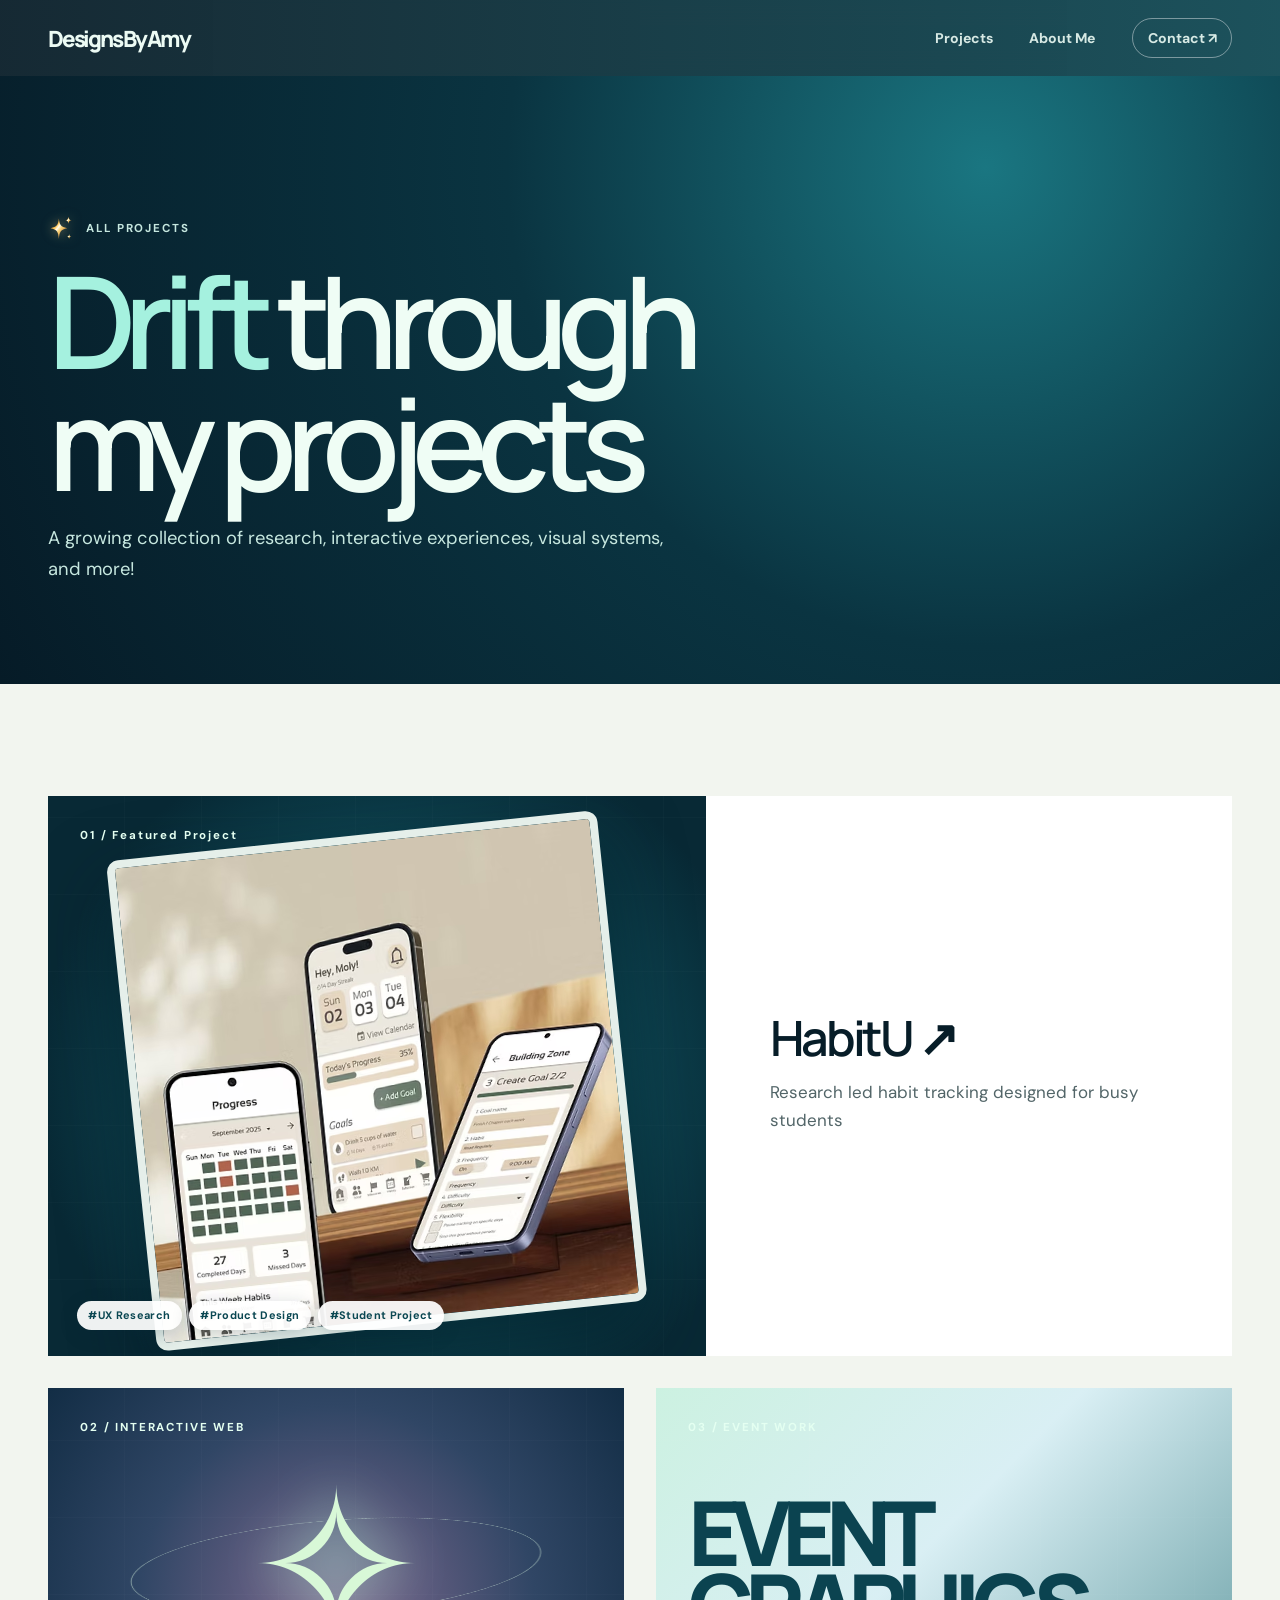
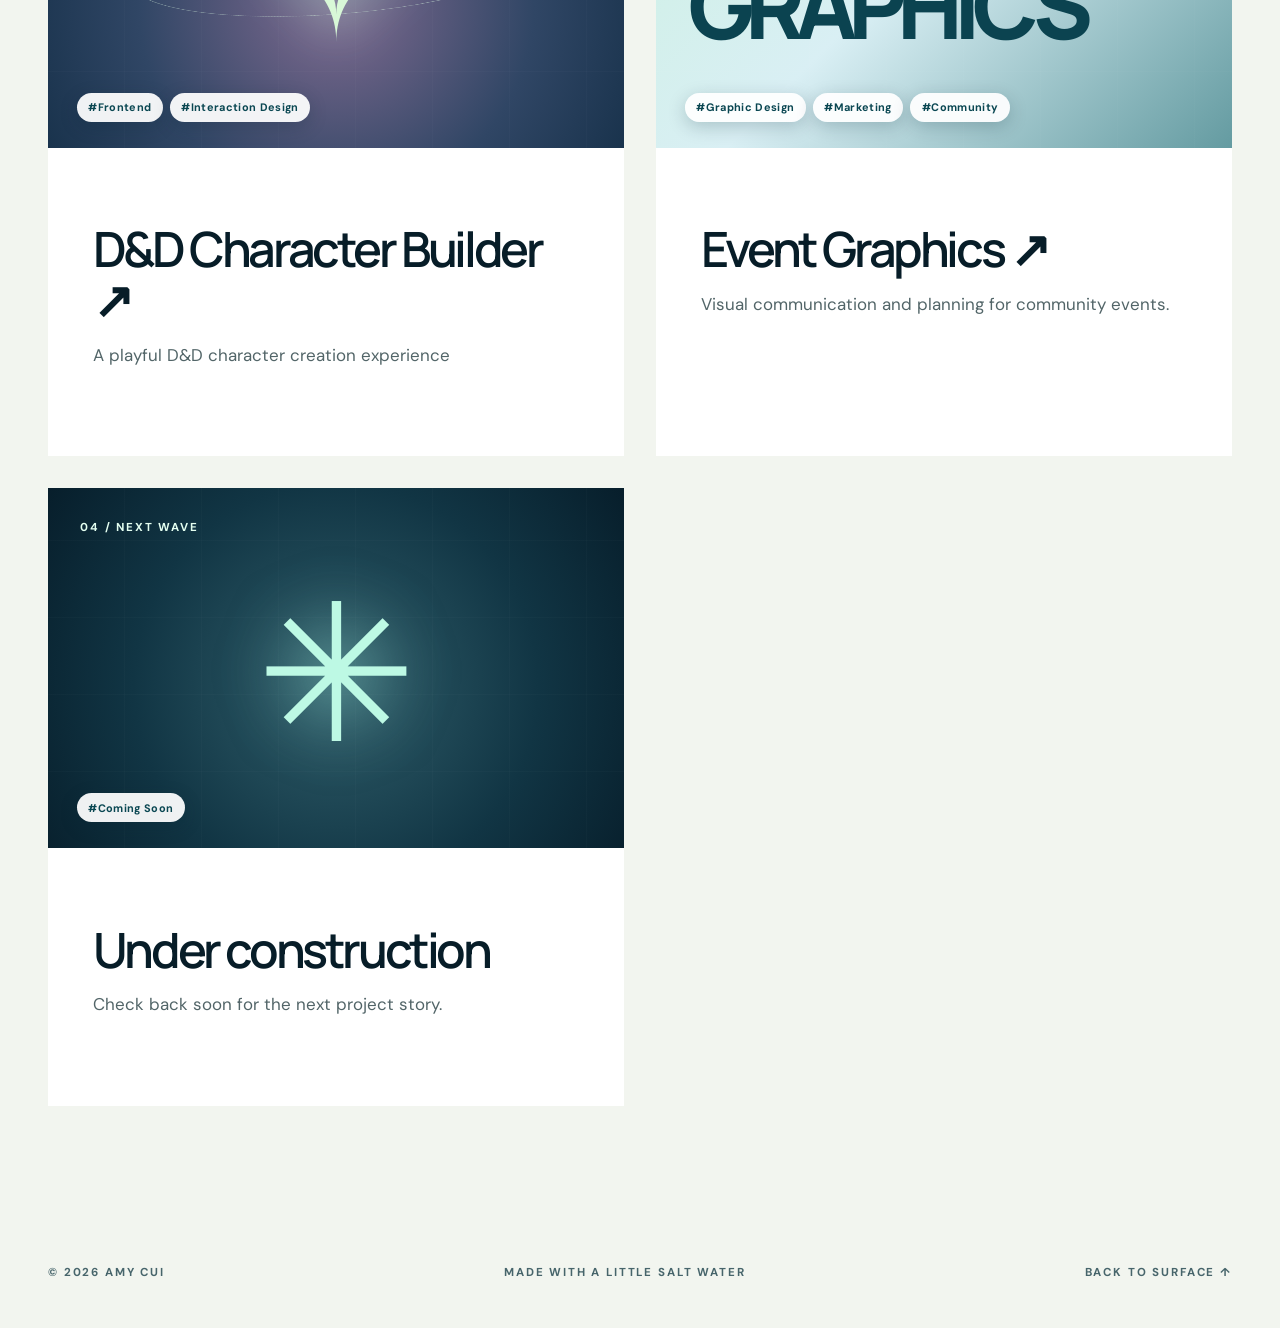
<file: projects.html>
<!doctype html>
<html lang="en">
  <head>
    <meta charset="utf-8" />
    <meta name="viewport" content="width=device-width,initial-scale=1" />
    <title>Projects — Amy Cui</title>
    <link rel="stylesheet" href="styles.css?v=48" />
    <script src="script.js?v=47" defer></script>
  </head>
  <body>
    <header class="site-nav">
      <div class="wrap nav-inner">
        <a class="logo" href="index.html" aria-label="Designs By Amy home">Designs By Amy</a>
        <nav aria-label="Main navigation">
          <a href="projects.html">Projects</a><a href="about.html">About Me</a><a href="contact.html">Contact <span aria-hidden="true">↗</span></a>
        </nav>
      </div>
    </header>
    <main>
      <section class="page-hero">
        <div class="wrap">
          <p class="eyebrow">
            <svg class="sparkle" viewBox="0 0 40 40" aria-hidden="true">
              <defs>
                <linearGradient
                  id="sparkle-metal"
                  x1="0"
                  y1="0"
                  x2=".6"
                  y2=".6"
                  spreadMethod="reflect"
                >
                  <stop offset="0" stop-color="#c4822f" />
                  <stop offset=".4" stop-color="#ffd77f" />
                  <stop offset=".55" stop-color="#fffdf0" />
                  <stop offset=".7" stop-color="#ffc659" />
                  <stop offset="1" stop-color="#d08c33" />
                  <animateTransform
                    attributeName="gradientTransform"
                    type="translate"
                    values="0 0;1.2 1.2"
                    dur="2.4s"
                    repeatCount="indefinite"
                  />
                </linearGradient>
              </defs>
              <path
                fill="url(#sparkle-metal)"
                d="M17 4C18 14 20 17 30 19 20 21 18 24 17 36 16 24 14 21 4 19 14 17 16 14 17 4Z"
              />
              <path
                class="s-small"
                fill="url(#sparkle-metal)"
                d="M32 1C32.5 5 33.5 6 37 6.5 33.5 7 32.5 8 32 12 31.5 8 30.5 7 27 6.5 30.5 6 31.5 5 32 1Z"
              />
              <path
                class="s-small"
                fill="url(#sparkle-metal)"
                d="M33 28C33.4 31 34 31.6 36.5 32 34 32.4 33.4 33 33 36 32.6 33 32 32.4 29.5 32 32 31.6 32.6 31 33 28Z"
              />
            </svg> ALL PROJECTS
          </p>
          <h1><em>Drift</em> through <br>my projects</h1>
          <p>
            A growing collection of research, interactive experiences, visual
            systems, and more!
          </p>
        </div>
      </section>
      <section class="page-content wrap">
        <div class="project-page-grid">
          <a
            class="project featured"
            href="habitu.html"
            ><div class="project-visual habitu-visual">
              <span class="visual-no">01 / Featured Project</span>
              <div class="visual-core">
                <img
                  src="assets/HabitU%20Assets/habitu-mockup.avif"
                  alt="HabitU interface mockups"
                />
              </div>
              <span class="project-tags"
                ><b>#UX Research</b><b>#Product Design</b
                ><b>#Student Project</b></span
              >
            </div>
            <div class="project-copy">
              <h3>HabitU ↗</h3>
              <p>Research led habit tracking designed for busy students</p>
            </div></a
          ><a
            class="project"
            href="dndcreation.html"
            ><div class="project-visual character-visual">
              <span class="visual-no">02 / INTERACTIVE WEB</span>
              <div class="rune">✧</div>
              <div class="rune-orbit"></div>
              <span class="project-tags"
                ><b>#Frontend</b><b>#Interaction Design</b></span
              >
            </div>
            <div class="project-copy">
              <h3>D&D Character Builder ↗</h3>
              <p>A playful D&D character creation experience</p>
            </div></a
          ><a
            class="project"
            href="event-graphics.html"
            ><div class="project-visual event-graphic">
              <span class="visual-no">03 / EVENT WORK</span
              ><span class="project-tags"
                ><b>#Graphic Design</b><b>#Marketing</b><b>#Community</b></span
              >
            </div>
            <div class="project-copy">
              <h3>Event Graphics ↗</h3>
              <p>Visual communication and planning for community events.</p>
            </div></a
          >
          <div class="project coming-card">
            <div class="project-visual coming-visual">
              <span class="visual-no">04 / NEXT WAVE</span
              ><span class="coming-mark">✳</span
              ><span class="project-tags"><b>#Coming Soon</b></span>
            </div>
            <div class="project-copy">
              <h3>Under construction</h3>
              <p>Check back soon for the next project story.</p>
            </div>
          </div>
        </div>
      </section>
    </main>
    <footer class="footer wrap">
      <span>© <span id="year">2026</span> AMY CUI</span
      ><span>MADE WITH A LITTLE SALT WATER</span
      ><a href="#top">BACK TO SURFACE ↑</a>
    </footer>
  </body>
</html>
</file>
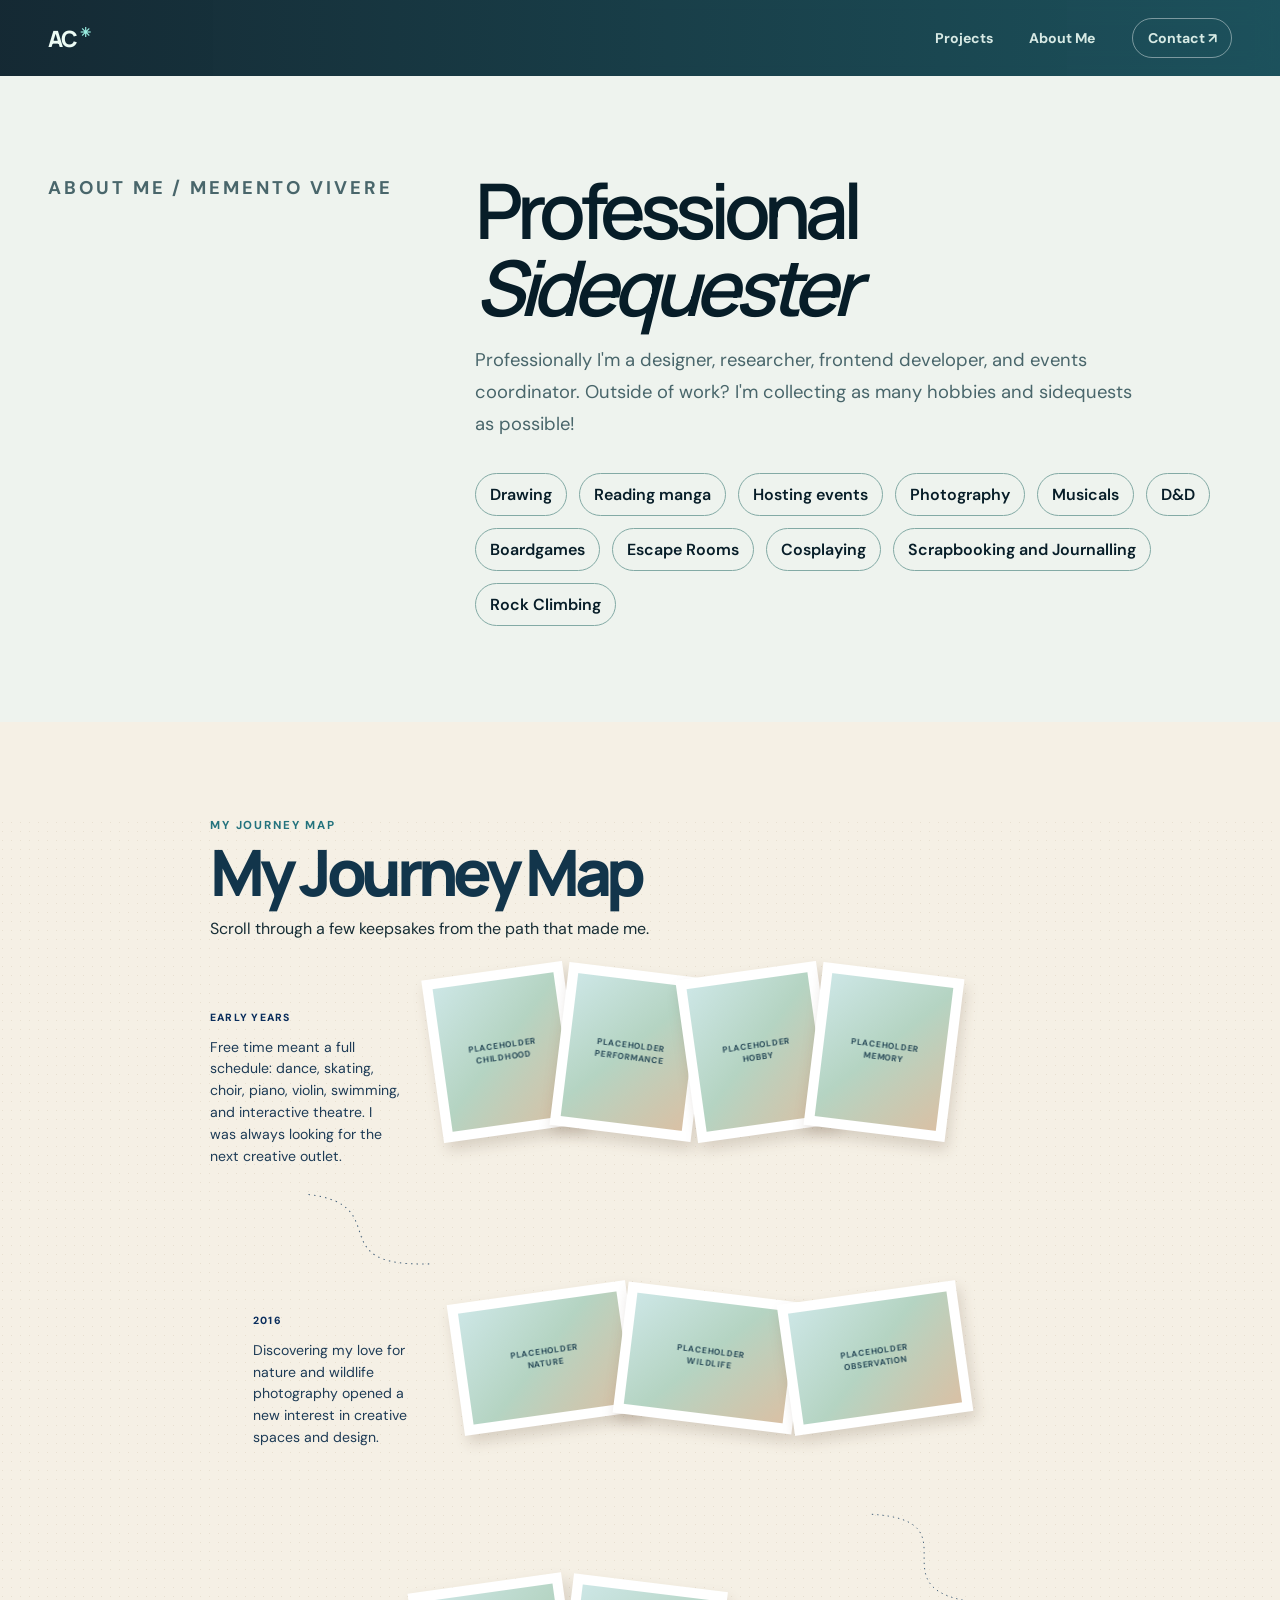
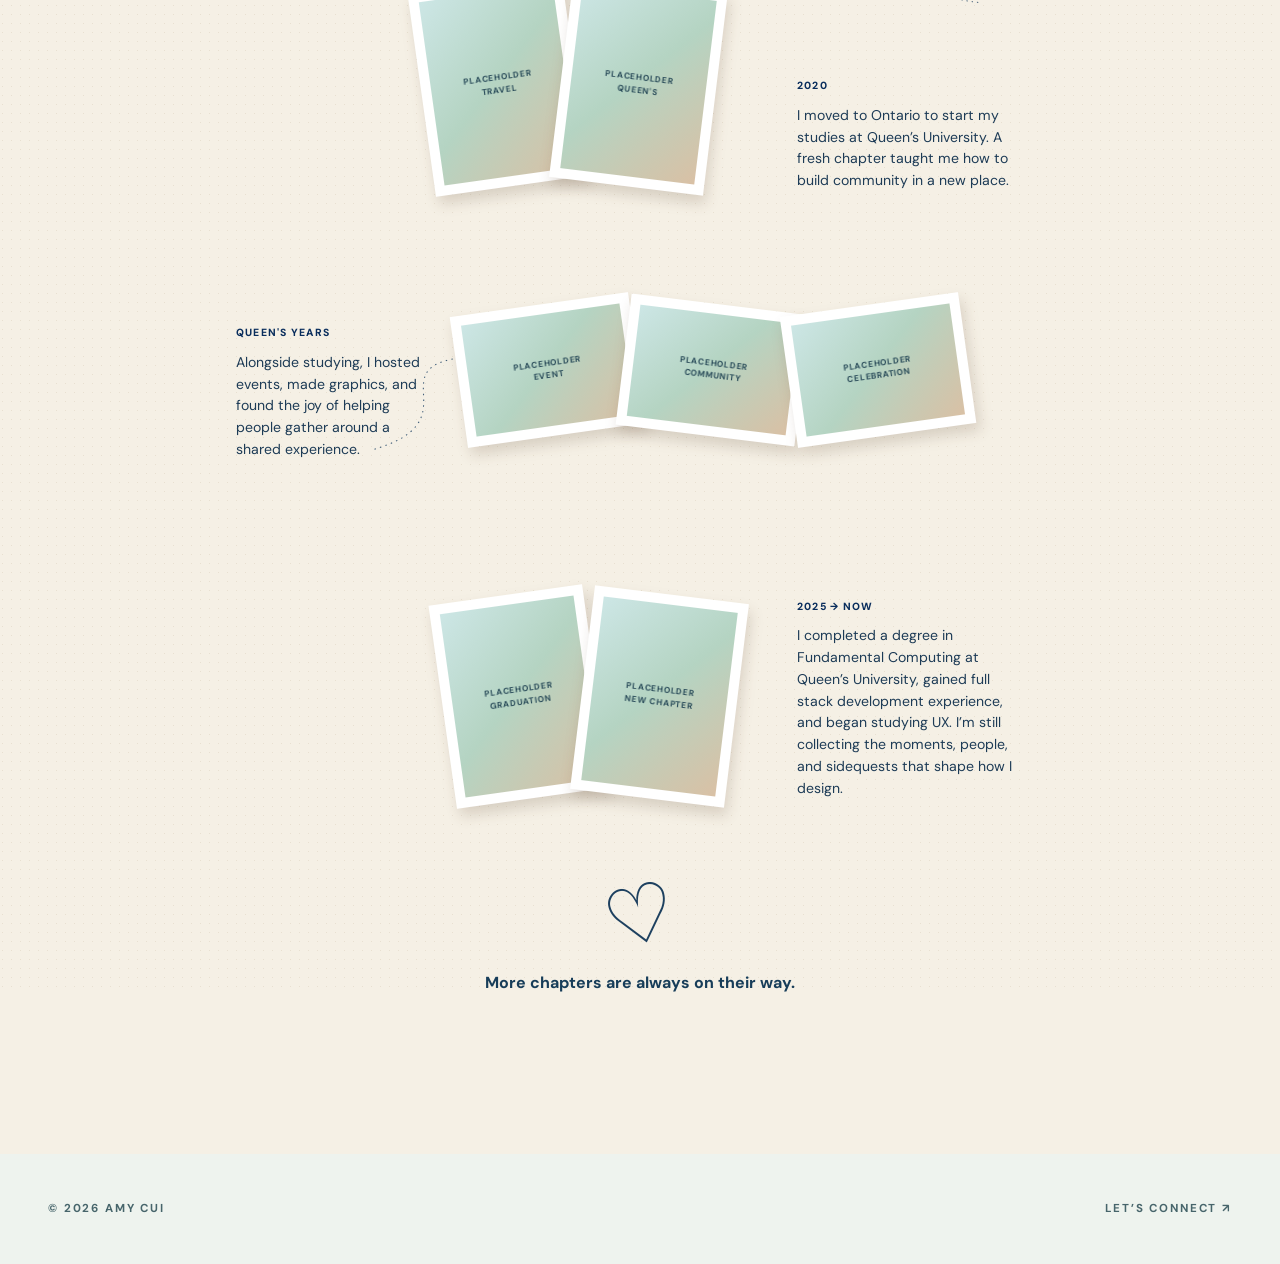
<file: dist/about.html>
<!doctype html>
<html lang="en">
  <head>
    <meta charset="utf-8" />
    <meta name="viewport" content="width=device-width,initial-scale=1" />
    <title>About Me — Amy Cui</title>
    <link rel="stylesheet" href="styles.css" />
    <script src="script.js" defer></script>
  </head>
  <body class="about-page">
    <header class="site-nav">
      <div class="wrap nav-inner">
        <a class="logo" href="index.html" target="_blank" rel="noopener"
          >AC<span>✳</span></a
        >
        <nav>
          <a href="projects.html" target="_blank" rel="noopener">Projects</a
          ><a href="about.html" target="_blank" rel="noopener">About Me</a
          ><a href="contact.html" target="_blank" rel="noopener">Contact ↗</a>
        </nav>
      </div>
    </header>
    <main>
      <section class="about-intro wrap">
        <p class="label">ABOUT ME / MEMENTO VIVERE</p>
        <div>
          <h2>Professional<br /><em>Sidequester</em></h2>
          <p>
            Professionally I'm a designer, researcher, frontend developer, and events coordinator.
            Outside of work? I'm collecting as many hobbies and sidequests as possible!
          </p>
          <div class="hobby-list">
            <span>Drawing</span><span>Reading manga</span><span>Hosting events</span
            ><span>Photography</span><span>Musicals</span
            ><span>D&D</span><span>Boardgames</span><span>Escape Rooms</span>
            <span>Cosplaying</span><span>Scrapbooking and Journalling</span>
            <span>Rock Climbing</span>
          </div>
        </div>
      </section>
      <section class="scrapbook-section" aria-labelledby="journey-title"><div class="scrapbook"><header class="scrapbook-heading"><p class="label">MY JOURNEY MAP</p><h2 id="journey-title">My Journey Map</h2><p>Scroll through a few keepsakes from the path that made me.</p></header><svg class="scrap-line line-one" viewBox="0 0 200 120" aria-hidden="true"><path d="M5 5 C130 20 20 110 180 104"/></svg><article class="scrap-memory memory-early reveal"><div class="scrap-copy"><span class="scrap-year">EARLY YEARS</span><p>Free time meant a full schedule: dance, skating, choir, piano, violin, swimming, and interactive theatre. I was always looking for the next creative outlet.</p></div><div class="scrap-photos photo-cluster-four"><figure class="photo-placeholder tilt-left"><span>PLACEHOLDER<br>CHILDHOOD</span></figure><figure class="photo-placeholder tilt-right"><span>PLACEHOLDER<br>PERFORMANCE</span></figure><figure class="photo-placeholder tilt-left"><span>PLACEHOLDER<br>HOBBY</span></figure><figure class="photo-placeholder tilt-right"><span>PLACEHOLDER<br>MEMORY</span></figure></div></article><svg class="scrap-line line-two" viewBox="0 0 220 150" aria-hidden="true"><path d="M24 5 C185 15 20 122 188 139"/></svg><article class="scrap-memory memory-nature reveal"><div class="scrap-copy"><span class="scrap-year">2016</span><p>Discovering my love for nature and wildlife photography opened a new interest in creative spaces and design.</p></div><div class="scrap-photos photo-cluster-three"><figure class="photo-placeholder landscape tilt-left"><span>PLACEHOLDER<br>NATURE</span></figure><figure class="photo-placeholder landscape tilt-right"><span>PLACEHOLDER<br>WILDLIFE</span></figure><figure class="photo-placeholder landscape tilt-left"><span>PLACEHOLDER<br>OBSERVATION</span></figure></div></article><article class="scrap-memory memory-queens reveal"><div class="scrap-photos photo-cluster-two"><figure class="photo-placeholder tall tilt-left"><span>PLACEHOLDER<br>TRAVEL</span></figure><figure class="photo-placeholder tall tilt-right"><span>PLACEHOLDER<br>QUEEN'S</span></figure></div><div class="scrap-copy"><span class="scrap-year">2020</span><p>I moved to Ontario to start my studies at Queen’s University. A fresh chapter taught me how to build community in a new place.</p></div></article><svg class="scrap-line line-three" viewBox="0 0 180 140" aria-hidden="true"><path d="M150 3 C28 17 165 92 20 132"/></svg><article class="scrap-memory memory-community reveal"><div class="scrap-copy"><span class="scrap-year">QUEEN'S YEARS</span><p>Alongside studying, I hosted events, made graphics, and found the joy of helping people gather around a shared experience.</p></div><div class="scrap-photos photo-cluster-three wide"><figure class="photo-placeholder landscape tilt-left"><span>PLACEHOLDER<br>EVENT</span></figure><figure class="photo-placeholder landscape tilt-right"><span>PLACEHOLDER<br>COMMUNITY</span></figure><figure class="photo-placeholder landscape tilt-left"><span>PLACEHOLDER<br>CELEBRATION</span></figure></div></article><article class="scrap-memory memory-ux reveal"><div class="scrap-copy"><span class="scrap-year">2025 → NOW</span><p>I completed a degree in Fundamental Computing at Queen’s University, gained full stack development experience, and began studying UX. I’m still collecting the moments, people, and sidequests that shape how I design.</p></div><div class="scrap-photos photo-cluster-two"><figure class="photo-placeholder tall tilt-left"><span>PLACEHOLDER<br>GRADUATION</span></figure><figure class="photo-placeholder tall tilt-right"><span>PLACEHOLDER<br>NEW CHAPTER</span></figure></div></article><div class="scrapbook-end reveal"><span class="scribble-heart">♡</span><p>More chapters are always on their way.</p></div></div></section>
    </main>
    <footer class="footer wrap">
      <span>© <span id="year"></span> AMY CUI</span
      ><a href="contact.html" target="_blank" rel="noopener">LET’S CONNECT ↗</a>
    </footer>
  </body>
</html>
</file>
<file: styles.css>
@import url("https://fonts.googleapis.com/css2?family=DM+Sans:wght@400;500;600;700&family=Manrope:wght@400;500;600;700;800&display=swap");
:root {
  --ink: #071d28;
  --deep: #061b27;
  --sea: #0d4954;
  --foam: #ecfbf4;
  --aqua: #9aefe2;
  --paper: #f2f5ef;
  --muted: #a6bec2;
  /* accent trio: tags, highlights, illustrations */
  --mint: #a8e8d6;
  --pink: #ffabf9;
  --orange: #ffbf5f;
}
* {
  box-sizing: border-box;
}
html {
  scroll-behavior: smooth;
}
body {
  margin: 0;
  background: var(--paper);
  color: var(--ink);
  font-family: "DM Sans", sans-serif;
}
a {
  color: inherit;
  text-decoration: none;
}
button {
  font: inherit;
}
::selection {
  background: var(--aqua);
  color: var(--deep);
}
.wrap {
  width: min(100% - 6rem, 1420px);
  margin-inline: auto;
}
.skip-link {
  position: absolute;
  left: 1rem;
  top: -4rem;
  background: #fff;
  padding: 0.6rem;
  z-index: 99;
}
.skip-link:focus {
  top: 1rem;
}
.site-nav {
  height: 76px;
  position: sticky;
  top: 0;
  z-index: 20;
  background: linear-gradient(90deg, #061b27ef, #0b4450ec);
  color: var(--foam);
  backdrop-filter: blur(14px);
}
.nav-inner {
  height: 100%;
  display: flex;
  align-items: center;
  justify-content: space-between;
}
.logo {
  font:
    800 1.4rem Manrope,
    sans-serif;
  letter-spacing: -0.1em;
}
.logo span {
  font-size: 0.8rem;
  color: var(--aqua);
  vertical-align: top;
  margin-left: 0.25rem;
}
.site-nav nav {
  display: flex;
  gap: 2.3rem;
  align-items: center;
  font-size: 0.88rem;
  font-weight: 700;
}
.site-nav nav a {
  opacity: 0.9;
}
.site-nav nav a:hover {
  color: var(--aqua);
}
.site-nav nav a:last-child {
  border: 1px solid #fff7;
  border-radius: 100px;
  padding: 0.65rem 0.9rem;
}
.hero {
  /* sized by both width and height so the whole hero fits short, wide screens */
  --hero-size: clamp(4.5rem, min(20vw, 27svh), 21rem);
  min-height: calc(100svh - 76px);
  display: flex;
  flex-direction: column;
  position: relative;
  overflow: hidden;
  isolation: isolate;
  background: radial-gradient(
    circle at 72% 50%,
    #176d78,
    #0b3a47 38%,
    #061b27 77%
  );
  color: var(--foam);
}
.hero:after,
.project-visual:before {
  content: "";
  position: absolute;
  inset: 0;
  background:
    repeating-linear-gradient(0deg, transparent 0 76px, #ffffff09 77px),
    repeating-linear-gradient(90deg, transparent 0 76px, #ffffff09 77px);
  pointer-events: none;
}
.hero canvas {
  position: absolute;
  inset: 0;
  width: 100%;
  height: 100%;
  z-index: 0;
}
.hero-glow {
  position: absolute;
  width: 65vw;
  height: 65vw;
  left: 48%;
  top: 6%;
  border-radius: 50%;
  background: radial-gradient(circle, #25a2a288, transparent 67%);
  filter: blur(25px);
}
.hero-inner {
  position: relative;
  z-index: 1;
  flex: 1;
  display: flex;
  flex-direction: column;
  justify-content: center;
  padding-block: 4rem;
}
.eyebrow,
.label,
.project-meta,
.visual-no,
.hero-side-note,
.hero-coordinate,
.footer,
.case-index {
  font-size: 0.72rem;
  font-weight: 700;
  letter-spacing: 0.16em;
}
.eyebrow {
  display: flex;
  gap: 0.8rem;
  align-items: center;
  color: #c7e9e1;
}
.pulse {
  width: 7px;
  height: 7px;
  border-radius: 50%;
  background: var(--aqua);
  box-shadow:
    0 0 0 8px #a8f6df20,
    0 0 20px var(--aqua);
}
.hero h1 {
  font:
    600 var(--hero-size) / 0.82 Manrope,
    sans-serif;
  letter-spacing: -0.11em;
  margin: 2rem 0 3.4rem;
}
.hero h1 > span {
  display: block;
}
.hero h1 > span:last-child {
  display: flex;
  align-items: flex-start;
}
.hero h1 em {
  font-style: normal;
  color: var(--aqua);
}
.jellyfish {
  width: clamp(3.5rem, 6vw, 6.5rem);
  height: auto;
  margin: 0.05em 0 0 0.35em;
  overflow: visible;
  animation: jelly-float 5s ease-in-out infinite;
}
.jellyfish path:last-child {
  animation: jelly-wiggle 2s ease-in-out infinite;
}
@keyframes jelly-float {
  50% {
    transform: translateY(-18px) rotate(4deg);
  }
}
@keyframes jelly-wiggle {
  50% {
    transform: translateX(3px);
  }
}
.hero-bottom {
  display: flex;
  justify-content: space-between;
  align-items: end;
  gap: 2rem;
  max-width: 1050px;
}
.hero-bottom p {
  max-width: 530px;
  margin: 0;
  font-size: clamp(1.22rem, 2vw, 1.65rem);
  line-height: 1.45;
  color: #d4eae5;
}
.explore-link {
  white-space: nowrap;
  border-bottom: 1px solid #bde5db;
  padding-bottom: 0.7rem;
  font-weight: 700;
}
.explore-link span {
  margin-left: 2rem;
}
.hero-side-note {
  position: absolute;
  z-index: 2;
  right: 2.2rem;
  top: 45%;
  writing-mode: vertical-rl;
  color: #c0ded9;
}
.hero-coordinate {
  position: absolute;
  z-index: 2;
  bottom: 1.7rem;
  right: 3rem;
  color: #a2c3c4;
}
.intro {
  position: fixed;
  z-index: 50;
  inset: 0;
  background: var(--deep);
  color: #b9e8df;
  display: flex;
  align-items: center;
  justify-content: center;
  flex-direction: column;
  gap: 2.3rem;
  pointer-events: none;
  animation: intro-out 0.8s 2.7s forwards;
}
.amy-puzzle {
  display: flex;
  gap: 0.03em;
  font:
    800 clamp(7rem, 19vw, 17rem)/0.74 Manrope,
    sans-serif;
  letter-spacing: -0.16em;
  color: #83dbc9;
}
.amy-puzzle .piece {
  display: inline-block;
  opacity: 0;
  border: 4px solid #d2fff2;
  border-radius: 16%;
  padding: 0.08em 0.14em;
  box-shadow:
    inset 0 0 0 2px #5ebca8,
    0 0 45px #7de4cf52;
  animation: amy-lock 0.55s cubic-bezier(0.2, 0.8, 0.2, 1) forwards;
}
.pa {
  --x: -100vw;
  --y: -24vh;
  animation-delay: 0.15s;
}
.pm {
  --x: 0;
  --y: -85vh;
  animation-delay: 0.45s;
}
.py {
  --x: 100vw;
  --y: 28vh;
  animation-delay: 0.75s;
}
.intro > span {
  font-size: 0.7rem;
  text-transform: uppercase;
  letter-spacing: 0.35em;
  animation: fade-in 0.8s 1s both;
}
@keyframes amy-lock {
  from {
    opacity: 0;
    transform: translate(var(--x), var(--y)) rotate(24deg);
  }
  to {
    opacity: 1;
    transform: none;
  }
}
@keyframes fade-in {
  from {
    opacity: 0;
  }
  to {
    opacity: 1;
  }
}
@keyframes intro-out {
  to {
    opacity: 0;
    visibility: hidden;
  }
}
.work-section,
.page-content {
  padding-block: 7rem;
}
.section-heading {
  display: grid;
  grid-template-columns: 1fr 2.4fr 1fr;
  align-items: end;
  gap: 2rem;
  margin-bottom: 4.5rem;
}
.label {
  margin: 0;
  color: #23727d;
}
.section-heading h2,
.about-section h2 {
  font:
    600 clamp(3.4rem, 6.8vw, 7.2rem)/0.98 Manrope,
    sans-serif;
  letter-spacing: -0.08em;
  margin: 0;
}
.section-heading h2 em,
.about-section h2 em {
  font-style: normal;
  color: #237987;
}
.section-heading > p:last-child {
  line-height: 1.7;
  color: #536a6b;
}
.project-list,
.project-page-grid {
  display: grid;
  grid-template-columns: 1fr 1fr;
  gap: 2rem;
}
.project {
  min-width: 0;
  background: #fff;
  display: flex;
  flex-direction: column;
  overflow: hidden;
  transition:
    transform 0.35s,
    box-shadow 0.35s;
}
.project:hover {
  transform: translateY(-8px);
  box-shadow: 0 22px 55px #0a34421c;
}
.project.featured {
  grid-column: 1/-1;
  display: grid;
  grid-template-columns: 1.25fr 1fr;
}
.project-visual {
  min-height: 360px;
  position: relative;
  overflow: hidden;
  isolation: isolate;
}
.featured .project-visual {
  min-height: 560px;
}
.visual-no {
  position: absolute;
  z-index: 3;
  top: 2rem;
  left: 2rem;
  color: #e4fff1;
}
.habitu-visual {
  background: radial-gradient(
    circle at 54% 52%,
    #267b83,
    #0e4b58 43%,
    #082935 80%
  );
}
.orbital {
  position: absolute;
  border: 1px solid #8dcec575;
  border-radius: 50%;
  aspect-ratio: 1;
  left: 50%;
  top: 50%;
  transform: translate(-50%, -50%);
}
.orbital-one {
  width: 85%;
  animation: orbit 25s linear infinite;
}
.orbital-two {
  width: 62%;
  border-style: dashed;
  animation: orbit 18s linear infinite reverse;
}
@keyframes orbit {
  to {
    transform: translate(-50%, -50%) rotate(360deg);
  }
}
.visual-core {
  position: absolute;
  width: min(75%, 520px);
  left: 50%;
  top: 51%;
  transform: translate(-50%, -50%) rotate(-6deg);
  box-shadow: 0 32px 75px #00192290;
  border: 8px solid #e5efea;
  border-radius: 12px;
  overflow: hidden;
}
.visual-core img {
  display: block;
  width: 100%;
}
.character-visual {
  background: radial-gradient(circle at 50% 60%, #816b91, #304665 55%, #122d45);
}
.rune {
  position: absolute;
  left: 50%;
  top: 50%;
  transform: translate(-50%, -50%);
  font-size: 13rem;
  color: #d8f8d7;
  text-shadow: 0 0 55px #a9f8d6;
  animation: float 5s ease-in-out infinite;
}
.rune-orbit {
  position: absolute;
  inset: 13%;
  border: 1px solid #d7f5e07a;
  border-radius: 50%;
  transform: rotateX(70deg) rotate(-20deg);
}
@keyframes float {
  50% {
    transform: translate(-50%, -54%) rotate(8deg);
  }
}
.coming-visual {
  background: radial-gradient(circle at 50% 55%, #315f6b, #113544 58%, #071e2b);
}
.coming-mark {
  position: absolute;
  left: 50%;
  top: 50%;
  transform: translate(-50%, -50%);
  font:
    400 12rem/1 Manrope,
    sans-serif;
  color: #bdf9e4;
  text-shadow: 0 0 55px #a5f1df80;
  animation: float 5s ease-in-out infinite;
}
.project-tags {
  position: absolute;
  z-index: 4;
  bottom: 1.6rem;
  left: 1.8rem;
  display: flex;
  flex-wrap: wrap;
  gap: 0.45rem;
  max-width: 80%;
}
.project-tags b {
  background: #ffffffee;
  color: #0a4752;
  border-radius: 100px;
  padding: 0.48rem 0.72rem;
  font-size: 0.68rem;
  letter-spacing: 0.03em;
  box-shadow: 0 5px 18px #00263336;
}
.project-copy {
  padding: 2.6rem 2.8rem 3rem;
  display: flex;
  flex-direction: column;
}
.featured .project-copy {
  justify-content: center;
  padding: clamp(2.5rem, 5vw, 6rem);
}
.project-meta {
  display: flex;
  gap: 1.5rem;
  flex-wrap: wrap;
  color: #367780;
}
.project-meta span:first-child {
  color: #839392;
}
.project h3 {
  font:
    600 clamp(2.3rem, 3.8vw, 4.5rem)/1.04 Manrope,
    sans-serif;
  letter-spacing: -0.07em;
  margin: 2.2rem 0 1rem;
  display: flex;
  justify-content: space-between;
}
.project-copy > p {
  font-size: 1.06rem;
  line-height: 1.65;
  color: #526568;
  margin: 0 0 2.4rem;
}
.project-cta {
  margin-top: auto;
  font-weight: 700;
  border-bottom: 1px solid #aac1bc;
  padding-bottom: 0.8rem;
  display: flex;
  justify-content: space-between;
}
.about-section {
  background: #0a303b;
  color: #eaf9f3;
  padding: 8rem 0 9rem;
}
.about-grid {
  display: grid;
  gap: 2rem;
}
.about-ctas {
  display: flex;
  flex-wrap: wrap;
  gap: 1rem;
}
.primary-cta.ghost-cta {
  background: transparent;
  color: var(--aqua);
  box-shadow: inset 0 0 0 1.5px #a5f1df80;
}
.primary-cta.ghost-cta:hover,
.primary-cta.ghost-cta:focus-visible {
  background: #a5f1df;
  color: #062630;
  box-shadow: 0 10px 24px #00000040;
}
.about-grid .label {
  color: var(--aqua);
}
.about-section h2 em {
  color: var(--mint);
}
.about-grid > div > p {
  font-size: 1.22rem;
  line-height: 1.65;
  color: #b9d7d4;
  max-width: 690px;
  margin: 3rem 0;
}
.primary-cta {
  display: inline-flex;
  gap: 3rem;
  align-items: center;
  padding: 1.1rem 1.3rem;
  border-radius: 100px;
  background: #a5f1df;
  color: #062630;
  font-weight: 800;
  transition: transform 0.2s, background 0.2s, box-shadow 0.2s, color 0.2s;
}
.primary-cta span {
  transition: transform 0.2s;
}
.primary-cta:hover,
.primary-cta:focus-visible {
  background: #d2fbf0;
  transform: translateY(-3px);
  box-shadow: 0 10px 24px #00000040;
}
.primary-cta:hover span,
.primary-cta:focus-visible span {
  transform: translate(3px, -3px);
}
.footer {
  min-height: 110px;
  display: flex;
  justify-content: space-between;
  gap: 2rem;
  align-items: center;
  color: #47656b;
}
.reveal {
  opacity: 0;
  transform: translateY(30px);
  transition:
    opacity 0.8s,
    transform 0.8s;
}
.reveal.visible {
  opacity: 1;
  transform: none;
}
.page-hero {
  padding: 8rem 0 5rem;
  background: radial-gradient(circle at 77% 15%, #1a7681, #0a3441 43%, #061b27);
  color: #effdf5;
}
.page-hero h1 {
  font:
    600 clamp(4rem, 10vw, 10rem)/0.95 Manrope,
    sans-serif;
  letter-spacing: -0.09em;
  margin: 1.2rem 0;
}
.page-hero h1 em {
  font-style: normal;
  color: #a5f1df;
}
.page-hero p {
  max-width: 620px;
  font-size: 1.15rem;
  line-height: 1.7;
  color: #c6e7df;
}
.page-hero .eyebrow {
  font-size: 0.72rem;
}
.project-page-grid .project {
  min-height: 530px;
}
.event-graphic {
  background: linear-gradient(135deg, #ccf1e1, #d9eff4 46%, #649ba1);
  color: #0b4350;
}
.event-graphic:after {
  content: "EVENT\A GRAPHICS";
  white-space: pre;
  position: absolute;
  left: 2rem;
  top: 50%;
  transform: translateY(-50%);
  font:
    800 clamp(3rem, 7vw, 7rem)/0.82 Manrope,
    sans-serif;
  letter-spacing: -0.1em;
}
.about-page {
  background: #eef3ee;
}
.journey-intro h2,
.contact-grid h2 {
  font:
    600 clamp(3rem, 6vw, 6rem)/1 Manrope,
    sans-serif;
  letter-spacing: -0.08em;
  margin: 0;
}
.journey-intro p {
  font-size: 1.15rem;
  line-height: 1.75;
  color: #49666b;
  max-width: 680px;
}
.journey-section {
  background: #0a303b;
  color: #effdf5;
  padding: 7rem 0;
}
.journey-intro p {
  color: #c0dbd6;
}
.journey-board {
  margin-top: 4rem;
  position: relative;
  min-height: 420px;
  border: 1px solid #77aaa5;
  background: linear-gradient(135deg, #0a4350, #0e2739);
  padding: 3rem;
  overflow: hidden;
}
.journey-stops {
  display: grid;
  grid-template-columns: repeat(5, 1fr);
  position: relative;
  height: 340px;
  align-items: center;
  gap: 1rem;
}
.journey-stop {
  border: 0;
  border-radius: 50%;
  width: 84px;
  height: 84px;
  background: #effdf5;
  color: #0b4952;
  font:
    800 0.72rem/1.2 "DM Sans",
    sans-serif;
  letter-spacing: 0.06em;
  padding: 0.7rem;
  cursor: pointer;
  transition:
    transform 0.25s,
    background 0.25s;
  box-shadow: 0 8px 22px #00192266;
}
.journey-stop:nth-child(even) {
  align-self: end;
}
.journey-stop:hover,
.journey-stop.active {
  transform: scale(1.12);
  background: #a5f1df;
}
.journey-detail {
  position: relative;
  margin-top: 1.6rem;
  background: #effdf5;
  color: #0b3540;
  padding: 1.3rem 1.5rem;
  max-width: 720px;
  font-size: 1.05rem;
  line-height: 1.6;
}
.contact-grid {
  display: grid;
  grid-template-columns: 1.4fr 1fr;
  gap: 5rem;
  align-items: start;
}
.contact-list {
  display: grid;
  gap: 1rem;
}
.contact-list a {
  background: #fff;
  padding: 1.35rem 1.45rem;
  display: flex;
  justify-content: space-between;
  font-weight: 700;
  box-shadow: 0 10px 25px #09313a12;
}
.resume-note {
  padding: 1.5rem;
  border-left: 3px solid #50a8a4;
  background: #dff0e8;
  line-height: 1.6;
}
@media (max-width: 900px) {
  .wrap {
    width: min(100% - 3rem, 1420px);
  }
  .project.featured {
    grid-template-columns: 1fr;
  }
  .section-heading {
    grid-template-columns: 1fr 2fr;
  }
  .section-heading > p:last-child {
    grid-column: 2;
  }
  .hero-side-note {
    display: none;
  }
}
@media (max-width: 700px) {
  .wrap {
    width: min(100% - 2.25rem, 1420px);
  }
  .site-nav nav {
    gap: 0.8rem;
    font-size: 0.7rem;
  }
  .site-nav nav a:last-child {
    padding: 0.55rem 0.6rem;
  }
  .hero {
    --hero-size: clamp(4.5rem, min(24vw, 20svh), 9rem);
  }
  .hero h1 {
    margin: 2rem 0;
  }
  .jellyfish {
    width: 3.5rem;
  }
  .hero-bottom {
    display: block;
  }
  .hero-bottom p {
    margin-bottom: 2rem;
    font-size: 1.18rem;
  }
  .hero-coordinate {
    left: 1.2rem;
    right: auto;
  }
  .section-heading {
    display: block;
    margin-bottom: 3rem;
  }
  .section-heading h2 {
    margin: 1rem 0;
  }
  .project-list,
  .project-page-grid,
  .contact-grid {
    grid-template-columns: 1fr;
  }
  .project.featured {
    grid-column: auto;
  }
  .featured .project-visual,
  .project-visual {
    min-height: 340px;
  }
  .project-copy,
  .featured .project-copy {
    padding: 2rem;
  }
  .project-tags {
    left: 1rem;
    bottom: 1rem;
  }
  .project-tags b {
    font-size: 0.56rem;
  }
  .about-grid {
    display: block;
  }
  .about-section {
    padding: 5rem 0;
  }
  .footer {
    padding-block: 2rem;
    min-height: 0;
    display: grid;
    gap: 0.75rem;
    font-size: 0.62rem;
  }
  .footer span:nth-child(2) {
    display: none;
  }
  .page-hero {
    padding: 6rem 0 4rem;
  }
  .journey-board {
    padding: 1.2rem;
  }
  .journey-stops {
    gap: 0.3rem;
    height: 220px;
  }
  .journey-stop {
    width: 54px;
    height: 54px;
    font-size: 0.5rem;
  }
  .journey-detail {
    font-size: 0.95rem;
  }
  .amy-puzzle {
    font-size: 7rem;
  }
}
@media (prefers-reduced-motion: reduce) {
  html {
    scroll-behavior: auto;
  }
  .intro {
    display: none;
  }
  .reveal {
    opacity: 1;
    transform: none;
  }
  * {
    transition-duration: 0.01ms !important;
    animation-duration: 0.01ms !important;
  }
}
/* Six-piece launch puzzle */
.amy-puzzle {
  display: grid;
  grid-template-columns: repeat(3, clamp(5.4rem, 11vw, 9.5rem));
  grid-template-rows: repeat(2, clamp(5.4rem, 11vw, 9.5rem));
  gap: 0;
  font-size: initial;
  letter-spacing: 0;
  color: initial;
}
.puzzle-piece {
  width: 100%;
  height: 100%;
  overflow: visible;
  opacity: 0;
  filter: drop-shadow(0 0 18px #7de4cf62);
  animation: puzzle-lock 0.52s cubic-bezier(0.2, 0.8, 0.2, 1) forwards;
}
.puzzle-piece path {
  fill: #70d6c2;
  stroke: #d4fff2;
  stroke-width: 3;
  stroke-linejoin: round;
}
.puzzle-piece text {
  fill: #062630;
  font:
    800 42px Manrope,
    sans-serif;
  text-anchor: middle;
}
.p1 {
  --x: -105vw;
  --y: -26vh;
  --r: -30deg;
  animation-delay: 0.08s;
}
.p2 {
  --x: 0;
  --y: -92vh;
  --r: 18deg;
  animation-delay: 0.32s;
}
.p3 {
  --x: 105vw;
  --y: -34vh;
  --r: 31deg;
  animation-delay: 0.56s;
}
.p4 {
  --x: -100vw;
  --y: 40vh;
  --r: 21deg;
  animation-delay: 0.8s;
}
.p5 {
  --x: 0;
  --y: 94vh;
  --r: -21deg;
  animation-delay: 1.04s;
}
.p6 {
  --x: 100vw;
  --y: 42vh;
  --r: -28deg;
  animation-delay: 1.28s;
}
@keyframes puzzle-lock {
  from {
    opacity: 0;
    transform: translate(var(--x), var(--y)) rotate(var(--r)) scale(0.75);
  }
  to {
    opacity: 1;
    transform: none;
  }
}
@media (max-width: 700px) {
  .amy-puzzle {
    grid-template-columns: repeat(3, 5.15rem);
    grid-template-rows: repeat(2, 5.15rem);
  }
}

/* Pixel jellyfish and pop-up storybook */
.hero .jellyfish{display:none}.book-stories{padding-block:8rem;background:linear-gradient(180deg,#eaf8f3 0%,#f6f3e9 100%)}.story-heading{display:grid;gap:1.4rem;justify-items:center;text-align:center;margin-bottom:3.5rem}.story-heading h2{font:600 clamp(3.4rem,7vw,7.6rem)/.95 Manrope,sans-serif;letter-spacing:-.09em;margin:0;color:#113f4c}.story-heading h2 em{font-style:normal;color:#5c9d9b}.story-heading>p:last-child{margin:0;max-width:620px;font-size:1.15rem;line-height:1.7;color:#526b6e}.storybook{position:relative;padding:1.25rem 0 3.6rem}.book-nav{display:flex;align-items:center;justify-content:center;gap:1.4rem;margin-top:1.6rem}.book-arrow{position:absolute;z-index:3;top:calc(1rem + 327px * var(--s));translate:0 -50%;width:3.25rem;padding:.3rem;border:0;background:none;cursor:pointer;transition:transform .15s steps(2)}.book-arrow-prev{right:calc(50% + 720px * var(--s) + .4rem)}.book-arrow-next{left:calc(50% + 720px * var(--s) + .4rem)}.book-arrow svg{display:block;width:100%;filter:drop-shadow(3px 3px 0 #5a3a1740)}.book-arrow-next svg{scale:-1 1}.book-arrow-prev:hover,.book-arrow-prev:focus-visible{transform:translateX(-4px)}.book-arrow-next:hover,.book-arrow-next:focus-visible{transform:translateX(4px)}.book-arrow:active{transform:scale(.92)}.book-arrow:focus-visible{outline:2px solid #8a6230;outline-offset:2px}.book-dots{display:flex;gap:.7rem}.book-dots i{width:.7rem;height:.7rem;border-radius:50%;background:#dcc39c;transition:background .25s,transform .25s}.book-dots i.is-current{background:#8a6230;transform:scale(1.15)}@media(max-width:850px){.story-heading{display:block}.story-heading h2{margin:1rem 0}.book-stories{padding-block:5rem}}


/* Scrollable scrapbook journey */
.scrapbook-section{background:#f5f0e5;color:#172d35;padding:6rem 0 9rem;overflow:hidden}.scrapbook{width:min(100% - 3rem,860px);margin:auto;position:relative}.scrapbook:before{content:"";position:absolute;inset:0 -18vw;background-image:radial-gradient(#bda98a38 .7px,transparent .7px);background-size:9px 9px;pointer-events:none}.scrapbook-heading{position:relative;z-index:1;margin:0 0 3rem}.scrapbook-heading h2{margin:.6rem 0;font:800 clamp(2.5rem,5vw,4.3rem)/.9 Manrope,sans-serif;letter-spacing:-.08em;color:#12354b}.scrapbook-heading p:last-child{max-width:440px;line-height:1.55}.scrap-memory{position:relative;z-index:1;display:grid;grid-template-columns:190px 1fr;gap:2rem;align-items:center;margin:3.5rem 0 6rem}.scrap-copy{font-size:.88rem;line-height:1.55;color:#1d3b56}.scrap-year{display:block;margin-bottom:.65rem;font-size:.65rem;letter-spacing:.12em;font-weight:800;color:#092d5c}.scrap-copy p{margin:0}.scrap-photos{position:relative;min-height:210px;display:flex;align-items:flex-start}.photo-placeholder{width:142px;height:164px;margin:0 -15px 0 0;padding:10px;background:#fff;box-shadow:3px 8px 13px #573d282e;transform-origin:center;display:grid;place-items:center;position:relative;z-index:1}.photo-placeholder:after{content:"";position:absolute;inset:10px;background:linear-gradient(135deg,#c8e4e3,#aed0bd 48%,#d6bb9d);opacity:.92}.photo-placeholder span{position:relative;z-index:1;text-align:center;font:700 .53rem/1.45 'DM Sans',sans-serif;letter-spacing:.09em;color:#294b59}.photo-placeholder:nth-child(2){z-index:2}.photo-placeholder:nth-child(3){z-index:3}.photo-placeholder:nth-child(4){z-index:4}.tilt-left{transform:rotate(-8deg)}.tilt-right{transform:rotate(7deg)}.landscape{width:180px;height:132px}.tall{width:155px;height:205px}.memory-early .scrap-photos{margin-top:-1.7rem}.memory-nature{grid-template-columns:170px 1fr;margin-left:5%}.memory-queens{grid-template-columns:1fr 230px;margin-left:17%;margin-right:5%;align-items:end}.memory-queens .scrap-copy{order:2}.memory-community{grid-template-columns:190px 1fr;margin-left:3%}.memory-ux{grid-template-columns:1fr 230px;margin-left:22%;margin-right:5%}.memory-ux .scrap-copy{order:2}.photo-cluster-two{justify-content:center}.photo-cluster-three{padding-top:1rem}.scrap-line{position:absolute;z-index:0;fill:none;stroke:#183d60;stroke-width:1.5;stroke-dasharray:2 6;opacity:.8}.scrap-line path{animation:scrap-dash 9s linear infinite}.line-one{left:11%;top:21%;width:140px}.line-two{right:8%;top:39%;width:145px}.line-three{left:17%;top:64%;width:130px}@keyframes scrap-dash{to{stroke-dashoffset:-90}}.scrapbook-end{position:relative;z-index:1;text-align:center;margin-top:-1.5rem;font:700 1rem/1.35 'DM Sans',sans-serif;color:#173d59}.scribble-heart{display:block;font:500 5rem/1 cursive;transform:rotate(-14deg);color:#1d405f}.scrap-memory.photos-in .photo-placeholder{animation:photo-settle .75s both}.scrap-memory.photos-in .photo-placeholder:nth-child(2){animation-delay:.12s}.scrap-memory.photos-in .photo-placeholder:nth-child(3){animation-delay:.24s}.scrap-memory.photos-in .photo-placeholder:nth-child(4){animation-delay:.36s}@keyframes photo-settle{from{opacity:0;transform:translateY(30px) rotate(0) scale(.87)}to{opacity:1}}@media(max-width:650px){.scrapbook{width:min(100% - 2.25rem,860px)}.scrap-memory,.memory-nature,.memory-queens,.memory-community,.memory-ux{display:flex;flex-direction:column;align-items:flex-start;margin:3rem 0 5rem}.memory-queens .scrap-copy,.memory-ux .scrap-copy{order:initial}.scrap-copy{max-width:260px}.scrap-photos{min-height:170px;width:100%}.photo-placeholder{width:104px;height:128px}.landscape{width:135px;height:100px}.tall{width:120px;height:160px}.line-one{top:19%}.line-two{top:44%}.line-three{top:68%}}

/* Animated resume paper airplane */
.resume-flight{position:relative;height:210px;margin-top:2rem;overflow:visible}
.resume-airplane{
  position:absolute;left:-12%;top:36%;width:285px;height:190px;display:block;z-index:2;cursor:pointer;
  animation:resume-flight-across 7s cubic-bezier(.45,.05,.55,.95) infinite;transition:filter .25s ease
}
.resume-plane-svg{display:block;width:100%;height:100%;object-fit:contain;filter:drop-shadow(0 14px 10px #0b4a5638);transform:rotate(-2deg)}
.resume-airplane:hover,.resume-airplane:focus-visible{animation-play-state:paused;filter:drop-shadow(0 18px 18px #0b4a5648);outline:none}
.resume-airplane:focus-visible .resume-plane-svg{outline:3px solid var(--aqua);outline-offset:7px;border-radius:8px}
.resume-flight-hint{position:absolute;left:8%;bottom:-1rem;font-size:.68rem;font-weight:800;letter-spacing:.12em;text-transform:uppercase;color:#518086;opacity:.75}
@keyframes resume-flight-across{
  0%{left:-12%;top:36%;opacity:0;transform:rotate(-8deg) scale(.82)}
  9%{opacity:1}
  42%{left:40%;top:28%;transform:rotate(0deg) scale(1)}
  72%{left:76%;top:8%;transform:rotate(-8deg) scale(1.02)}
  91%{left:96%;top:-6%;opacity:1;transform:rotate(-13deg) scale(1)}
  100%{left:104%;top:-12%;opacity:0;transform:rotate(-16deg) scale(.92)}
}
@media(max-width:700px){
  .resume-flight{height:175px}
  .resume-airplane{width:190px;height:130px}
  .resume-flight-hint{left:0}
}
/* Eyebrow sparkle: metallic gradient with a sweeping shine (gradient animates inside the SVG) */
.sparkle{width:1.6rem;height:1.6rem;flex:none;overflow:visible;filter:drop-shadow(0 0 6px #ffd98a88);animation:sparkle-twinkle 2.6s ease-in-out infinite}
.sparkle .s-small{transform-box:fill-box;transform-origin:center;animation:sparkle-twinkle 1.8s ease-in-out infinite reverse}
@keyframes sparkle-twinkle{50%{transform:scale(.82) rotate(12deg)}}

/* Hero jellyfish: JS moves .hero-jelly (wander / follow cursor), CSS handles bob + shock */
/* 1ex in the h1 font = the height of the "m" in Amy */
.hero-jelly{position:absolute;z-index:3;left:0;top:0;font:600 var(--hero-size) Manrope,sans-serif;height:1.04ex;pointer-events:none;will-change:transform;transform:translate(70vw,30vh)}
.jelly-body{position:relative;height:100%;animation:jelly-bob 2.4s ease-in-out infinite;filter:drop-shadow(0 0 10px #3cc8ff88)}
.jelly-body img{display:block;height:100%;width:auto}
.jelly-bolts{position:absolute;inset:0;width:100%;height:100%;overflow:visible}
.jelly-bolts{opacity:0}
@keyframes jelly-bob{0%,100%{transform:translateY(0) scaleY(1)}35%{transform:translateY(-6px) scaleY(.92)}}
.hero-jelly.is-shocked .jelly-body{animation:jelly-shock-shake .1s steps(2) infinite,jelly-shock-flash .2s steps(2) infinite}
.hero-jelly.is-shocked .jelly-bolts{animation:jelly-bolts .16s steps(2) infinite}
@keyframes jelly-shock-shake{0%{transform:translate(-3px,1px) rotate(-4deg)}100%{transform:translate(3px,-2px) rotate(4deg)}}
@keyframes jelly-shock-flash{
  0%{filter:brightness(2.6) drop-shadow(0 0 10px #fff7b0) drop-shadow(0 0 28px #ffe14d)}
  100%{filter:brightness(1.5) saturate(2) hue-rotate(-150deg) drop-shadow(0 0 16px #fff36b)}
}
@keyframes jelly-bolts{0%{opacity:1}100%{opacity:.15;transform:scale(1.08)}}

/* Storybook: Amy's open-book art (assets/book-home.svg) with the project spreads scrolling over its pages,
   plus a cover-and-pages opening */
.storybook{--s:.8;padding:1rem 0 3.6rem}
.pixel-book{
  /* The element is the book's cover box: 1236x654 at (102,86) in the 1440x825 art.
     --s (px per art unit) is set by script.js. */
  position:relative;isolation:isolate;margin:0 auto;
  width:calc(1236px * var(--s));height:calc(654px * var(--s));
  font:calc(var(--s) * 15.6px)/1.6 "DM Sans",sans-serif;
  color:#333;
}
.book-art{position:absolute;z-index:0;left:-8.252%;top:-13.15%;width:116.5%;height:126.15%;max-width:none;pointer-events:none}
.book-carousel{
  position:absolute;z-index:1;inset:1.2% 2.4% 7.8% 2.4%;display:grid;grid:1fr / auto-flow 100%;
  overflow-x:auto;overflow-y:hidden;scroll-snap-type:x mandatory;overscroll-behavior-x:contain;
  scroll-behavior:smooth;scrollbar-width:none;outline:none
}
.book-carousel::-webkit-scrollbar{display:none}
.book-carousel{transition:opacity .22s}
.storybook.is-turning .book-carousel{opacity:0}
.book-art.is-mirrored{transform:scaleX(-1)}
.book-scene{position:relative;scroll-snap-align:start;scroll-snap-stop:always}
.page-container{display:flex;gap:3em;height:100%}
.book-left,.book-right{flex:1;min-width:0;position:relative;display:flex;flex-direction:column;align-items:flex-start;padding:1.4em 0 2.6em 1.4em}
.book-right{padding:1.8em 2.2em 4em 1.4em}
.book-page-placeholder{flex:1;width:100%}
.book-posters{position:relative;flex:1;width:100%}
.book-posters img{position:absolute;top:50%;left:50%;width:42%;border-radius:4px;box-shadow:0 14px 22px #173e4840;translate:-50% -50%}
.book-posters img:nth-child(1){rotate:-9deg;margin-left:-22%}
.book-posters img:nth-child(2){z-index:1;margin-top:-2%}
.book-posters img:nth-child(3){rotate:8deg;margin-left:22%}
.book-page-mockup{margin:auto -10% auto -2.5%;width:112%;max-width:none;height:auto;filter:drop-shadow(0 18px 16px #173e4840)}
.book-index{font-size:.7em;font-weight:800;letter-spacing:.16em;color:#4c8c8a}
.book-right h3{font:700 3.2em/.92 Manrope,sans-serif;letter-spacing:-.09em;margin:.35em 0 .4em;color:#184a55}
.book-right p{margin:0;text-align:justify;hyphens:auto}
.book-tags{display:flex;flex-wrap:wrap;gap:.4em;margin:1em 0}
.book-tags b{font-size:.7em;padding:.45em .8em;border-radius:99px;background:rgb(21,78,88);color:#e6faf3}
.book-cta{margin-top:auto;display:inline-flex;align-items:center;gap:1.4em;padding:.85em 1.5em;border-radius:99px;background:#a5f1df;color:#062630;font-size:1.15em;font-weight:800;box-shadow:0 .35em 0 #2c7375,0 .8em 1.2em #154e5833;transition:transform .2s,box-shadow .2s}
.book-cta:hover{transform:translateY(-2px);box-shadow:0 .45em 0 #2c7375,0 1em 1.4em #154e5844}
@supports (animation-timeline:scroll()){
  .page-container{animation:stay-centered linear both;animation-timeline:view(x)}
}
/* keep the spread still while the page turns, fading the old spread out and the new one in.
   Faded-out spreads overlap the visible one, so they are hidden too, or they would catch its clicks. */
@keyframes stay-centered{
  entry 0%{opacity:0;translate:-100%;visibility:hidden}
  entry 75%{opacity:0;translate:-25%;visibility:hidden}
  entry 100%{opacity:1;translate:0%;visibility:visible}
  exit 0%{opacity:1;translate:0%;visibility:visible}
  exit 50%{opacity:0;translate:50%;visibility:hidden}
  exit 100%{opacity:0;translate:100%;visibility:hidden}
}

/* Opening: script.js plays Amy's book-open frames on .book-art, then adds .is-ready */
@keyframes book-fade-out{to{opacity:0;visibility:hidden}}
@keyframes book-fade-in{from{opacity:0}}
.storybook:not(.is-ready) :is(.book-carousel,.book-nav){opacity:0}
.storybook.is-ready :is(.book-carousel,.book-nav){animation:book-fade-in .5s both}

/* Popup phones: sit over the first spread's left page and pop out of it after the book has opened.
   Phone offsets come from habitu-popup.svg, cropped to the phones' bounding box (819x555). */
.book-popup{position:absolute;z-index:3;left:26.1%;top:50%;width:52%;aspect-ratio:819/555;translate:-50% -50%;pointer-events:none;transition:opacity .2s}
.book-popup.is-hidden{opacity:0}
.book-popup img{position:absolute;height:auto;max-width:none;opacity:0;transform-origin:50% 100%;filter:drop-shadow(0 30px 24px #173e4855) drop-shadow(0 8px 6px #173e4830)}
.book-popup .popup-phone-1{left:0;top:24.14%;width:57.8%;--d:0s}
.book-popup .popup-phone-2{left:25.37%;top:0;width:51.16%;--d:.15s}
.book-popup .popup-phone-3{left:46.52%;top:13.35%;width:53.52%;--d:.3s}
/* short pause after the book finishes opening (~2.6s) before the phones rise */
.storybook.is-ready .book-popup img{animation:book-phone-pop .9s cubic-bezier(.3,1.35,.5,1) calc(.8s + var(--d)) both}
.storybook .book-popup.is-revealing img{animation:book-phone-pop .8s cubic-bezier(.3,1.35,.5,1) calc(.15s + var(--d)) both}
@keyframes book-phone-pop{
  0%{opacity:0;transform:translateY(35%) scale(.45)}
  40%{opacity:1}
  100%{opacity:1;transform:none}
}

/* Phones: one page per card instead of the open-book spread */
@media(max-width:700px){
  .storybook{padding:0 0 5rem}
  .book-arrow{position:static;translate:none;width:2.75rem}
  .pixel-book{width:100%;height:auto;font-size:15px}
  .book-art{display:none}
  .book-carousel{height:auto}
  .page-container{flex-direction:column;gap:0;height:100%;background:#fff9e9;border:8px solid #b88742;border-radius:8px;animation:none!important}
  .book-left{flex:none;min-height:0;aspect-ratio:1.3;padding:1rem}
  [data-story="1"] .book-left{aspect-ratio:1.12}
  [data-story="0"] .book-left{aspect-ratio:1}
  .book-page-mockup{margin:auto;width:100%}
  .book-right{padding:0 1rem 2.6rem}
  .book-popup{left:-2%;top:6px;width:104%;translate:none}
  .book-carousel{position:relative;inset:auto}
  .storybook :is(.book-art,.book-carousel,.book-nav),.storybook .book-popup img{opacity:1!important;animation:none!important;transition:none}
}
@media(prefers-reduced-motion:reduce){
  .storybook :is(.book-art,.book-carousel,.book-nav),.book-popup img{opacity:1!important;transition:none}
  .storybook :is(.book-carousel,.book-nav),.book-popup img{animation:none!important}
}

/* Resume popup on the contact page */

/* About title: "creator / artist / developer" slide in turn (script.js sets --i and the width) */
.word-cycle{display:inline-block;vertical-align:-.22em;height:1.2em;overflow:hidden;transition:width .45s cubic-bezier(.3,.7,.3,1)}
.word-cycle>span{display:grid;justify-items:start;transform:translateY(calc(var(--i, 0) * -1.2em));transition:transform .55s cubic-bezier(.5,1.4,.5,1)}
.word-cycle em{display:block;width:max-content;line-height:1.2em}
.about-section .word-cycle em:nth-child(2){color:var(--pink)}
.about-section .word-cycle em:nth-child(3){color:var(--orange)}
.sr-only{position:absolute;width:1px;height:1px;overflow:hidden;clip-path:inset(50%);white-space:nowrap}
/* keep "A developer with" on one line on narrow screens so the cycle never reflows */
.about-section h2{font-size:min(clamp(3.4rem,6.8vw,7.2rem),11.4vw)}

/* About journey map: real photos in the scrapbook frames, a path that draws itself as you scroll,
   and a doodle icon that travels each leg (positions set by script.js) */
.photo-placeholder.has-photo:after{display:none}
.photo-placeholder.has-photo img{position:absolute;inset:10px;display:block;width:calc(100% - 20px);height:calc(100% - 20px);object-fit:cover}
.photo-placeholder.square{width:150px;height:150px}
.photo-cluster-many{flex-wrap:wrap;row-gap:.9rem}
.photo-placeholder.mystery span{font:600 4.2rem/1 Manrope,sans-serif;letter-spacing:0;color:#45585c;transform-origin:50% 85%;animation:mystery-wiggle 1.6s ease-in-out infinite}
.photo-placeholder.mystery:nth-child(2) span{animation-delay:-.8s}
@keyframes mystery-wiggle{0%,100%{transform:rotate(-9deg)}50%{transform:rotate(9deg) translateY(-3px)}}
.journey-path{position:absolute;inset:0;width:100%;height:100%;overflow:visible;pointer-events:none;z-index:0}
.journey-line{fill:none;stroke:#183d60;stroke-width:2.2;stroke-dasharray:3 8;stroke-linecap:round;opacity:.85}
.journey-draw{fill:none;stroke:#fff;stroke-width:8}
.journey-icon{position:absolute;left:0;top:0;z-index:5;width:46px;height:46px;margin:-23px 0 0 -23px;opacity:0;pointer-events:none;transition:opacity .35s;filter:drop-shadow(0 3px 0 #fff) drop-shadow(0 -2px 0 #fff)}
.journey-icon.is-on{opacity:1}
.journey-icon svg{display:block;width:100%;height:100%;overflow:visible;animation:icon-bob 2.2s ease-in-out infinite}
.journey-icon .tint{fill:currentColor;fill-opacity:.16}
@keyframes icon-bob{50%{transform:translateY(-3px) rotate(-4deg)}}
@media(max-width:650px){.photo-placeholder.square{width:112px;height:112px}.photo-placeholder.mystery span{font-size:3rem}}
@media(prefers-reduced-motion:reduce){.photo-placeholder.mystery span,.journey-icon svg{animation:none}}
@media(max-width:1000px){.scrap-memory{padding-left:34px}.journey-icon{width:32px;height:32px;margin:-16px 0 0 -16px}}

/* journey: text is always there; each chapter's photos fade in once the path reaches it (script.js adds .photos-in) */
.scrap-memory:not(.photos-in) .photo-placeholder{opacity:0}
.scrap-memory.photos-in .photo-placeholder:nth-child(5){animation-delay:.48s}
/* 2025: full-width chapter with two hand-drawn speech bubbles */
.memory-2025{display:block;margin-left:3%;margin-right:3%}
.memory-2025 .scrap-copy p+p{margin-top:1rem}
.speech-row{display:flex;justify-content:center;gap:1rem;margin:1.8rem 0 1rem}
.speech-bubble{position:relative;width:220px;aspect-ratio:220/170;margin:0;display:grid;place-items:center;padding:0 34px 40px;text-align:center;font:800 1.05rem/1.3 Manrope,sans-serif;color:#12354b}
.speech-bubble svg{position:absolute;inset:0;width:100%;height:100%;overflow:visible;fill:none;stroke:#1d3b56;stroke-width:1.6;stroke-linejoin:round;animation:bubble-wiggle .5s steps(1) infinite}
.speech-bubble span{position:relative}
.speech-reply{margin-top:4.5rem}
.speech-reply svg{transform:scaleX(-1);animation-delay:-.25s}
@keyframes bubble-wiggle{0%{filter:url(#wiggle-0)}20%{filter:url(#wiggle-1)}40%{filter:url(#wiggle-2)}60%{filter:url(#wiggle-3)}80%{filter:url(#wiggle-4)}}
.scrap-closing{max-width:640px;margin:0 auto;text-align:center;font-size:.92rem;line-height:1.75;color:#1d3b56}
.scrap-closing u{text-underline-offset:3px}
@media(max-width:650px){.speech-row{gap:.2rem}.speech-bubble{width:160px;font-size:.85rem;padding:0 24px 30px}.speech-reply{margin-top:3rem}.memory-2025{margin:3rem 0 5rem}}
@media(prefers-reduced-motion:reduce){.speech-bubble svg{animation:none}.scrap-memory .photo-placeholder{opacity:1}}
/* journey chapters laid out like the Wix page: photos-first chapters, a right-aligned 2020 */
.scrap-memory.stack{display:flex;flex-direction:column;align-items:flex-start;gap:1.6rem}
.scrap-memory.stack .scrap-copy{max-width:560px}
.scrap-copy.align-right{align-self:flex-end;text-align:right;max-width:360px}
.memory-2020{margin-left:6%;margin-right:4%}
.memory-2020 .photo-cluster-two{align-self:center}
.memory-community{margin-left:0}
.scrap-copy p+p{margin-top:1rem}
.scrap-year{font-size:.8rem;letter-spacing:.04em}
@media(max-width:650px){.scrap-copy.align-right{align-self:flex-start;text-align:left}.memory-2020{margin:3rem 0 5rem}}
/* first chapter is shown as-is; every later chapter reveals its text together with its photos */
.memory-early .photo-placeholder{opacity:1!important;animation:none!important}
.scrap-memory:not(.memory-early)>:is(.scrap-copy,.scrap-closing){transition:opacity .7s ease,transform .7s ease}
.scrap-memory:not(.memory-early):not(.photos-in)>:is(.scrap-copy,.scrap-closing){opacity:0;transform:translateY(18px)}
.photo-break{flex-basis:100%;height:0}
.memory-ux{margin-left:6%}
@media(max-width:650px){.memory-nature .photo-placeholder.square{width:100px;height:100px}}
@media(prefers-reduced-motion:reduce){.scrap-memory>:is(.scrap-copy,.speech-row,.scrap-closing){opacity:1!important;transform:none!important}}
.memory-early .scrap-photos{margin-top:0}
.scrap-memory.stack .scrap-copy{order:0}
@media(max-width:650px){.memory-early .photo-placeholder{width:84px;height:104px}}
/* speech bubbles appear one by one as the icon passes them (script.js adds .is-in) */
.speech-bubble{transition:opacity .5s ease,transform .6s cubic-bezier(.3,1.5,.5,1)}
.speech-bubble:not(.is-in){opacity:0;transform:translateY(14px) scale(.85)}
.memory-ux .scrap-photos{align-self:center;width:auto}
@media(prefers-reduced-motion:reduce){.speech-bubble{opacity:1!important;transform:none!important}}

/* Hobby tarot (about hero): a deck of face-down cards cycles across the book; picking one
   lifts it to the centre, light blooms from the jellyfish, flashes white and flips to the hobby.
   Card positions come from script.js (--x/--y in % of the stage, --r rotation, --sc scale, --o opacity). */
.tarot{margin-top:2.5rem}
.tarot-stage{position:relative;max-width:1440px;margin:0 auto;aspect-ratio:1440/820;container-type:inline-size}
.tarot-book{position:absolute;inset:0;width:100%;height:100%}
.tarot-title,.tarot-sub{position:absolute;width:1px;height:1px;overflow:hidden;clip-path:inset(50%);margin:0}
.tarot-deck{list-style:none;margin:0;padding:0}
.tarot-deck li{display:contents}
.tarot-card{--x:50;--y:48;--r:0deg;--sc:1;--o:0;position:absolute;z-index:1;left:calc(var(--x) * 1%);top:calc(var(--y) * 1%);width:15.5%;aspect-ratio:2/3;padding:0;border:0;background:none;cursor:pointer;
  translate:-50% -50%;rotate:var(--r);scale:var(--sc);opacity:var(--o);perspective:1200px;
  transition:translate .25s,filter .3s}
/* only the lift to and from the centre is eased; the drift is set every frame by script.js */
.tarot-card.is-moving{transition:left .7s cubic-bezier(.45,0,.2,1),top .7s cubic-bezier(.45,0,.2,1),rotate .7s,scale .7s cubic-bezier(.3,1.2,.5,1),opacity .4s,translate .25s}
.tarot-card[data-hidden]{pointer-events:none}
.tarot-card:not(.is-picked):hover,.tarot-card:not(.is-picked):focus-visible{translate:-50% calc(-50% - 16px);rotate:0deg;outline:none;z-index:2}
.tarot-card:focus-visible .tc-inner{box-shadow:0 0 0 3px var(--aqua),0 18px 30px #0008}
.tc-inner{position:absolute;inset:0;border-radius:16.667%/11.111%;transform-style:preserve-3d;transition:transform .6s cubic-bezier(.4,0,.2,1),box-shadow .4s;box-shadow:0 16px 24px #0007}
.tc-back,.tc-front{position:absolute;inset:0;border-radius:inherit;backface-visibility:hidden;overflow:hidden}
.tc-back{background:url(assets/about/tarot/back.webp) center/cover;box-shadow:inset 0 0 0 1.5px #ffffff45}
.tc-front{transform:rotateY(180deg)}
.tc-front img{width:100%;height:100%;display:block}
/* light: blooms from the jellyfish, then spreads to fill the card, then washes it out to white */
.tc-back::before,.tc-back::after{content:"";position:absolute;pointer-events:none;opacity:0}
.tc-back::before{left:53%;top:57%;width:60%;aspect-ratio:1;translate:-50% -50%;scale:0;border-radius:50%;
  background:radial-gradient(circle,#fff 0,#e4fbff 14%,#9aefe2b0 36%,#9aefe240 55%,#9aefe200 72%);transition:scale .35s cubic-bezier(.3,0,.4,1),opacity .2s}
.tc-back::after{inset:0;background:#fff;transition:opacity .18s}
.is-glow .tc-back::before{opacity:1;scale:1}
.is-glow .tc-inner{box-shadow:0 0 30px 4px #9aefe2aa,0 16px 24px #0007}
.is-radiate .tc-back::before{scale:3.4;opacity:.92;transition-duration:.45s}
.is-radiate .tc-inner{box-shadow:0 0 50px 12px #9aefe2,0 0 16px 2px #fff}
.is-flash .tc-back::after{opacity:1}
.is-flash .tc-inner{box-shadow:0 0 40px 14px #fff,0 0 100px 30px #9aefe2cc}
.is-flipped .tc-inner{transform:rotateY(180deg);box-shadow:0 0 34px 4px #9aefe288,0 18px 30px #0008}
.tarot-card.is-picked{z-index:20;cursor:zoom-out}
.tarot-card.is-dim:not([data-hidden]){filter:brightness(.55) saturate(.6)}
.tc-spark{position:absolute;left:50%;top:50%;width:14%;aspect-ratio:1;pointer-events:none;translate:-50% -50%;
  background:radial-gradient(circle,#fff6d8 0 18%,#f2c46a 30%,transparent 62%);clip-path:polygon(50% 0,60% 40%,100% 50%,60% 60%,50% 100%,40% 60%,0 50%,40% 40%);
  animation:tc-spark .9s cubic-bezier(.2,.7,.3,1) var(--d,0s) both}
@keyframes tc-spark{0%{opacity:0;transform:translate(0,0) scale(.2)}20%{opacity:1}100%{opacity:0;transform:translate(var(--dx),var(--dy)) scale(1) rotate(90deg)}}
.tarot-dots{display:none}

/* Phones: a single page book (drawn in CSS) with the centre card large and its neighbours peeking in */
@media(max-width:700px){
  .tarot{margin-top:2rem}
  .tarot-stage{aspect-ratio:auto;height:520px;border-radius:22px;background:#fff9e9;overflow:hidden;
    box-shadow:0 0 0 8px #c99a52,0 0 0 9px #8a6230,inset 0 0 0 1px #8a623055,inset -6px 0 0 -3px #efe3c4,0 14px 0 6px #8a6230,0 30px 40px #000a;margin:0 10px}
  .tarot-book{display:none}
  .tarot-title,.tarot-sub{position:static;width:auto;height:auto;clip-path:none;text-align:center}
  .tarot-title{margin:26px 0 4px;font:800 30px/1 Manrope,sans-serif;letter-spacing:-.04em;color:#0d4954}
  .tarot .tarot-sub{margin:0;font:800 10px "DM Sans",sans-serif;letter-spacing:.16em;text-transform:uppercase;color:#8a6230}
  .tarot-card{width:52%}
  .tarot-dots{display:flex;justify-content:center;gap:7px;position:absolute;left:0;right:0;bottom:22px}
  .tarot-dots i{width:7px;height:7px;border-radius:50%;border:1.5px solid #8a6230;transition:background .3s}
  .tarot-dots i.on{background:#8a6230}
  .tarot-stage::after{content:"";position:absolute;left:12%;right:12%;bottom:46px;height:2px;background:#8a6230;opacity:.6}
}
@media(prefers-reduced-motion:reduce){.tarot-card,.tc-inner,.tc-back::before,.tc-back::after{transition:none!important}.tc-spark{display:none}}
</file>
<file: dist/styles.css>
@import url("https://fonts.googleapis.com/css2?family=DM+Sans:wght@400;500;600;700&family=Manrope:wght@400;500;600;700;800&display=swap");
:root {
  --ink: #071d28;
  --deep: #061b27;
  --sea: #0d4954;
  --foam: #ecfbf4;
  --aqua: #9aefe2;
  --paper: #f2f5ef;
  --muted: #a6bec2;
}
* {
  box-sizing: border-box;
}
html {
  scroll-behavior: smooth;
}
body {
  margin: 0;
  background: var(--paper);
  color: var(--ink);
  font-family: "DM Sans", sans-serif;
}
a {
  color: inherit;
  text-decoration: none;
}
button {
  font: inherit;
}
::selection {
  background: var(--aqua);
  color: var(--deep);
}
.wrap {
  width: min(100% - 6rem, 1420px);
  margin-inline: auto;
}
.skip-link {
  position: absolute;
  left: 1rem;
  top: -4rem;
  background: #fff;
  padding: 0.6rem;
  z-index: 99;
}
.skip-link:focus {
  top: 1rem;
}
.site-nav {
  height: 76px;
  position: sticky;
  top: 0;
  z-index: 20;
  background: linear-gradient(90deg, #061b27ef, #0b4450ec);
  color: var(--foam);
  backdrop-filter: blur(14px);
}
.nav-inner {
  height: 100%;
  display: flex;
  align-items: center;
  justify-content: space-between;
}
.logo {
  font:
    800 1.4rem Manrope,
    sans-serif;
  letter-spacing: -0.1em;
}
.logo span {
  font-size: 0.8rem;
  color: var(--aqua);
  vertical-align: top;
  margin-left: 0.25rem;
}
.site-nav nav {
  display: flex;
  gap: 2.3rem;
  align-items: center;
  font-size: 0.88rem;
  font-weight: 700;
}
.site-nav nav a {
  opacity: 0.9;
}
.site-nav nav a:hover {
  color: var(--aqua);
}
.site-nav nav a:last-child {
  border: 1px solid #fff7;
  border-radius: 100px;
  padding: 0.65rem 0.9rem;
}
.hero {
  height: calc(100svh - 76px);
  min-height: 690px;
  position: relative;
  overflow: hidden;
  isolation: isolate;
  background: radial-gradient(
    circle at 72% 50%,
    #176d78,
    #0b3a47 38%,
    #061b27 77%
  );
  color: var(--foam);
}
.hero:after,
.project-visual:before {
  content: "";
  position: absolute;
  inset: 0;
  background:
    repeating-linear-gradient(0deg, transparent 0 76px, #ffffff09 77px),
    repeating-linear-gradient(90deg, transparent 0 76px, #ffffff09 77px);
  pointer-events: none;
}
.hero canvas {
  position: absolute;
  inset: 0;
  width: 100%;
  height: 100%;
  z-index: 0;
}
.hero-glow {
  position: absolute;
  width: 65vw;
  height: 65vw;
  left: 48%;
  top: 6%;
  border-radius: 50%;
  background: radial-gradient(circle, #25a2a288, transparent 67%);
  filter: blur(25px);
}
.hero-inner {
  position: relative;
  z-index: 1;
  height: 100%;
  display: flex;
  flex-direction: column;
  justify-content: center;
  padding-block: 4rem;
}
.eyebrow,
.label,
.project-meta,
.visual-no,
.hero-side-note,
.hero-coordinate,
.footer,
.case-index {
  font-size: 0.72rem;
  font-weight: 700;
  letter-spacing: 0.16em;
}
.eyebrow {
  display: flex;
  gap: 0.8rem;
  align-items: center;
  color: #c7e9e1;
}
.pulse {
  width: 7px;
  height: 7px;
  border-radius: 50%;
  background: var(--aqua);
  box-shadow:
    0 0 0 8px #a8f6df20,
    0 0 20px var(--aqua);
}
.hero h1 {
  font:
    600 clamp(8rem, 20vw, 21rem)/0.82 Manrope,
    sans-serif;
  letter-spacing: -0.11em;
  margin: 2rem 0 3.4rem;
}
.hero h1 > span {
  display: block;
}
.hero h1 > span:last-child {
  display: flex;
  align-items: flex-start;
}
.hero h1 em {
  font-style: normal;
  color: var(--aqua);
}
.jellyfish {
  width: clamp(3.5rem, 6vw, 6.5rem);
  height: auto;
  margin: 0.05em 0 0 0.35em;
  overflow: visible;
  animation: jelly-float 5s ease-in-out infinite;
}
.jellyfish path:last-child {
  animation: jelly-wiggle 2s ease-in-out infinite;
}
@keyframes jelly-float {
  50% {
    transform: translateY(-18px) rotate(4deg);
  }
}
@keyframes jelly-wiggle {
  50% {
    transform: translateX(3px);
  }
}
.hero-bottom {
  display: flex;
  justify-content: space-between;
  align-items: end;
  gap: 2rem;
  max-width: 1050px;
}
.hero-bottom p {
  max-width: 530px;
  margin: 0;
  font-size: clamp(1.22rem, 2vw, 1.65rem);
  line-height: 1.45;
  color: #d4eae5;
}
.explore-link {
  white-space: nowrap;
  border-bottom: 1px solid #bde5db;
  padding-bottom: 0.7rem;
  font-weight: 700;
}
.explore-link span {
  margin-left: 2rem;
}
.hero-side-note {
  position: absolute;
  z-index: 2;
  right: 2.2rem;
  top: 45%;
  writing-mode: vertical-rl;
  color: #c0ded9;
}
.hero-coordinate {
  position: absolute;
  z-index: 2;
  bottom: 1.7rem;
  right: 3rem;
  color: #a2c3c4;
}
.intro {
  position: fixed;
  z-index: 50;
  inset: 0;
  background: var(--deep);
  color: #b9e8df;
  display: flex;
  align-items: center;
  justify-content: center;
  flex-direction: column;
  gap: 2.3rem;
  pointer-events: none;
  animation: intro-out 0.8s 2.7s forwards;
}
.amy-puzzle {
  display: flex;
  gap: 0.03em;
  font:
    800 clamp(7rem, 19vw, 17rem)/0.74 Manrope,
    sans-serif;
  letter-spacing: -0.16em;
  color: #83dbc9;
}
.amy-puzzle .piece {
  display: inline-block;
  opacity: 0;
  border: 4px solid #d2fff2;
  border-radius: 16%;
  padding: 0.08em 0.14em;
  box-shadow:
    inset 0 0 0 2px #5ebca8,
    0 0 45px #7de4cf52;
  animation: amy-lock 0.55s cubic-bezier(0.2, 0.8, 0.2, 1) forwards;
}
.pa {
  --x: -100vw;
  --y: -24vh;
  animation-delay: 0.15s;
}
.pm {
  --x: 0;
  --y: -85vh;
  animation-delay: 0.45s;
}
.py {
  --x: 100vw;
  --y: 28vh;
  animation-delay: 0.75s;
}
.intro > span {
  font-size: 0.7rem;
  text-transform: uppercase;
  letter-spacing: 0.35em;
  animation: fade-in 0.8s 1s both;
}
@keyframes amy-lock {
  from {
    opacity: 0;
    transform: translate(var(--x), var(--y)) rotate(24deg);
  }
  to {
    opacity: 1;
    transform: none;
  }
}
@keyframes fade-in {
  from {
    opacity: 0;
  }
  to {
    opacity: 1;
  }
}
@keyframes intro-out {
  to {
    opacity: 0;
    visibility: hidden;
  }
}
.work-section,
.page-content {
  padding-block: 7rem;
}
.section-heading {
  display: grid;
  grid-template-columns: 1fr 2.4fr 1fr;
  align-items: end;
  gap: 2rem;
  margin-bottom: 4.5rem;
}
.label {
  margin: 0;
  color: #23727d;
}
.section-heading h2,
.about-section h2 {
  font:
    600 clamp(3.4rem, 6.8vw, 7.2rem)/0.98 Manrope,
    sans-serif;
  letter-spacing: -0.08em;
  margin: 0;
}
.section-heading h2 em,
.about-section h2 em {
  font-style: normal;
  color: #237987;
}
.section-heading > p:last-child {
  line-height: 1.7;
  color: #536a6b;
}
.project-list,
.project-page-grid {
  display: grid;
  grid-template-columns: 1fr 1fr;
  gap: 2rem;
}
.project {
  min-width: 0;
  background: #fff;
  display: flex;
  flex-direction: column;
  overflow: hidden;
  transition:
    transform 0.35s,
    box-shadow 0.35s;
}
.project:hover {
  transform: translateY(-8px);
  box-shadow: 0 22px 55px #0a34421c;
}
.project.featured {
  grid-column: 1/-1;
  display: grid;
  grid-template-columns: 1.25fr 1fr;
}
.project-visual {
  min-height: 360px;
  position: relative;
  overflow: hidden;
  isolation: isolate;
}
.featured .project-visual {
  min-height: 560px;
}
.visual-no {
  position: absolute;
  z-index: 3;
  top: 2rem;
  left: 2rem;
  color: #e4fff1;
}
.habitu-visual {
  background: radial-gradient(
    circle at 54% 52%,
    #267b83,
    #0e4b58 43%,
    #082935 80%
  );
}
.orbital {
  position: absolute;
  border: 1px solid #8dcec575;
  border-radius: 50%;
  aspect-ratio: 1;
  left: 50%;
  top: 50%;
  transform: translate(-50%, -50%);
}
.orbital-one {
  width: 85%;
  animation: orbit 25s linear infinite;
}
.orbital-two {
  width: 62%;
  border-style: dashed;
  animation: orbit 18s linear infinite reverse;
}
@keyframes orbit {
  to {
    transform: translate(-50%, -50%) rotate(360deg);
  }
}
.visual-core {
  position: absolute;
  width: min(75%, 520px);
  left: 50%;
  top: 51%;
  transform: translate(-50%, -50%) rotate(-6deg);
  box-shadow: 0 32px 75px #00192290;
  border: 8px solid #e5efea;
  border-radius: 12px;
  overflow: hidden;
}
.visual-core img {
  display: block;
  width: 100%;
}
.character-visual {
  background: radial-gradient(circle at 50% 60%, #816b91, #304665 55%, #122d45);
}
.rune {
  position: absolute;
  left: 50%;
  top: 50%;
  transform: translate(-50%, -50%);
  font-size: 13rem;
  color: #d8f8d7;
  text-shadow: 0 0 55px #a9f8d6;
  animation: float 5s ease-in-out infinite;
}
.rune-orbit {
  position: absolute;
  inset: 13%;
  border: 1px solid #d7f5e07a;
  border-radius: 50%;
  transform: rotateX(70deg) rotate(-20deg);
}
@keyframes float {
  50% {
    transform: translate(-50%, -54%) rotate(8deg);
  }
}
.coming-visual {
  background: radial-gradient(circle at 50% 55%, #315f6b, #113544 58%, #071e2b);
}
.coming-mark {
  position: absolute;
  left: 50%;
  top: 50%;
  transform: translate(-50%, -50%);
  font:
    400 12rem/1 Manrope,
    sans-serif;
  color: #bdf9e4;
  text-shadow: 0 0 55px #a5f1df80;
  animation: float 5s ease-in-out infinite;
}
.project-tags {
  position: absolute;
  z-index: 4;
  bottom: 1.6rem;
  left: 1.8rem;
  display: flex;
  flex-wrap: wrap;
  gap: 0.45rem;
  max-width: 80%;
}
.project-tags b {
  background: #ffffffee;
  color: #0a4752;
  border-radius: 100px;
  padding: 0.48rem 0.72rem;
  font-size: 0.68rem;
  letter-spacing: 0.03em;
  box-shadow: 0 5px 18px #00263336;
}
.project-copy {
  padding: 2.6rem 2.8rem 3rem;
  display: flex;
  flex-direction: column;
}
.featured .project-copy {
  justify-content: center;
  padding: clamp(2.5rem, 5vw, 6rem);
}
.project-meta {
  display: flex;
  gap: 1.5rem;
  flex-wrap: wrap;
  color: #367780;
}
.project-meta span:first-child {
  color: #839392;
}
.project h3 {
  font:
    600 clamp(2.3rem, 3.8vw, 4.5rem)/1.04 Manrope,
    sans-serif;
  letter-spacing: -0.07em;
  margin: 2.2rem 0 1rem;
  display: flex;
  justify-content: space-between;
}
.project-copy > p {
  font-size: 1.06rem;
  line-height: 1.65;
  color: #526568;
  margin: 0 0 2.4rem;
}
.project-cta {
  margin-top: auto;
  font-weight: 700;
  border-bottom: 1px solid #aac1bc;
  padding-bottom: 0.8rem;
  display: flex;
  justify-content: space-between;
}
.about-section {
  background: #0a303b;
  color: #eaf9f3;
  padding: 8rem 0 9rem;
}
.about-grid {
  display: grid;
  grid-template-columns: 1fr 3.4fr;
  gap: 2rem;
}
.about-grid .label {
  color: var(--aqua);
}
.about-section h2 em {
  color: #a8e8d6;
}
.about-grid > div > p {
  font-size: 1.22rem;
  line-height: 1.65;
  color: #b9d7d4;
  max-width: 690px;
  margin: 3rem 0;
}
.primary-cta {
  display: inline-flex;
  gap: 3rem;
  align-items: center;
  padding: 1.1rem 1.3rem;
  border-radius: 100px;
  background: #a5f1df;
  color: #062630;
  font-weight: 800;
}
.footer {
  min-height: 110px;
  display: flex;
  justify-content: space-between;
  gap: 2rem;
  align-items: center;
  color: #47656b;
}
.reveal {
  opacity: 0;
  transform: translateY(30px);
  transition:
    opacity 0.8s,
    transform 0.8s;
}
.reveal.visible {
  opacity: 1;
  transform: none;
}
.page-hero {
  padding: 8rem 0 5rem;
  background: radial-gradient(circle at 77% 15%, #1a7681, #0a3441 43%, #061b27);
  color: #effdf5;
}
.page-hero h1 {
  font:
    600 clamp(4rem, 10vw, 10rem)/0.95 Manrope,
    sans-serif;
  letter-spacing: -0.09em;
  margin: 1.2rem 0;
}
.page-hero h1 em {
  font-style: normal;
  color: #a5f1df;
}
.page-hero p {
  max-width: 620px;
  font-size: 1.15rem;
  line-height: 1.7;
  color: #c6e7df;
}
.project-page-grid .project {
  min-height: 530px;
}
.event-graphic {
  background: linear-gradient(135deg, #ccf1e1, #d9eff4 46%, #649ba1);
  color: #0b4350;
}
.event-graphic:after {
  content: "EVENT\A GRAPHICS";
  white-space: pre;
  position: absolute;
  left: 2rem;
  top: 50%;
  transform: translateY(-50%);
  font:
    800 clamp(3rem, 7vw, 7rem)/0.82 Manrope,
    sans-serif;
  letter-spacing: -0.1em;
}
.about-page {
  background: #eef3ee;
}
.about-intro {
  display: grid;
  grid-template-columns: 1fr 2fr;
  gap: 3rem;
  padding: 6rem 0;
}
.about-intro h2,
.journey-intro h2,
.contact-grid h2 {
  font:
    600 clamp(3rem, 6vw, 6rem)/1 Manrope,
    sans-serif;
  letter-spacing: -0.08em;
  margin: 0;
}
.about-intro p,
.journey-intro p {
  font-size: 1.15rem;
  line-height: 1.75;
  color: #49666b;
  max-width: 680px;
}
.hobby-list {
  display: flex;
  flex-wrap: wrap;
  gap: 0.7rem;
  margin-top: 2rem;
}
.hobby-list span {
  border: 1px solid #83aaa5;
  border-radius: 100px;
  padding: 0.65rem 0.9rem;
  font-weight: 600;
}
.journey-section {
  background: #0a303b;
  color: #effdf5;
  padding: 7rem 0;
}
.journey-intro p {
  color: #c0dbd6;
}
.journey-board {
  margin-top: 4rem;
  position: relative;
  min-height: 420px;
  border: 1px solid #77aaa5;
  background: linear-gradient(135deg, #0a4350, #0e2739);
  padding: 3rem;
  overflow: hidden;
}
.journey-path {
  position: absolute;
  inset: 0;
  width: 100%;
  height: 100%;
  pointer-events: none;
}
.journey-path path {
  fill: none;
  stroke: #a5f1df;
  stroke-width: 2;
  stroke-dasharray: 12 12;
  animation: path-flow 16s linear infinite;
}
@keyframes path-flow {
  to {
    stroke-dashoffset: -300;
  }
}
.journey-stops {
  display: grid;
  grid-template-columns: repeat(5, 1fr);
  position: relative;
  height: 340px;
  align-items: center;
  gap: 1rem;
}
.journey-stop {
  border: 0;
  border-radius: 50%;
  width: 84px;
  height: 84px;
  background: #effdf5;
  color: #0b4952;
  font:
    800 0.72rem/1.2 "DM Sans",
    sans-serif;
  letter-spacing: 0.06em;
  padding: 0.7rem;
  cursor: pointer;
  transition:
    transform 0.25s,
    background 0.25s;
  box-shadow: 0 8px 22px #00192266;
}
.journey-stop:nth-child(even) {
  align-self: end;
}
.journey-stop:hover,
.journey-stop.active {
  transform: scale(1.12);
  background: #a5f1df;
}
.journey-detail {
  position: relative;
  margin-top: 1.6rem;
  background: #effdf5;
  color: #0b3540;
  padding: 1.3rem 1.5rem;
  max-width: 720px;
  font-size: 1.05rem;
  line-height: 1.6;
}
.contact-grid {
  display: grid;
  grid-template-columns: 1.4fr 1fr;
  gap: 5rem;
  align-items: start;
}
.contact-list {
  display: grid;
  gap: 1rem;
}
.contact-list a {
  background: #fff;
  padding: 1.35rem 1.45rem;
  display: flex;
  justify-content: space-between;
  font-weight: 700;
  box-shadow: 0 10px 25px #09313a12;
}
.resume-note {
  padding: 1.5rem;
  border-left: 3px solid #50a8a4;
  background: #dff0e8;
  line-height: 1.6;
}
@media (max-width: 900px) {
  .wrap {
    width: min(100% - 3rem, 1420px);
  }
  .project.featured {
    grid-template-columns: 1fr;
  }
  .section-heading {
    grid-template-columns: 1fr 2fr;
  }
  .section-heading > p:last-child {
    grid-column: 2;
  }
  .about-grid {
    grid-template-columns: 1fr 3fr;
  }
  .hero-side-note {
    display: none;
  }
}
@media (max-width: 700px) {
  .wrap {
    width: min(100% - 2.25rem, 1420px);
  }
  .site-nav nav {
    gap: 0.8rem;
    font-size: 0.7rem;
  }
  .site-nav nav a:last-child {
    padding: 0.55rem 0.6rem;
  }
  .hero {
    min-height: 650px;
  }
  .hero h1 {
    font-size: clamp(5.1rem, 24vw, 9rem);
    margin: 2rem 0;
  }
  .jellyfish {
    width: 3.5rem;
  }
  .hero-bottom {
    display: block;
  }
  .hero-bottom p {
    margin-bottom: 2rem;
    font-size: 1.18rem;
  }
  .hero-coordinate {
    left: 1.2rem;
    right: auto;
  }
  .section-heading {
    display: block;
    margin-bottom: 3rem;
  }
  .section-heading h2 {
    margin: 1rem 0;
  }
  .project-list,
  .project-page-grid,
  .contact-grid {
    grid-template-columns: 1fr;
  }
  .project.featured {
    grid-column: auto;
  }
  .featured .project-visual,
  .project-visual {
    min-height: 340px;
  }
  .project-copy,
  .featured .project-copy {
    padding: 2rem;
  }
  .project-tags {
    left: 1rem;
    bottom: 1rem;
  }
  .project-tags b {
    font-size: 0.56rem;
  }
  .about-grid,
  .about-intro {
    display: block;
  }
  .about-section {
    padding: 5rem 0;
  }
  .footer {
    padding-block: 2rem;
    min-height: 0;
    display: grid;
    gap: 0.75rem;
    font-size: 0.62rem;
  }
  .footer span:nth-child(2) {
    display: none;
  }
  .page-hero {
    padding: 6rem 0 4rem;
  }
  .journey-board {
    padding: 1.2rem;
  }
  .journey-stops {
    gap: 0.3rem;
    height: 220px;
  }
  .journey-stop {
    width: 54px;
    height: 54px;
    font-size: 0.5rem;
  }
  .journey-detail {
    font-size: 0.95rem;
  }
  .amy-puzzle {
    font-size: 7rem;
  }
}
@media (prefers-reduced-motion: reduce) {
  html {
    scroll-behavior: auto;
  }
  .intro {
    display: none;
  }
  .reveal {
    opacity: 1;
    transform: none;
  }
  * {
    transition-duration: 0.01ms !important;
    animation-duration: 0.01ms !important;
  }
}
/* Six-piece launch puzzle */
.amy-puzzle {
  display: grid;
  grid-template-columns: repeat(3, clamp(5.4rem, 11vw, 9.5rem));
  grid-template-rows: repeat(2, clamp(5.4rem, 11vw, 9.5rem));
  gap: 0;
  font-size: initial;
  letter-spacing: 0;
  color: initial;
}
.puzzle-piece {
  width: 100%;
  height: 100%;
  overflow: visible;
  opacity: 0;
  filter: drop-shadow(0 0 18px #7de4cf62);
  animation: puzzle-lock 0.52s cubic-bezier(0.2, 0.8, 0.2, 1) forwards;
}
.puzzle-piece path {
  fill: #70d6c2;
  stroke: #d4fff2;
  stroke-width: 3;
  stroke-linejoin: round;
}
.puzzle-piece text {
  fill: #062630;
  font:
    800 42px Manrope,
    sans-serif;
  text-anchor: middle;
}
.p1 {
  --x: -105vw;
  --y: -26vh;
  --r: -30deg;
  animation-delay: 0.08s;
}
.p2 {
  --x: 0;
  --y: -92vh;
  --r: 18deg;
  animation-delay: 0.32s;
}
.p3 {
  --x: 105vw;
  --y: -34vh;
  --r: 31deg;
  animation-delay: 0.56s;
}
.p4 {
  --x: -100vw;
  --y: 40vh;
  --r: 21deg;
  animation-delay: 0.8s;
}
.p5 {
  --x: 0;
  --y: 94vh;
  --r: -21deg;
  animation-delay: 1.04s;
}
.p6 {
  --x: 100vw;
  --y: 42vh;
  --r: -28deg;
  animation-delay: 1.28s;
}
@keyframes puzzle-lock {
  from {
    opacity: 0;
    transform: translate(var(--x), var(--y)) rotate(var(--r)) scale(0.75);
  }
  to {
    opacity: 1;
    transform: none;
  }
}
@media (max-width: 700px) {
  .amy-puzzle {
    grid-template-columns: repeat(3, 5.15rem);
    grid-template-rows: repeat(2, 5.15rem);
  }
}

/* Pixel jellyfish and pop-up storybook */
.hero-jelly{--jx:0px;--jy:0px;position:absolute;z-index:2;right:clamp(3rem,11vw,15rem);top:clamp(8rem,18vh,14rem);width:clamp(11rem,19vw,19rem);filter:drop-shadow(0 26px 30px #021a454f);transform:translate3d(var(--jx),var(--jy),0);will-change:transform;pointer-events:none;transition:transform .12s linear}.hero-jelly svg{display:block;width:100%;height:auto;animation:jelly-bob 5.5s ease-in-out infinite}.jelly-pixels{filter:url(#pixel-glow)}.jelly-bubble{position:absolute;border:3px solid #8dedff;border-radius:50%;box-shadow:inset 0 0 0 3px #ddfbff55,0 0 16px #5be6ff55;animation:bubble-rise 4.5s ease-in infinite}.bubble-one{width:15px;height:15px;right:7%;top:16%}.bubble-two{width:9px;height:9px;left:0;top:60%;animation-delay:-1.7s}.bubble-three{width:19px;height:19px;right:-13%;bottom:23%;animation-delay:-3s}@keyframes jelly-bob{50%{transform:translateY(-18px) rotate(2deg)}}@keyframes bubble-rise{0%,100%{transform:translateY(12px);opacity:.2}50%{transform:translateY(-24px);opacity:1}}.hero .jellyfish{display:none}.book-stories{padding-block:8rem;background:linear-gradient(180deg,#eaf8f3 0%,#f6f3e9 100%)}.story-heading{display:grid;grid-template-columns:1fr 2.5fr 1fr;align-items:end;gap:2rem;margin-bottom:4rem}.story-heading h2{font:600 clamp(3.4rem,7vw,7.6rem)/.95 Manrope,sans-serif;letter-spacing:-.09em;margin:0;color:#113f4c}.story-heading h2 em{font-style:normal;color:#5c9d9b}.story-heading>p:last-child{line-height:1.7;color:#526b6e}.storybook{position:relative;padding:1.25rem 4.8rem 3.6rem}.book-shell{perspective:2000px}.book-spread{height:min(37rem,55vw);min-height:430px;position:relative;border-radius:1.2rem 1.2rem 2rem 2rem;filter:drop-shadow(0 38px 25px #1b4f542e)}.book-spread:after{content:"";position:absolute;inset:0 50% 0 auto;width:4px;background:linear-gradient(90deg,#866b43,#fbeabb,#9a7949);z-index:4;box-shadow:0 0 18px #54422255}.book-scene{position:absolute;inset:0;display:grid;grid-template-columns:1fr 1fr;overflow:hidden;background:#fff6dd;border:12px solid #b88742;border-radius:1.2rem 1.2rem 2rem 2rem;opacity:0;pointer-events:none;transform:rotateY(-10deg) translateX(-3%);transition:opacity .45s,transform .62s cubic-bezier(.2,.75,.2,1)}.book-scene.is-active{opacity:1;pointer-events:auto;transform:none}.book-left{position:relative;background:linear-gradient(145deg,#c7fff4,#77d7d0 55%,#489bb1);overflow:hidden}.book-left:before{content:"";position:absolute;inset:8% 7%;border:4px solid #fbf0c4;border-radius:45% 50% 38% 42%;transform:rotate(-7deg);box-shadow:0 24px 0 #326a7970}.book-right{background:#fff9e9;padding:clamp(2rem,4vw,5rem);display:flex;flex-direction:column;align-items:flex-start;position:relative}.book-right:before{content:"";position:absolute;inset:0;background:linear-gradient(90deg,#b9894420,transparent 7%);pointer-events:none}.book-index{font:.7rem 'DM Sans',sans-serif;letter-spacing:.16em;font-weight:800;color:#4c8c8a}.book-right h3{font:700 clamp(2.8rem,5.7vw,6rem)/.92 Manrope,sans-serif;letter-spacing:-.09em;color:#184a55;margin:1.2rem 0}.book-right p{max-width:430px;line-height:1.7;color:#4d6467}.book-tags{display:flex;gap:.45rem;flex-wrap:wrap;margin:1.1rem 0 2rem}.book-tags b{font-size:.65rem;padding:.5rem .7rem;border-radius:99px;background:#daf4eb;color:#235b64}.book-right a{margin-top:auto;display:flex;gap:2rem;font-weight:800;color:#155866;border-bottom:2px solid #83b7ad;padding-bottom:.6rem}.island{position:absolute;z-index:1;inset:17% 12%;border:7px solid #477d70;border-radius:45% 48% 37% 43%;transform:rotate(-6deg) skew(-4deg);background:linear-gradient(145deg,#cff2a3,#a2dd84 56%,#519b70);box-shadow:0 20px 0 #315f67,0 36px 0 #184a58,22px 35px 30px #153b5366}.island:before{content:"";position:absolute;inset:13%;border-radius:40%;border:13px solid #e8ce83;border-right-color:#9e7941;transform:rotate(8deg)}.island-tree{position:absolute;width:12%;aspect-ratio:1;border-radius:50% 50% 40% 40%;background:#7bc691;box-shadow:0 17px 0 -5px #5e6b43}.tree-a{left:22%;top:23%}.tree-b{right:21%;bottom:25%;background:#81c1bb}.island-river{position:absolute;width:22%;height:115%;left:47%;top:-7%;background:#6ee7ef;border-radius:50%;transform:rotate(28deg);opacity:.9}.island-card{position:absolute;z-index:2;display:grid;place-items:center;width:25%;aspect-ratio:1;left:39%;top:34%;border:5px solid #fff2bc;background:#ffd67e;border-radius:11px;box-shadow:8px 11px 0 #845d45;font:800 clamp(2rem,5vw,5rem) Manrope,sans-serif;color:#345b67;transform:rotate(8deg)}.island-path{position:absolute;z-index:3;width:60%;height:22%;left:18%;top:53%;border:8px dotted #f7e3a5;border-left:0;border-bottom:0;border-radius:50%;transform:rotate(-18deg)}.island-dnd{background:linear-gradient(145deg,#cfc2f7,#9983c8 54%,#5d5995)}.island-dnd .island-card{background:#f1dcff;color:#57417a}.island-soon{background:linear-gradient(145deg,#c5e6e1,#82babd 54%,#507489)}.island-soon .island-card{background:#dff5ef;color:#3d7580}.book-arrow{position:absolute;z-index:10;top:50%;width:3.7rem;aspect-ratio:1;border:0;border-radius:50%;background:#2c7375;color:#fff8de;font:500 2rem/1 Manrope,sans-serif;cursor:pointer;box-shadow:0 11px 0 #154e58,0 18px 22px #174b5444;transform:translateY(-50%);transition:transform .2s,background .2s}.book-arrow:hover{background:#50a99f;transform:translateY(-55%) scale(1.07)}.book-arrow-prev{left:0}.book-arrow-next{right:0}.book-pagination{position:absolute;bottom:0;left:50%;transform:translateX(-50%);margin:0;font-size:.68rem;font-weight:800;letter-spacing:.18em;color:#477772}@media(max-width:850px){.hero-jelly{right:4vw;top:12rem;width:9rem;opacity:.9}.story-heading{display:block}.story-heading h2{margin:1rem 0}.book-spread{height:650px}.book-scene{grid-template-columns:1fr;grid-template-rows:1fr 1fr}.book-spread:after{inset:50% 0 auto;width:auto;height:4px;background:linear-gradient(180deg,#866b43,#fbeabb,#9a7949)}.book-right{padding:2rem}.island{inset:12% 26%}.book-stories{padding-block:5rem}}@media(max-width:560px){.hero-jelly{width:7rem;right:-.5rem;top:13rem}.storybook{padding-inline:2.4rem}.book-arrow{width:3rem;font-size:1.5rem}.book-spread{height:590px;min-height:0}.book-right h3{font-size:3rem}.island{inset:17% 18%}.book-right p{font-size:.9rem}}

/* CSS pixel-art jellyfish: layered blocky glass, core and tentacles */
.hero-jelly .pixel-jelly{position:relative;width:100%;aspect-ratio:1/1.25;animation:jelly-bob 5.5s ease-in-out infinite;filter:drop-shadow(0 0 18px #53e5ffb0)}.pixel-jelly i{position:absolute;display:block}.pixel-cap{inset:7% 4% 42%;clip-path:polygon(14% 39%,14% 23%,25% 23%,25% 13%,39% 13%,39% 5%,62% 5%,62% 13%,76% 13%,76% 23%,88% 23%,88% 39%,97% 39%,97% 72%,88% 72%,88% 82%,13% 82%,13% 72%,4% 72%,4% 39%);background:linear-gradient(145deg,#dcffff 0 11%,#86edf4 12% 32%,#4a95e0 33% 61%,#314487 62%);box-shadow:inset 16px 13px 0 #f2ffff60,inset -17px -18px 0 #152a7788}.pixel-core{left:23%;right:23%;top:33%;height:42%;clip-path:polygon(11% 0,79% 0,79% 9%,91% 9%,91% 82%,79% 82%,79% 100%,16% 100%,16% 86%,4% 86%,4% 14%,11% 14%);background:linear-gradient(135deg,#ffd5f4,#ff8fdb 42%,#9564d0 75%);box-shadow:inset 11px 8px 0 #fff5ff65,inset -11px -14px 0 #482d8e66}.pixel-shine{left:28%;top:26%;width:17%;height:10%;background:#efffff;box-shadow:34px 10px 0 #efffff88,70px 28px 0 #ccfaff66}.pixel-tentacle{top:71%;width:12%;height:30%;background:linear-gradient(#8af5f1,#4c9cea);clip-path:polygon(0 0,100% 0,100% 62%,72% 62%,72% 100%,25% 100%,25% 48%,0 48%);filter:drop-shadow(0 0 4px #6ff4ff)}.tentacle-a{left:28%;transform:rotate(7deg)}.tentacle-b{left:46%;height:38%;background:linear-gradient(#ff9de5,#6ddded);transform:rotate(-4deg)}.tentacle-c{right:22%;transform:rotate(12deg)}

/* Visible hero jellyfish, anchored beside the i in Cui */
.hero-jelly{position:absolute;z-index:4;display:block;right:clamp(2rem,9vw,11rem);top:clamp(9rem,17vh,13rem);width:clamp(9rem,16vw,16rem);height:auto;pointer-events:none;transform:translate3d(var(--jx,0px),var(--jy,0px),0);transition:transform .14s linear}.hero-jelly .pixel-jelly-svg{display:block;width:100%;height:auto;overflow:visible;animation:hero-jelly-drift 5.2s ease-in-out infinite}.hero-jelly .jelly-bubble{display:none}.hero .pixel-jelly{display:none}@keyframes hero-jelly-drift{0%,100%{transform:translateY(0) rotate(-2deg)}50%{transform:translateY(-16px) rotate(2deg)}}@media(max-width:700px){.hero-jelly{top:11rem;right:.3rem;width:7rem}}

/* Scrollable scrapbook journey */
.scrapbook-section{background:#f5f0e5;color:#172d35;padding:6rem 0 9rem;overflow:hidden}.scrapbook{width:min(100% - 3rem,860px);margin:auto;position:relative}.scrapbook:before{content:"";position:absolute;inset:0 -18vw;background-image:radial-gradient(#bda98a38 .7px,transparent .7px);background-size:9px 9px;pointer-events:none}.scrapbook-heading{position:relative;z-index:1;margin:0 0 3rem}.scrapbook-heading h2{margin:.6rem 0;font:800 clamp(2.5rem,5vw,4.3rem)/.9 Manrope,sans-serif;letter-spacing:-.08em;color:#12354b}.scrapbook-heading p:last-child{max-width:440px;line-height:1.55}.scrap-memory{position:relative;z-index:1;display:grid;grid-template-columns:190px 1fr;gap:2rem;align-items:center;margin:3.5rem 0 6rem}.scrap-copy{font-size:.88rem;line-height:1.55;color:#1d3b56}.scrap-year{display:block;margin-bottom:.65rem;font-size:.65rem;letter-spacing:.12em;font-weight:800;color:#092d5c}.scrap-copy p{margin:0}.scrap-photos{position:relative;min-height:210px;display:flex;align-items:flex-start}.photo-placeholder{width:142px;height:164px;margin:0 -15px 0 0;padding:10px;background:#fff;box-shadow:3px 8px 13px #573d282e;transform-origin:center;display:grid;place-items:center;position:relative;z-index:1}.photo-placeholder:after{content:"";position:absolute;inset:10px;background:linear-gradient(135deg,#c8e4e3,#aed0bd 48%,#d6bb9d);opacity:.92}.photo-placeholder span{position:relative;z-index:1;text-align:center;font:700 .53rem/1.45 'DM Sans',sans-serif;letter-spacing:.09em;color:#294b59}.photo-placeholder:nth-child(2){z-index:2}.photo-placeholder:nth-child(3){z-index:3}.photo-placeholder:nth-child(4){z-index:4}.tilt-left{transform:rotate(-8deg)}.tilt-right{transform:rotate(7deg)}.landscape{width:180px;height:132px}.tall{width:155px;height:205px}.memory-early .scrap-photos{margin-top:-1.7rem}.memory-nature{grid-template-columns:170px 1fr;margin-left:5%}.memory-queens{grid-template-columns:1fr 230px;margin-left:17%;margin-right:5%;align-items:end}.memory-queens .scrap-copy{order:2}.memory-community{grid-template-columns:190px 1fr;margin-left:3%}.memory-ux{grid-template-columns:1fr 230px;margin-left:22%;margin-right:5%}.memory-ux .scrap-copy{order:2}.photo-cluster-two{justify-content:center}.photo-cluster-three{padding-top:1rem}.scrap-line{position:absolute;z-index:0;fill:none;stroke:#183d60;stroke-width:1.5;stroke-dasharray:2 6;opacity:.8}.scrap-line path{animation:scrap-dash 9s linear infinite}.line-one{left:11%;top:21%;width:140px}.line-two{right:8%;top:39%;width:145px}.line-three{left:17%;top:64%;width:130px}@keyframes scrap-dash{to{stroke-dashoffset:-90}}.scrapbook-end{position:relative;z-index:1;text-align:center;margin-top:-1.5rem;font:700 1rem/1.35 'DM Sans',sans-serif;color:#173d59}.scribble-heart{display:block;font:500 5rem/1 cursive;transform:rotate(-14deg);color:#1d405f}.scrap-memory.visible .photo-placeholder{animation:photo-settle .75s both}.scrap-memory.visible .photo-placeholder:nth-child(2){animation-delay:.12s}.scrap-memory.visible .photo-placeholder:nth-child(3){animation-delay:.24s}.scrap-memory.visible .photo-placeholder:nth-child(4){animation-delay:.36s}@keyframes photo-settle{from{opacity:0;transform:translateY(30px) rotate(0) scale(.87)}to{opacity:1}}@media(max-width:650px){.scrapbook{width:min(100% - 2.25rem,860px)}.scrap-memory,.memory-nature,.memory-queens,.memory-community,.memory-ux{display:flex;flex-direction:column;align-items:flex-start;margin:3rem 0 5rem}.memory-queens .scrap-copy,.memory-ux .scrap-copy{order:initial}.scrap-copy{max-width:260px}.scrap-photos{min-height:170px;width:100%}.photo-placeholder{width:104px;height:128px}.landscape{width:135px;height:100px}.tall{width:120px;height:160px}.line-one{top:19%}.line-two{top:44%}.line-three{top:68%}}
</file>
<file: dnd.css>
/* Origin (D&D character creation) case study: pixel scenes + vertical parallax */
@font-face {
  font-family: "PixelPurl";
  src: url("assets/fonts/PixelPurl.ttf") format("truetype");
  font-display: swap;
}
/* Personal-use licence, see assets/fonts/WindrawAesthetic-LICENSE.txt.
   Glyphs: letters, digits, comma, period only. */
@font-face {
  font-family: "Windraw Aesthetic";
  src: url("assets/fonts/WindrawAesthetic-Italic.ttf") format("truetype");
  font-display: swap;
}
.dnd-page {
  --night: #0b0806;
  --parch: #f4ead6;
  --gold: #e8b45a;
  --rim: #3a2414;
  --blood: #b3261e;
  background: var(--night);
  color: var(--parch);
}
.dnd-page .footer {
  color: #a08a6a;
}
html.intro-lock {
  overflow: hidden;
}

/* ---------- intro ---------- */
.intro {
  position: fixed;
  inset: 0;
  z-index: 100;
  background: #000;
  transition: opacity 1.2s ease;
  /* failsafe if JS never runs */
  animation: intro-failsafe 0.6s 12s forwards;
}
.intro.out {
  opacity: 0;
  pointer-events: none;
}
@keyframes intro-failsafe {
  to {
    opacity: 0;
    visibility: hidden;
  }
}
.intro-dice,
.intro-result {
  transition:
    opacity 0.8s ease,
    transform 0.5s ease;
}
.intro-dice {
  position: absolute;
  inset: 0;
}
.intro-result {
  position: absolute;
  inset: auto 0 16vh;
  margin: 0;
  text-align: center;
  font: 700 1.6rem/1.4 "DM Sans", sans-serif;
  color: var(--gold);
  text-shadow: 0 0 18px #ff9a3a;
  opacity: 0;
  transform: scale(0.8);
}
.intro.nat20 .intro-result {
  opacity: 1;
  transform: none;
}
.intro.dark .intro-dice,
.intro.dark .intro-result {
  opacity: 0;
}

/* ---------- parallax scenes ---------- */
.scene-sec,
.map-sec {
  position: relative;
  overflow: clip;
}
.scene {
  position: sticky;
  top: 0;
  height: 100vh;
  margin-bottom: -100vh;
  overflow: hidden;
}
.scene img {
  position: absolute;
  left: 0;
  top: -18%;
  width: 100%;
  height: 136%;
  object-fit: cover;
  object-position: center bottom;
  will-change: transform;
}
.scene-sec + .scene-sec::before,
.map-sec::before {
  content: "";
  position: absolute;
  inset: 0 0 auto;
  height: 30vh;
  background: linear-gradient(var(--night), transparent);
  z-index: 1;
  pointer-events: none;
}
.sec-body {
  position: relative;
  z-index: 2;
  width: min(100% - 2rem, 760px);
  margin-inline: auto;
  padding: 55vh 0 70vh;
  display: grid;
  gap: 22vh;
}

/* ---------- pixel UI ---------- */
.px-panel {
  margin: 4px;
  padding: clamp(1.25rem, 3vw, 2.25rem);
  background: rgb(16 11 8 / 0.88);
  box-shadow:
    0 -4px var(--gold),
    0 4px var(--gold),
    -4px 0 var(--gold),
    4px 0 var(--gold),
    inset 0 0 0 4px var(--rim);
  line-height: 1.7;
}
.px-panel > :last-child {
  margin-bottom: 0;
}
.px-label {
  margin: 0 0 1rem;
  font: 800 0.72rem/1.6 "DM Sans", sans-serif;
  letter-spacing: 0.16em;
  text-transform: uppercase;
  color: var(--gold);
}
.px-small {
  font: 0.85rem/1.6 "DM Sans", sans-serif;
  color: #b8a68a;
}
.dnd-page h1,
.dnd-page h2,
.dnd-page h3 {
  font-family: "PixelPurl", "Pixelify Sans", monospace;
  font-weight: 400; /* PixelPurl has one weight; faux bold smears the pixels */
  font-synthesis: none;
  line-height: 1.1;
  margin: 0 0 1rem;
}
.dnd-page h2 {
  font-size: clamp(1.8rem, 4vw, 2.6rem);
}
.dnd-page h3 {
  font-size: clamp(1.3rem, 2.6vw, 1.7rem);
  color: #ffd99a;
}
.px-btn {
  display: inline-block;
  padding: 1.1rem 1.5rem;
  font: 700 clamp(0.85rem, 1.6vw, 1rem)/1.4 "DM Sans", sans-serif;
  color: #fff3d6;
  background: var(--blood);
  box-shadow:
    0 -4px #2a0805,
    0 4px #2a0805,
    -4px 0 #2a0805,
    4px 0 #2a0805,
    inset 0 -6px #7a140e,
    inset 0 4px #e0513f,
    0 10px 0 2px #0008;
  transition: transform 0.1s steps(2);
}
.px-btn:hover {
  transform: translateY(-3px);
  background: #c83224;
}
.px-btn:active {
  transform: translateY(2px);
}
.px-btn:focus-visible,
.dnd-page :focus-visible {
  outline: 3px dashed var(--gold);
  outline-offset: 6px;
}

/* ---------- hero ---------- */
.hero {
  height: calc(100svh - 76px);
  min-height: 520px;
}
.hero .scene {
  position: absolute;
  inset: 0;
  height: auto;
  margin: 0;
}
.hero .scene img {
  top: -30%; /* show the floor; hero only drifts upward */
}
.hero .scene::after {
  content: "";
  position: absolute;
  inset: 0;
  background:
    radial-gradient(ellipse 60% 45% at 50% 22%, #000b, transparent 70%),
    radial-gradient(ellipse at 50% 60%, transparent 55%, #000a);
}
.hero-text,
.hero-cta {
  position: absolute;
  left: 50%;
  translate: -50% 0;
  z-index: 2;
  width: min(100% - 2rem, 760px);
  text-align: center;
}
.hero-text {
  top: clamp(1.5rem, 7vh, 5rem);
}
.hero h1 {
  font-size: clamp(4rem, 13vw, 9rem);
  letter-spacing: 0.04em;
  text-shadow: 6px 6px 0 #3a0a06;
  margin-bottom: 0;
}
.hero h1 em {
  font-style: normal;
  color: var(--gold);
}
.hero-deck {
  max-width: 34rem;
  margin: 0 auto;
  font-size: clamp(1rem, 1.6vw, 1.15rem);
  text-shadow: 0 2px 8px #000;
}
.hero-cta {
  bottom: clamp(1.5rem, 8vh, 4.5rem);
  display: grid;
  justify-items: center;
  gap: 1.4rem;
}
.scroll-hint {
  font: 800 0.72rem "DM Sans", sans-serif;
  letter-spacing: 0.16em;
  color: var(--parch);
  text-shadow: 0 2px 4px #000;
}

/* ---------- section 1 ---------- */
.compare {
  display: grid;
  gap: 2rem;
}
@media (min-width: 760px) {
  .compare {
    grid-template-columns: 1fr 1fr;
  }
}
.overload {
  list-style: none;
  margin: 0;
  padding: 0.6rem;
  min-height: 15rem;
  display: flex;
  flex-wrap: wrap-reverse;
  align-content: flex-start;
  gap: 0.4rem;
  /* open-top crate */
  border: 4px solid #6a4428;
  border-top: 0;
  background: #1a120c;
}
.overload.drop li {
  animation: fall 0.9s cubic-bezier(0.5, 0, 0.75, 0) backwards;
  animation-delay: calc(var(--i) * 0.14s);
}
@keyframes fall {
  0% {
    transform: translateY(-70vh) rotate(-20deg);
    opacity: 0;
  }
  10% {
    opacity: 1;
  }
  75% {
    transform: none;
  }
  85% {
    transform: translateY(-10px);
  }
}
html.js-fall .overload:not(.drop) li {
  visibility: hidden;
}
.overload li {
  padding: 0.2rem 0.5rem;
  background: #2a1d14;
  border: 2px solid #5a3e28;
  font-size: 0.85rem;
  rotate: -3deg;
}
.overload li:nth-child(3n) {
  rotate: 4deg;
  font-size: 1rem;
}
.overload li:nth-child(4n) {
  rotate: -6deg;
  font-size: 0.75rem;
}
.overload li:nth-child(5n) {
  rotate: 2deg;
  color: #ff9a8a;
}
.steps {
  margin: 0;
  padding: 0;
  list-style: none;
  counter-reset: s;
  display: grid;
  gap: 1rem;
}
.steps li {
  counter-increment: s;
  position: relative;
  padding-left: 2.9rem;
}
.steps li::before {
  content: counter(s);
  position: absolute;
  left: 0;
  top: 0.1rem;
  display: grid;
  place-items: center;
  width: 2rem;
  height: 2rem;
  font: 800 0.85rem "DM Sans", sans-serif;
  background: var(--blood);
  color: #fff3d6;
}

/* ---------- section 2 ---------- */
#research .sec-body {
  gap: 14vh;
}
.who {
  list-style: none;
  margin: 0 0 1rem;
  padding: 0;
  display: grid;
  gap: 0.6rem;
}
.who li {
  display: flex;
  align-items: center;
  gap: 0.8rem;
}
.who img {
  image-rendering: pixelated;
  flex: none;
}
.who strong {
  color: var(--gold);
}
.stat-row {
  list-style: none;
  margin: 1.5rem 0 1rem;
  padding: 0;
  display: grid;
  grid-template-columns: repeat(auto-fit, minmax(150px, 1fr));
  gap: 1rem;
  font-size: 0.9rem;
  line-height: 1.4;
}
.stat-row strong {
  display: block;
  font: 2rem/1.1 "PixelPurl", "Pixelify Sans", monospace;
  color: var(--gold);
  margin-bottom: 0.3rem;
}
.table-scroll {
  overflow-x: auto;
}
.bars {
  --bar: 7rem;
  width: 100%;
  border-collapse: collapse;
  font-size: 0.9rem;
}
.bars caption {
  text-align: left;
  margin: 0.4rem 0 0.6rem;
}
.bars th,
.bars td {
  padding: 0.3rem 0.6rem 0.3rem 0;
  text-align: left;
  font-weight: 400;
  white-space: nowrap;
}
.bars thead th {
  font: 800 0.72rem/1.6 "DM Sans", sans-serif;
  letter-spacing: 0.08em;
  color: #b8a68a;
  white-space: normal;
  vertical-align: bottom;
}
.bars td {
  font: 700 0.8rem "DM Sans", sans-serif;
}
.bars i {
  display: inline-block;
  width: calc(var(--p) * var(--bar));
  height: 0.9rem;
  margin-right: 0.5rem;
  vertical-align: middle;
  background: var(--gold);
}
@media (max-width: 640px) {
  .bars {
    --bar: 3.5rem;
    font-size: 0.8rem;
  }
  .bars th[scope="row"] {
    white-space: normal;
  }
}
.px-quote {
  margin: 1rem 0 0;
  padding: 0.9rem 1.1rem;
  background: #efe6d0;
  color: #2a1d14;
  font-style: italic;
  box-shadow:
    0 -3px #efe6d0,
    0 3px #efe6d0,
    -3px 0 #efe6d0,
    3px 0 #efe6d0;
}
.loot {
  margin: 0;
  padding: 0;
  list-style: none;
  display: grid;
  gap: 0.9rem;
}
.loot li {
  padding-left: 1.6rem;
  position: relative;
}
.loot li::before {
  content: "";
  position: absolute;
  left: 0;
  top: 0.55rem;
  width: 10px;
  height: 10px;
  background: var(--gold);
  box-shadow: inset -3px -3px #a8762e;
}

/* ---------- section 3 ---------- */
.tales {
  list-style: none;
  margin: 0;
  padding: 0;
  display: grid;
  gap: 14vh;
}
.board {
  list-style: none;
  margin: 0;
  padding: 1.25rem;
  display: grid;
  grid-template-columns: repeat(auto-fill, minmax(min(100%, 180px), 1fr));
  gap: 1.5rem 1.25rem;
  background:
    radial-gradient(#0002 1px, transparent 1.5px) 0 0 / 6px 6px,
    #8a6038;
  box-shadow: inset 0 0 0 6px #5a3820;
}
.board li {
  position: relative;
  padding: 0.5rem 0.5rem 0.4rem;
  background: #efe6d0;
  color: #3a2a1c;
  font-size: 0.85rem;
  text-align: center;
  rotate: -2deg;
  box-shadow: 4px 4px 0 #0005;
}
.board li:nth-child(even) {
  rotate: 2.5deg;
}
.board li:nth-child(3n) {
  rotate: -1deg;
}
.board li::before {
  content: "";
  position: absolute;
  top: -5px;
  left: calc(50% - 5px);
  width: 10px;
  height: 10px;
  background: var(--blood);
  box-shadow: inset -2px -2px #6a0e08;
}
.board img,
.pin-ph {
  display: block;
  width: 100%;
  aspect-ratio: 4 / 3;
  object-fit: contain; /* show the whole screenshot */
  background: #1a120c;
  margin-bottom: 0.4rem;
}
.pin-ph {
  display: grid;
  place-items: center;
  background: repeating-linear-gradient(45deg, #d8ccb0 0 8px, #cfc2a4 8px 16px);
}
.pin-ph::after {
  content: "In Progress";
  font: 700 0.72rem "DM Sans", sans-serif;
  color: #8a7a5e;
}

/* ---------- section 4: quest map ---------- */
.map-sec .scene::after {
  content: "";
  position: absolute;
  inset: 0;
  background:
    linear-gradient(#0000 calc(100% - 1px), #0006 0) 0 0 / 80px 80px,
    linear-gradient(90deg, #0000 calc(100% - 1px), #0006 0) 0 0 / 80px 80px,
    radial-gradient(ellipse at center, #0000 40%, #000c),
    linear-gradient(#0008, #0008);
}
.map-sec .sec-body {
  width: min(100% - 2rem, 1200px);
  padding-bottom: 30vh;
  gap: 8vh;
}
.map-sec .sec-body > .px-panel {
  max-width: 760px;
  justify-self: center;
}
/* map + sticky info panel side by side on desktop, stacked on mobile */
.quest-wrap {
  display: grid;
  gap: 2rem;
  align-items: start;
}
.quest-map {
  position: relative;
  width: 100%;
}
.quest-map svg {
  position: absolute;
  inset: 0;
  width: 100%;
  height: 100%;
  overflow: visible;
}
.route {
  fill: none;
  stroke-width: 14;
  stroke-linecap: round;
}
.route.done {
  stroke: #c9923a;
  filter: drop-shadow(0 0 6px #f3c26b66);
}
.route.todo {
  stroke: #4a4654;
  stroke-dasharray: 2 22;
  stroke-width: 12;
}
.nodes {
  list-style: none;
  margin: 0;
  padding: 0;
  position: absolute;
  inset: 0;
}
/* monochrome 3D stone tile: a hex face sitting on a darker hex "side" */
.node {
  position: absolute;
  translate: -50% -50%;
  --hex: polygon(25% 0, 75% 0, 100% 50%, 75% 100%, 25% 100%, 0 50%);
  --face: linear-gradient(#bdb9c8, #8f8a9e);
  --side: #5a5666;
  --ico-c: #5e5a6e;
}
.node button {
  position: relative;
  display: grid;
  place-items: center;
  width: clamp(54px, 7vw, 80px);
  aspect-ratio: 1.15 / 1;
  padding: 0;
  border: 0;
  background: none;
  cursor: pointer;
  transition: translate 0.15s;
  filter: drop-shadow(0 6px 4px #0008);
}
.node button::before,
.node button::after {
  content: "";
  position: absolute;
  inset: 0;
  clip-path: var(--hex);
}
.node button::before {
  background: var(--side);
  translate: 0 18%; /* the tile's thickness */
}
.node button::after {
  background: var(--face);
  box-shadow: inset 0 3px #fff6;
}
.node i {
  position: relative;
  z-index: 1;
  width: 46%;
  aspect-ratio: 1;
  background: var(--ico-c);
  -webkit-mask: var(--ico) center / contain no-repeat;
  mask: var(--ico) center / contain no-repeat;
}
.node.done {
  /* passed: the whole tile turns gold, icon in a darker gold (like the grey tiles) */
  --face: linear-gradient(#f6d27a, #d29a3c);
  --side: #8a5a1e;
  --ico-c: #7a4a12;
}
.node.current {
  --face: linear-gradient(#fff3d6, #e8c88a);
  --side: #9a7232;
  --ico-c: #6a3a12;
}
.node.current button {
  width: clamp(66px, 9vw, 100px);
  animation: bob 1.6s ease-in-out infinite;
}
.node.current::before {
  content: "";
  position: absolute;
  inset: -30%;
  border-radius: 50%;
  background: radial-gradient(#ffcf7a88, #0000 70%);
  animation: pulse 2s ease-out infinite;
}
@keyframes bob {
  50% {
    translate: 0 -6px;
  }
}
@keyframes pulse {
  0% {
    scale: 0.8;
    opacity: 1;
  }
  100% {
    scale: 1.3;
    opacity: 0;
  }
}
.node.boss {
  --side: #3e2a4a;
  --ico-c: #8a5aa8;
}
.node button:hover,
.node button[aria-pressed="true"] {
  translate: 0 -4px;
}
/* popup anchored to the tile centre (left/top set in JS), lifted above the tile */
.quest-info {
  position: absolute;
  z-index: 5;
  width: min(240px, 70vw);
  padding: 0.9rem 1rem;
  translate: -50% calc(-100% - clamp(40px, 6vw, 62px)); /* centred above the tile */
  margin: 0;
  pointer-events: none;
  font-size: 0.85rem;
  line-height: 1.5;
}
/* mobile: the tile map is hidden; a swipeable strip of level cards takes its place */
.quest-cards,
.narrow-only {
  display: none;
}
@media (max-width: 699px) {
  .quest-map,
  .quest-info,
  .wide-only {
    display: none;
  }
  .narrow-only {
    display: inline;
  }
  .quest-cards {
    display: flex;
    gap: 0.75rem;
    margin: 0;
    padding: 6px 9%;
    list-style: none;
    overflow-x: auto;
    scroll-snap-type: x mandatory;
    scrollbar-width: none;
  }
  .quest-cards::-webkit-scrollbar {
    display: none;
  }
  .quest-cards li {
    flex: 0 0 82%;
    scroll-snap-align: center;
    padding: 0.9rem 1rem;
    font-size: 0.85rem;
    line-height: 1.5;
  }
  /* levels still to come: greyed out */
  .quest-cards .ahead {
    background: rgb(36 34 42 / 0.92);
    color: #9a96a6;
    box-shadow:
      0 -4px #6e6a7c,
      0 4px #6e6a7c,
      -4px 0 #6e6a7c,
      4px 0 #6e6a7c,
      inset 0 0 0 4px #2a2832;
  }
  .quest-cards .ahead h3 {
    color: #b8b4c4;
  }
  .quest-cards h3 {
    font-size: 1.05rem;
    margin-bottom: 0.4rem;
  }
}
.quest-info h3 {
  margin-bottom: 0.4rem;
  font-size: 1.05rem;
}
.quest-info p {
  margin: 0 0 0.5rem;
}
@media (max-width: 640px) {
  .sec-body {
    padding: 40vh 0 50vh;
    gap: 14vh;
  }
}
@media (prefers-reduced-motion: reduce) {
  .node.current button,
  .node.current::before {
    animation: none;
  }
}

/* ---------- section nav: plank ladder (desktop) + book menu (mobile) ---------- */
.ladder {
  position: fixed;
  right: 1.25rem;
  top: calc(76px + 1.25rem); /* just under the site nav */
  z-index: 30;
  display: grid;
  gap: 14px;
  width: 9.5rem;
}
.ladder a {
  position: relative;
  display: block;
  padding: 0.55rem 0.4rem 0.45rem;
  text-align: center;
  font: 1.05rem/1 "PixelPurl", "Pixelify Sans", monospace;
  letter-spacing: 0.06em;
  text-transform: uppercase;
  color: #ffd23a;
  text-shadow:
    2px 0 #3a1a08,
    -2px 0 #3a1a08,
    0 2px #3a1a08,
    0 -2px #3a1a08,
    2px 2px #3a1a08;
  background:
    repeating-linear-gradient(0deg, #0000 0 5px, #a8703a33 5px 6px),
    linear-gradient(#f0c88e 0 3px, #d9a565 3px calc(100% - 5px), #a86f3a calc(100% - 5px));
  box-shadow:
    0 -3px #3a1a08,
    0 3px #3a1a08,
    -3px 0 #3a1a08,
    3px 0 #3a1a08;
  transition: translate 0.1s steps(2);
}
/* rope links between planks */
.ladder a + a::before,
.ladder a + a::after {
  content: "";
  position: absolute;
  bottom: calc(100% + 3px);
  width: 6px;
  height: 14px;
  background: repeating-linear-gradient(#eae0c8 0 3px, #8a7a5a 3px 5px);
  box-shadow: 0 0 0 1px #3a1a08;
}
.ladder a + a::before {
  left: 16%;
}
.ladder a + a::after {
  right: 16%;
}
.ladder a:hover,
.ladder a[aria-current="true"] {
  translate: -6px 0;
  color: #fff6c8;
}
.ladder a[aria-current="true"] {
  background:
    repeating-linear-gradient(0deg, #0000 0 5px, #a8703a33 5px 6px),
    linear-gradient(#ffe0a8 0 3px, #f0bd78 3px calc(100% - 5px), #c08548 calc(100% - 5px));
}
.book-btn {
  display: none;
  position: fixed;
  right: 1rem;
  top: calc(76px + 1rem);
  z-index: 30;
  padding: 6px;
  border: 0;
  background: #1a120cdd;
  box-shadow:
    0 -3px var(--gold),
    0 3px var(--gold),
    -3px 0 var(--gold),
    3px 0 var(--gold);
  cursor: pointer;
}
.book-btn img,
.x-btn img {
  display: block;
  image-rendering: pixelated;
}
.book-menu {
  width: 100%;
  max-width: none;
  height: 100%;
  max-height: none;
  margin: 0;
  padding: 5rem 1.5rem 2rem;
  border: 0;
  color: var(--parch);
  background:
    radial-gradient(ellipse at center, #3a2414 0, #120c08 75%);
}
.book-menu[open] {
  display: grid;
  align-content: center;
  justify-items: center;
  gap: 1.5rem;
}
.book-menu::backdrop {
  background: #000c;
}
.book-menu .px-label {
  font-size: 0.9rem;
  margin: 0;
}
.book-menu .ladder {
  position: static;
  translate: none;
  width: min(100%, 18rem);
  gap: 18px;
}
.book-menu .ladder a {
  font-size: 1.5rem;
  padding: 0.8rem 0.4rem 0.7rem;
}
.x-btn {
  position: absolute;
  top: 1.25rem;
  right: 1.25rem;
  padding: 4px;
  border: 0;
  background: none;
  cursor: pointer;
}
.map-sec .sec-body {
  width: min(100% - 6rem, 1420px); /* same side margins as the site .wrap */
}
@media (min-width: 1180px) {
  .map-sec .quest-map {
    width: calc(100% - 11rem); /* stop short of the fixed plank ladder */
  }
}
@media (max-width: 700px) {
  .map-sec .sec-body {
    width: min(100% - 2.25rem, 1420px);
  }
}
@media (max-width: 1179px) {
  body > .ladder {
    display: none;
  }
  .book-btn {
    display: block;
  }
}
</file>
<file: event-graphics.css>
/* === film noir page: black ground, blue-to-black hero, grain and blind-slat light === */
.noir {
  background: #000;
}
.noir .site-nav {
  background: linear-gradient(90deg, #04121bef, #0a2a3dec);
}
.noir .footer {
  color: #8a8a8a;
}
.noir-hero {
  position: relative;
  overflow: hidden;
  padding: 9rem 0 6rem;
  background: linear-gradient(180deg, #0a2a3d 0%, #05141f 45%, #000 100%);
  color: #f2f2f2;
  isolation: isolate;
}
/* light cutting through venetian blinds, fading out toward the bottom */
.noir-hero::before {
  content: "";
  position: absolute;
  inset: -20% -10% 0 30%;
  z-index: -1;
  background: repeating-linear-gradient(-24deg, rgba(255 255 255 / 0.07) 0 2.2rem, transparent 2.2rem 4.4rem);
  mask-image: radial-gradient(ellipse 70% 60% at 70% 20%, #000 20%, transparent 75%);
  -webkit-mask-image: radial-gradient(ellipse 70% 60% at 70% 20%, #000 20%, transparent 75%);
}
/* film grain */
.noir-hero::after {
  content: "";
  position: absolute;
  inset: 0;
  z-index: -1;
  opacity: 0.16;
  mix-blend-mode: overlay;
  background: url("data:image/svg+xml,%3Csvg xmlns='http://www.w3.org/2000/svg' width='200' height='200'%3E%3Cfilter id='n'%3E%3CfeTurbulence type='fractalNoise' baseFrequency='.9' numOctaves='2' stitchTiles='stitch'/%3E%3C/filter%3E%3Crect width='100%25' height='100%25' filter='url(%23n)'/%3E%3C/svg%3E");
  pointer-events: none;
}
.noir-hero .noir-kicker,
.noir-hero .noir-credits {
  margin: 0;
  font: 600 0.8rem/1.4 "DM Sans", sans-serif;
  letter-spacing: 0.32em;
  text-transform: uppercase;
  color: #bfc6c9;
}
.noir-kicker span {
  margin-left: 1rem;
  color: #6f7c82;
}
.noir-hero .noir-title {
  margin: 1.5rem 0 1.8rem;
  font: 400 clamp(5rem, 15vw, 14rem) / 0.82 Oranienbaum, "Bodoni Moda", Didot, serif;
  letter-spacing: 0.02em;
  text-transform: uppercase;
  transform: skewX(-9deg);
  transform-origin: left bottom;
  background: linear-gradient(180deg, #fff 30%, #9aa3a8);
  -webkit-background-clip: text;
  background-clip: text;
  color: transparent;
  filter: drop-shadow(0 0.4rem 1.2rem rgba(0 0 0 / 0.7));
}
.noir-quote {
  font-size: 0.55em;
  vertical-align: 0.6em;
  margin-inline: 0.05em;
}
.noir-hero .noir-credits em {
  font: italic 400 1.15rem Oranienbaum, serif;
  letter-spacing: 0.08em;
  text-transform: lowercase;
  margin-right: 0.5rem;
}

/* === "Click an image" CTA: when it scrolls into view, 'Click' flickers twice then stays lit === */
.cta {
  margin: 1rem 0 7rem; /* large gap before the carousel */
  position: relative;
  z-index: 2;
  font: 400 clamp(2rem, 5vw, 3.5rem) / 1 Oranienbaum, serif;
  letter-spacing: 0.12em;
  text-transform: uppercase;
  color: #d9d9d9;
}
.neon {
  --neon: #2fb8ff;
  position: relative;
  display: inline-block;
  color: #555;
}
/* glow behind the word */
.neon::before {
  content: "";
  position: absolute;
  inset: 0;
  border-radius: 50%;
  background: var(--neon);
  filter: blur(2em);
  opacity: 0;
  z-index: -1;
}
/* reflection on the floor below it */
.neon::after {
  content: "";
  position: absolute;
  inset: 60% 0 0;
  border-radius: 1em;
  background: radial-gradient(#000 30%, var(--neon), #c8ecff);
  transform: perspective(1em) rotateX(80deg) translateY(100%);
  filter: blur(5px);
  opacity: 0;
}
/* .visible is added by script.js's reveal observer */
.cta.visible .neon {
  animation: neon-text 2.4s 0.4s linear forwards;
}
.cta.visible .neon::before,
.cta.visible .neon::after {
  animation: neon-glow 2.4s 0.4s linear forwards;
}
/* short, short, then on for good */
@keyframes neon-text {
  0%, 15%, 27%, 45%, 57%, 75% {
    color: #555;
    text-shadow: none;
  }
  16%, 26%, 46%, 56%, 76%, 100% {
    color: #fff;
    text-shadow: 0 0 0.125em var(--neon), 0 0 0.5em var(--neon);
  }
}
@keyframes neon-glow {
  0%, 15%, 27%, 45%, 57%, 75% {
    opacity: 0;
  }
  16%, 26%, 46%, 56%, 76%, 100% {
    opacity: 1;
  }
}
@media (prefers-reduced-motion: reduce) {
  .cta.visible .neon,
  .cta.visible .neon::before,
  .cta.visible .neon::after {
    animation: none;
  }
  .neon {
    color: #fff;
    text-shadow: 0 0 0.125em var(--neon);
  }
}

/* 3D poster carousel, adapted from Niklas Knaack's CSS carousel (niklasknaack.de) */
.gallery-section {
  --carousel-transition-duration: 250ms;
  --carousel-transition-ease: ease-out;
  --carousel-bg-color-rgb: 0, 0, 0;
  --carousel-shadow-color-rgb: 128, 128, 128;
  --carousel-item-hover-effect: 1.075;
  --carousel-item-reflection-blur: 0.25rem;
  --carousel-item-empty-color-rgb: 255, 255, 255;
  --carousel-item-glow-color-rgb: 255, 255, 255;
  --carousel-item-glow-size: 5rem;
  --carousel-3d-perspective-origin: 50% 20%;
  --carousel-control-button-width: 1.25rem;
  --carousel-control-button-height: 4rem;
  --carousel-control-color-rgb: 255, 255, 255;
  --carousel-animation-duration: 33.33s; /* 25% slower than the original 25s */
  --carousel-animation-play-state: running;
  --carousel-direction-animation-play-state: paused;
  display: flex;
  flex-direction: column;
  align-items: center;
  padding-block: 2rem;
  background-color: rgb(var(--carousel-bg-color-rgb));
  overflow-x: clip; /* clip the ring sideways only, so the CTA glow isn't cut off */
}
@media (prefers-reduced-motion: reduce) {
  .gallery-section {
    --carousel-animation-play-state: paused;
  }
}

.carousel {
  /* ring is 85% of the page width between the margins (full width on phones).
     Posters are 27% of the ring, narrower when there are too many to fit. */
  --_diameter: min(calc((100vw - 6rem) * 0.85), 1200px);
  --_radius: calc(var(--_diameter) / 2);
  --_item-width: min(calc(var(--_diameter) * 0.27), calc(var(--_diameter) * 2.38 / var(--_n, 5)));
  --_item-height: calc(var(--_item-width) * 1.4);
  position: relative;
  flex: none;
  perspective: calc(var(--_diameter) * 1.6);
  perspective-origin: var(--carousel-3d-perspective-origin);
  width: var(--_diameter);
  height: var(--_diameter);
  margin-block: calc(var(--_diameter) * -0.2) calc(var(--_diameter) * -0.17); /* trim empty space above/below the ring */
}
@media (max-width: 900px) {
  .carousel {
    --_diameter: calc((100vw - 3rem) * 0.85);
  }
}
@media (max-width: 700px) {
  .carousel {
    --_diameter: calc(100vw - 2.25rem);
  }
}

.carousel .carousel-control-button {
  --_width: var(--carousel-control-button-width);
  --_height: var(--carousel-control-button-height);
  z-index: 1;
  width: var(--_width);
  height: var(--_height);
  background-color: rgb(var(--carousel-control-color-rgb));
  opacity: 0.2;
  transition: opacity var(--carousel-transition-duration) var(--carousel-transition-ease);
  position: absolute;
}
.carousel .carousel-control-button:hover {
  opacity: 0.4;
}
.carousel .carousel-control-button:has(input:checked) {
  opacity: 0.8;
}
.carousel .carousel-control-button input {
  appearance: none;
  display: block;
  margin: 0;
  opacity: 0;
  width: 100%;
  height: 100%;
  cursor: pointer;
}
.carousel .carousel-control-button:has(input:focus-visible) {
  opacity: 1;
}
.carousel .carousel-control-button.left {
  clip-path: polygon(0% 50%, 100% 0%, 100% 100%);
  top: calc(var(--_radius) - var(--_height) / 2);
  left: 0;
}
.carousel:has(.carousel-control-button.left input:checked) {
  --carousel-direction-animation-play-state: running;
}
.carousel .carousel-control-button.right {
  clip-path: polygon(0% 0%, 100% 50%, 0% 100%);
  top: calc(var(--_radius) - var(--_height) / 2);
  right: 0;
}
.carousel:has(.carousel-control-button.right input:checked) {
  --carousel-direction-animation-play-state: paused;
}

.carousel .carousel-rotation-direction {
  --_direction-animation-play-state: var(--carousel-direction-animation-play-state);
  --_z: calc(var(--_radius) * -1);
  transform: translateZ(var(--_z));
  transform-style: preserve-3d;
  animation: carousel-rotation-reverse calc(var(--carousel-animation-duration) / 2) reverse linear infinite var(--_direction-animation-play-state);
  transition: all var(--carousel-transition-duration) var(--carousel-transition-ease);
}
@keyframes carousel-rotation-reverse {
  from {
    transform: translateZ(var(--_z)) rotateY(0deg);
  }
  to {
    transform: translateZ(var(--_z)) rotateY(360deg);
  }
}
@keyframes carousel-rotation-normal {
  from {
    transform: rotateY(0deg);
  }
  to {
    transform: rotateY(360deg);
  }
}

.carousel .carousel-item-wrapper {
  transform-style: inherit;
  width: inherit;
  height: inherit;
  margin: 0;
  padding: 0;
  list-style-type: none;
  position: relative;
  animation: carousel-rotation-normal var(--carousel-animation-duration) normal linear infinite var(--carousel-animation-play-state);
  transition: all var(--carousel-transition-duration) var(--carousel-transition-ease);
}
.carousel .carousel-rotation-direction:has(.carousel-item:hover, button:focus-visible) {
  --carousel-animation-play-state: paused;
  --_direction-animation-play-state: paused;
}

.carousel .carousel-item {
  --_width: var(--_item-width);
  --_height: var(--_item-height);
  --_rotation: calc(360 / var(--_n, 5) * var(--_index) * 1deg);
  left: calc(var(--_radius) - var(--_item-width) / 2);
  top: calc(var(--_radius) - var(--_item-height) / 2);
  transform: rotateY(var(--_rotation)) translateZ(var(--_radius));
  transform-style: inherit;
  width: var(--_width);
  height: var(--_height);
  transition: all var(--carousel-transition-duration) var(--carousel-transition-ease);
  box-shadow: 0 0 var(--carousel-item-glow-size) transparent;
  position: absolute;
}
.carousel .carousel-item:hover,
.carousel .carousel-item:has(button:focus-visible) {
  box-shadow: 0 0 var(--carousel-item-glow-size) rgb(var(--carousel-item-glow-color-rgb));
  transform: rotateY(var(--_rotation)) translateZ(calc(var(--_radius) * var(--carousel-item-hover-effect)));
}
.carousel .carousel-item button {
  display: block;
  width: inherit;
  height: inherit;
  padding: 0;
  border: 0;
  outline: none;
  cursor: pointer;
  -webkit-tap-highlight-color: transparent;
  background-color: rgba(var(--carousel-item-empty-color-rgb), 0.5);
  background-image: var(--_image-url);
  background-repeat: no-repeat;
  background-position: center;
  background-size: cover;
  transition: filter var(--carousel-transition-duration) var(--carousel-transition-ease);
  filter: grayscale(100%);
}
.carousel .carousel-item:hover button,
.carousel .carousel-item button:focus-visible {
  filter: grayscale(0%);
}
/* reflection on the floor */
.carousel .carousel-item::before {
  content: "";
  width: inherit;
  height: inherit;
  background-color: rgba(var(--carousel-item-empty-color-rgb), 0.5);
  background-image:
    linear-gradient(to top, rgba(var(--carousel-bg-color-rgb), 0.25) 0%, rgba(var(--carousel-bg-color-rgb), 1) 75%),
    var(--_image-url);
  background-repeat: no-repeat;
  background-position: center;
  background-size: cover;
  pointer-events: none;
  filter: blur(var(--carousel-item-reflection-blur)) grayscale(100%);
  transition: filter var(--carousel-transition-duration) var(--carousel-transition-ease);
  transform-style: inherit;
  transform-origin: center bottom;
  transform: rotateX(90deg) rotateZ(180deg) rotateY(180deg);
  position: absolute;
}
.carousel .carousel-item:hover::before {
  filter: blur(var(--carousel-item-reflection-blur)) grayscale(0%);
}

.carousel .carousel-ground {
  --_width: var(--_diameter);
  --_height: var(--_diameter);
  --_rotation: 90deg;
  left: calc(var(--_radius) - var(--_width) / 2);
  top: calc(var(--_radius) - var(--_height) / 2);
  transform: rotateX(var(--_rotation)) translateZ(calc(var(--_item-height) / -2));
  width: var(--_width);
  height: var(--_height);
  border-radius: 50%;
  background: radial-gradient(rgba(var(--carousel-shadow-color-rgb), 0.75) 15%, rgba(var(--carousel-bg-color-rgb), 0) 60%);
  opacity: 0.5;
  transition: opacity var(--carousel-transition-duration) var(--carousel-transition-ease);
  position: absolute;
}
.carousel .carousel-item-wrapper:has(.carousel-item:hover) .carousel-ground {
  opacity: 0.75;
}

/* === full graphic popup === */
.poster-dialog {
  padding: 0;
  border: 0;
  background: transparent;
  overflow: visible;
}
.poster-dialog::backdrop {
  background: rgba(6 27 39 / 0.85);
  backdrop-filter: blur(4px);
}
.poster-dialog img {
  display: block;
  max-width: min(90vw, 900px);
  max-height: 88vh;
  box-shadow: 0 1.5rem 4rem rgba(0 0 0 / 0.5);
}
.dialog-close {
  position: absolute;
  top: -0.75rem;
  right: -0.75rem;
  width: 2.5rem;
  height: 2.5rem;
  border: 0;
  border-radius: 50%;
  background: #a5f1df;
  color: #062630;
  font-size: 1rem;
  cursor: pointer;
}
</file>
